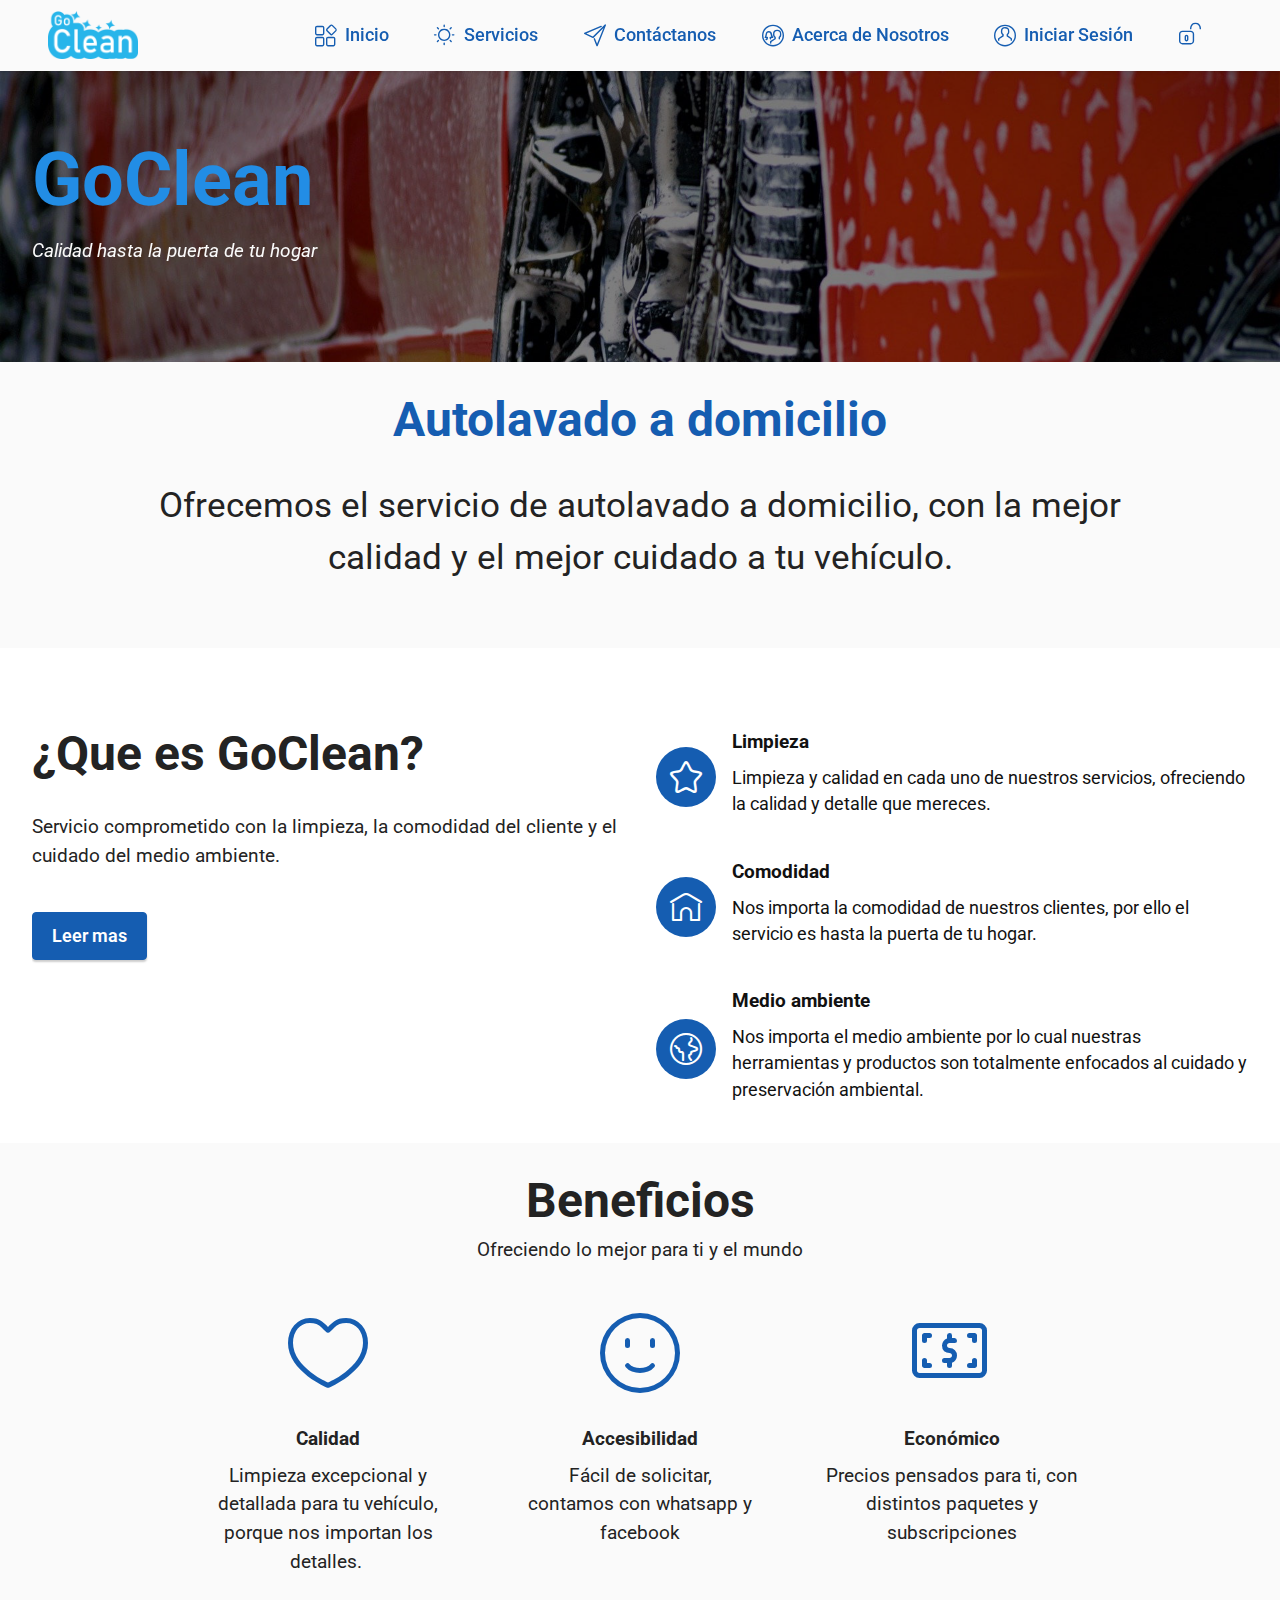
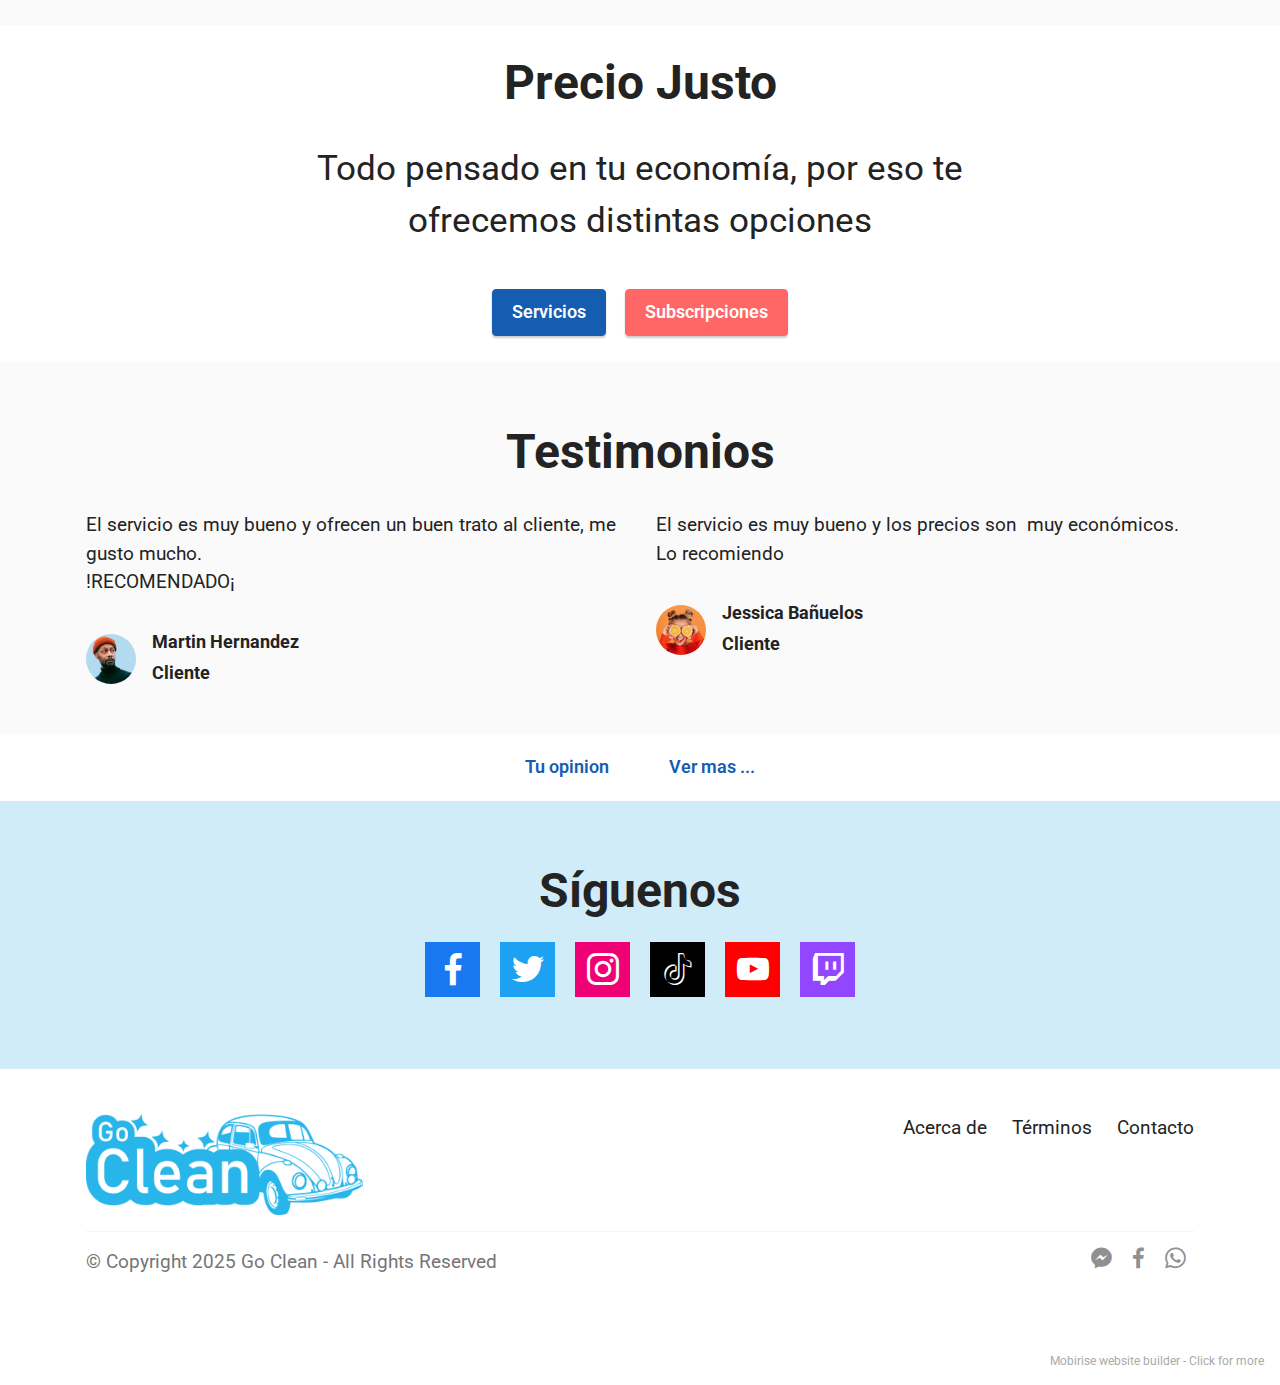
<file: docs/index.html>
<!DOCTYPE html>
<html  >
<head>
  <!-- Site made with Mobirise Website Builder v5.4.1, https://mobirise.com -->
  <meta charset="UTF-8">
  <meta http-equiv="X-UA-Compatible" content="IE=edge">
  <meta name="generator" content="Mobirise v5.4.1, mobirise.com">
  <meta name="viewport" content="width=device-width, initial-scale=1, minimum-scale=1">
  <link rel="shortcut icon" href="assets/images/bocho-128x80.png" type="image/x-icon">
  <meta name="description" content="">
  
  
  <title>GoClean</title>
  <link rel="stylesheet" href="assets/web/assets/mobirise-icons2/mobirise2.css">
  <link rel="stylesheet" href="assets/web/assets/mobirise-icons-bold/mobirise-icons-bold.css">
  <link rel="stylesheet" href="assets/bootstrap/css/bootstrap.min.css">
  <link rel="stylesheet" href="assets/bootstrap/css/bootstrap-grid.min.css">
  <link rel="stylesheet" href="assets/bootstrap/css/bootstrap-reboot.min.css">
  <link rel="stylesheet" href="assets/parallax/jarallax.css">
  <link rel="stylesheet" href="assets/dropdown/css/style.css">
  <link rel="stylesheet" href="assets/socicon/css/styles.css">
  <link rel="stylesheet" href="assets/theme/css/style.css">
  <link rel="preload" href="https://fonts.googleapis.com/css?family=Roboto:100,100i,300,300i,400,400i,500,500i,700,700i,900,900i&display=swap" as="style" onload="this.onload=null;this.rel='stylesheet'">
  <noscript><link rel="stylesheet" href="https://fonts.googleapis.com/css?family=Roboto:100,100i,300,300i,400,400i,500,500i,700,700i,900,900i&display=swap"></noscript>
  <link rel="preload" as="style" href="assets/mobirise/css/mbr-additional.css"><link rel="stylesheet" href="assets/mobirise/css/mbr-additional.css" type="text/css">
  
  
  
  
</head>
<body>
  
  <section data-bs-version="5.1" class="menu menu3 cid-sM88BDBOkU" once="menu" id="menu3-l">
    
    <nav class="navbar navbar-dropdown navbar-fixed-top navbar-expand-lg">
        <div class="container-fluid">
            <div class="navbar-brand">
                <span class="navbar-logo">
                    
                        <img src="assets/images/normal-96x51.png" alt="GoClean" style="height: 3rem;">
                    
                </span>
                
            </div>
            <button class="navbar-toggler" type="button" data-toggle="collapse" data-bs-toggle="collapse" data-target="#navbarSupportedContent" data-bs-target="#navbarSupportedContent" aria-controls="navbarNavAltMarkup" aria-expanded="false" aria-label="Toggle navigation">
                <div class="hamburger">
                    <span></span>
                    <span></span>
                    <span></span>
                    <span></span>
                </div>
            </button>
            <div class="collapse navbar-collapse" id="navbarSupportedContent">
                <ul class="navbar-nav nav-dropdown nav-right" data-app-modern-menu="true"><li class="nav-item"><a class="nav-link link text-primary display-4" href="index.html#top"><span class="mbrib-extension mbr-iconfont mbr-iconfont-btn"></span>Inicio</a></li><li class="nav-item"><a class="nav-link link text-primary display-4" href="page1.html#top"><span class="mbrib-sun mbr-iconfont mbr-iconfont-btn"></span>Servicios</a></li>
                    <li class="nav-item"><a class="nav-link link text-primary display-4" href="page2.html#top"><span class="mbrib-paper-plane mbr-iconfont mbr-iconfont-btn"></span>Contáctanos</a>
                    </li><li class="nav-item"><a class="nav-link link text-primary display-4" href="page3.html#top"><span class="mbrib-users mbr-iconfont mbr-iconfont-btn"></span>Acerca de Nosotros</a></li><li class="nav-item"><a class="nav-link link text-primary display-4" href="page4.html#top"><span class="mbrib-user mbr-iconfont mbr-iconfont-btn"></span>Iniciar Sesión</a></li><li class="nav-item"><a class="nav-link link text-primary display-4" href="page5.html#top"><span class="mbrib-unlock mbr-iconfont mbr-iconfont-btn"></span></a></li></ul>
                
                
            </div>
        </div>
    </nav>
</section>

<section data-bs-version="5.1" class="header4 cid-sM89NGr4vr mbr-parallax-background" id="header4-n">

    
    <div class="mbr-overlay"></div>
    <div class="container-fluid">
        <div class="row">
            <div class="content-wrap">
                <h1 class="mbr-section-title mbr-fonts-style mbr-white mb-3 display-1">
                    <strong>Go</strong><strong>Clean</strong></h1>
                
                <p class="mbr-fonts-style mbr-text mbr-white mb-3 display-7"><em>Calidad hasta la puerta de tu hogar</em></p>

                
            </div>
        </div>
    </div>
</section>

<section data-bs-version="5.1" class="content4 cid-sMinKwXBbp" id="content4-1s">
    
    
    <div class="container-fluid">
        <div class="row justify-content-center">
            <div class="title col-md-12 col-lg-10">
                <h3 class="mbr-section-title mbr-fonts-style align-center mb-4 display-2"><strong>Autolavado&nbsp;a domicilio</strong></h3>
                <h4 class="mbr-section-subtitle align-center mbr-fonts-style mb-4 display-5">Ofrecemos el servicio de autolavado a domicilio, con la mejor calidad y el mejor cuidado a tu vehículo.</h4>
                
            </div>
        </div>
    </div>
</section>

<section data-bs-version="5.1" class="features12 cid-sMiAmQEPe9" id="features13-1y">

    
    
    <div class="container-fluid">
        <div class="row justify-content-center">
            <div class="col-12 col-lg-6">
                <div class="card-wrapper">
                    <div class="card-box align-left">
                        <h4 class="card-title mbr-fonts-style mb-4 display-2">
                            <strong>¿Que es GoClean?</strong>
                        </h4>
                        <p class="mbr-text mbr-fonts-style mb-4 display-7">Servicio comprometido con la limpieza, la comodidad del cliente y el cuidado del medio ambiente.<br></p>
                        <div class="mbr-section-btn"><a class="btn btn-primary display-4" href="page3.html#top">Leer mas</a></div>
                    </div>
                </div>
            </div>
            <div class="col-12 col-lg-6">
                <div class="item mbr-flex">
                    <div class="icon-box">
                        <span class="mbr-iconfont mbrib-star"></span>
                    </div>
                    <div class="text-box">
                        <h4 class="icon-title mbr-black mbr-fonts-style display-7">
                            <strong>Limpieza</strong></h4>
                        <h5 class="icon-text mbr-black mbr-fonts-style display-4">Limpieza y calidad en cada uno de nuestros servicios, ofreciendo la calidad y detalle que mereces.<br></h5>
                    </div>
                </div>
                <div class="item mbr-flex">
                    <div class="icon-box">
                        <span class="mbr-iconfont mbrib-home"></span>
                    </div>
                    <div class="text-box">
                        <h4 class="icon-title mbr-black mbr-fonts-style display-7">
                            <strong>Comodidad</strong></h4>
                        <h5 class="icon-text mbr-black mbr-fonts-style display-4">Nos importa la comodidad de nuestros clientes, por ello el servicio es hasta la puerta de tu hogar.</h5>
                    </div>
                </div>
                <div class="item mbr-flex">
                    <div class="icon-box">
                        <span class="mbr-iconfont mbrib-globe"></span>
                    </div>
                    <div class="text-box">
                        <h4 class="icon-title mbr-black mbr-fonts-style display-7"><strong>Medio ambiente</strong></h4>
                        <h5 class="icon-text mbr-black mbr-fonts-style display-4">Nos importa el medio ambiente por lo cual nuestras herramientas y productos son totalmente enfocados al cuidado y preservación ambiental.&nbsp;</h5>
                    </div>
                </div>
            </div>
        </div>
    </div>
</section>

<section data-bs-version="5.1" class="features1 cid-sMim1Mdx2B" id="features1-1q">
    

    
    <div class="container-fluid">
        <div class="row">
            <div class="col-12 col-lg-9">
                <h3 class="mbr-section-title mbr-fonts-style align-center mb-0 display-2"><strong>Beneficios</strong></h3>
                <h5 class="mbr-section-subtitle mbr-fonts-style align-center mb-0 mt-2 display-7">Ofreciendo lo mejor para ti y el mundo</h5>
            </div>
        </div>
        <div class="row">
            <div class="card col-12 col-md-6 col-lg-3">
                <div class="card-wrapper">
                    <div class="card-box align-center">
                        <div class="iconfont-wrapper">
                            <span class="mbr-iconfont mbrib-hearth"></span>
                        </div>
                        <h5 class="card-title mbr-fonts-style display-7"><strong>Calidad</strong></h5>
                        <p class="card-text mbr-fonts-style display-7">Limpieza excepcional y detallada para tu vehículo, porque nos importan los detalles.&nbsp;</p>
                    </div>
                </div>
            </div>
            <div class="card col-12 col-md-6 col-lg-3">
                <div class="card-wrapper">
                    <div class="card-box align-center">
                        <div class="iconfont-wrapper">
                            <span class="mbr-iconfont mbrib-smile-face"></span>
                        </div>
                        <h5 class="card-title mbr-fonts-style display-7"><strong>Accesibilidad</strong><br></h5>
                        <p class="card-text mbr-fonts-style display-7">Fácil de solicitar, <br>contamos con whatsapp y facebook</p>
                    </div>
                </div>
            </div>
            <div class="card col-12 col-md-6 col-lg-3">
                <div class="card-wrapper">
                    <div class="card-box align-center">
                        <div class="iconfont-wrapper">
                            <span class="mbr-iconfont mbrib-cash"></span>
                        </div>
                        <h5 class="card-title mbr-fonts-style display-7"><strong>Económico</strong><br></h5>
                        <p class="card-text mbr-fonts-style display-7">Precios pensados para ti, con distintos paquetes y subscripciones</p>
                    </div>
                </div>
            </div>
            
        </div>
    </div>
</section>

<section data-bs-version="5.1" class="content4 cid-sNIgr9xqwy" id="content4-2t">
    
    
    <div class="container">
        <div class="row justify-content-center">
            <div class="title col-md-12 col-lg-8">
                <h3 class="mbr-section-title mbr-fonts-style align-center mb-4 display-2"><strong>Precio Justo</strong></h3>
                <h4 class="mbr-section-subtitle align-center mbr-fonts-style mb-4 display-5">Todo pensado en tu economía, por eso te ofrecemos distintas opciones</h4>
                <div class="mbr-section-btn align-center"><a class="btn btn-primary display-4" href="page1.html#content4-2p">Servicios</a>
                    <a class="btn btn-secondary display-4" href="page1.html#content4-2o">Subscripciones</a></div>
            </div>
        </div>
    </div>
</section>

<section data-bs-version="5.1" class="testimonials2 cid-sMis7d4Cp1" id="testimonials2-1t">
    
    
    <div class="container">
        <h3 class="mbr-section-title mbr-fonts-style align-center mb-4 display-2">
            <strong>Testimonios</strong></h3>
        <div class="row justify-content-center">
            <div class="card col-12 col-md-6">
                <p class="mbr-text mbr-fonts-style mb-4 display-7">El servicio es muy bueno y ofrecen un buen trato al cliente, me gusto mucho.<br>!RECOMENDADO¡</p>
                <div class="d-flex mb-md-0 mb-4">
                    <div class="image-wrapper">
                        <img src="assets/images/team1.jpg" alt="Mobirise">
                    </div>
                    <div class="text-wrapper">
                        <p class="name mbr-fonts-style mb-1 display-4"><strong>Martin Hernandez</strong></p>
                        <p class="position mbr-fonts-style display-4">
                            <strong>Cliente</strong></p>
                    </div>
                </div>
            </div>
            <div class="card col-12 col-md-6">
                <p class="mbr-text mbr-fonts-style mb-4 display-7">El servicio es muy bueno y los precios son&nbsp; muy económicos.<br>Lo recomiendo</p>
                <div class="d-flex mb-md-0 mb-4">
                    <div class="image-wrapper">
                        <img src="assets/images/team2.jpg" alt="Mobirise">
                    </div>
                    <div class="text-wrapper">
                        <p class="name mbr-fonts-style mb-1 display-4">
                            <strong>Jessica Bañuelos</strong></p>
                        <p class="position mbr-fonts-style display-4">
                            <strong>Cliente</strong></p>
                    </div>
                </div>
            </div>
        </div>
    </div>
</section>

<section data-bs-version="5.1" class="content11 cid-sMitWeZkx2" id="content11-1w">
    
    <div class="container-fluid">
        <div class="row justify-content-center">
            <div class="col-md-12 col-lg-4">
                <div class="mbr-section-btn align-center"><a class="btn btn-primary-outline display-4" href="">Tu opinion</a>
                    <a class="btn btn-primary-outline display-4" href="">Ver mas ...</a></div>
            </div>
        </div>
    </div>
</section>

<section data-bs-version="5.1" class="share3 cid-sNRg2V5SbH" id="share3-2v">
    
     
    
    

    <div class="container">
        <div class="media-container-row">
            <div class="col-12">
                <h3 class="mbr-section-title align-center mb-3 mbr-fonts-style display-2"><strong>Síguenos</strong></h3>
                <div class="social-list align-center">
                   
                    <a class="iconfont-wrapper bg-facebook m-2 " target="_blank" href="https://www.facebook.com/AutolavadoGoClean">
                            <span class="socicon-facebook socicon"></span>
                        </a>
                        <a class="iconfont-wrapper bg-twitter m-2" href="https://twitter.com/OsvaldoAbraha10" target="_blank">
                            <span class="socicon-twitter socicon"></span>
                        </a>
                        <a class="iconfont-wrapper bg-instagram m-2" href="https://www.instagram.com/osvaldo_29n/?hl=es" target="_blank">
                            <span class="socicon-instagram socicon"></span>
                        </a>
                        
                        
                        
                        
                        
                        <a class="iconfont-wrapper bg-tiktok m-2" href="https://www.tiktok.com/@overstingray?lang=es" target="_blank">
                            <span class="socicon-tiktok socicon"></span>
                        </a>
                        <a class="iconfont-wrapper bg-youtube m-2" href="https://www.youtube.com/channel/UCyO3H9w9QXUjl1ZYpX5EP-Q" target="_blank">
                            <span class="socicon-youtube socicon"></span>
                        </a>
                        <a class="iconfont-wrapper bg-twitch m-2" href="https://www.twitch.tv/overstingray1" target="_blank">
                            <span class="socicon-twitch socicon"></span>
                        </a>
                </div>
            </div>
        </div>
    </div>
</section>

<section data-bs-version="5.1" class="footer5 cid-sNIlsFFAsE" once="footers" id="footer5-2u">

    

    

    <div class="container">
        <div class="media-container-row">
            <div class="col-md-3 col-6">
                <div class="media-wrap">
                    <a href="index.html#top">
                        <img src="assets/images/goclean1-337x123.png" alt="logo">
                    </a>
                </div>
            </div>
            <div class="col-9 col-6">
                <p class="mbr-text align-right links mbr-fonts-style display-7">
                    <a href="page3.html#top" class="text-black text-primary">Acerca de</a>&nbsp; &nbsp; &nbsp;<a href="page3.html#top" class="text-black">Términos</a>&nbsp; &nbsp; &nbsp;<a href="page2.html#top" class="text-black text-primary">Contacto</a></p>
            </div>
        </div>
        <!-- <div class="media-container-row">
            <div class="col-md-12"> -->
        <div class="footer-lower">
            <div class="media-container-row">
                <div class="col-md-12">
                    <hr>
                </div>
            </div>
            <div class="media-container-row">
                <div class="col-md-6 copyright">
                    <p class="mbr-text mbr-fonts-style display-7">
                        © Copyright 2025 Go Clean - All Rights Reserved
                    </p>
                </div>
                <div class="col-md-6">
                    <div class="social-list align-right">
                        <div class="soc-item">
                            <a href="page2.html#top" target="_blank">
                                <span class="mbr-iconfont mbr-iconfont-social socicon-messenger socicon"></span>
                            </a>
                        </div>
                        <div class="soc-item">
                            <a href="https://www.facebook.com/AutolavadoGoClean" target="_blank">
                                <span class="mbr-iconfont mbr-iconfont-social socicon-facebook socicon"></span>
                            </a>
                        </div>
                        <div class="soc-item">
                            <a href="https://wa.me/3314384833">
                                <span class="mbr-iconfont mbr-iconfont-social socicon-whatsapp socicon"></span>
                            </a>
                        </div>
                        
                        
                        
                    </div>
                </div>
            </div>
            <!-- </div>
            </div> -->
        </div>

    </div>
</section><section style="background-color: #fff; font-family: -apple-system, BlinkMacSystemFont, 'Segoe UI', 'Roboto', 'Helvetica Neue', Arial, sans-serif; color:#aaa; font-size:12px; padding: 0; align-items: center; display: flex;"><a href="https://mobirise.site/a" style="flex: 1 1; height: 3rem; padding-left: 1rem;"></a><p style="flex: 0 0 auto; margin:0; padding-right:1rem;">Mobirise website builder - <a href="https://mobirise.site/o" style="color:#aaa;">Click for more</a></p></section><script src="assets/bootstrap/js/bootstrap.bundle.min.js"></script>  <script src="assets/parallax/jarallax.js"></script>  <script src="assets/smoothscroll/smooth-scroll.js"></script>  <script src="assets/ytplayer/index.js"></script>  <script src="assets/dropdown/js/navbar-dropdown.js"></script>  <script src="assets/theme/js/script.js"></script>  
  
  
</body>
</html>
</file>
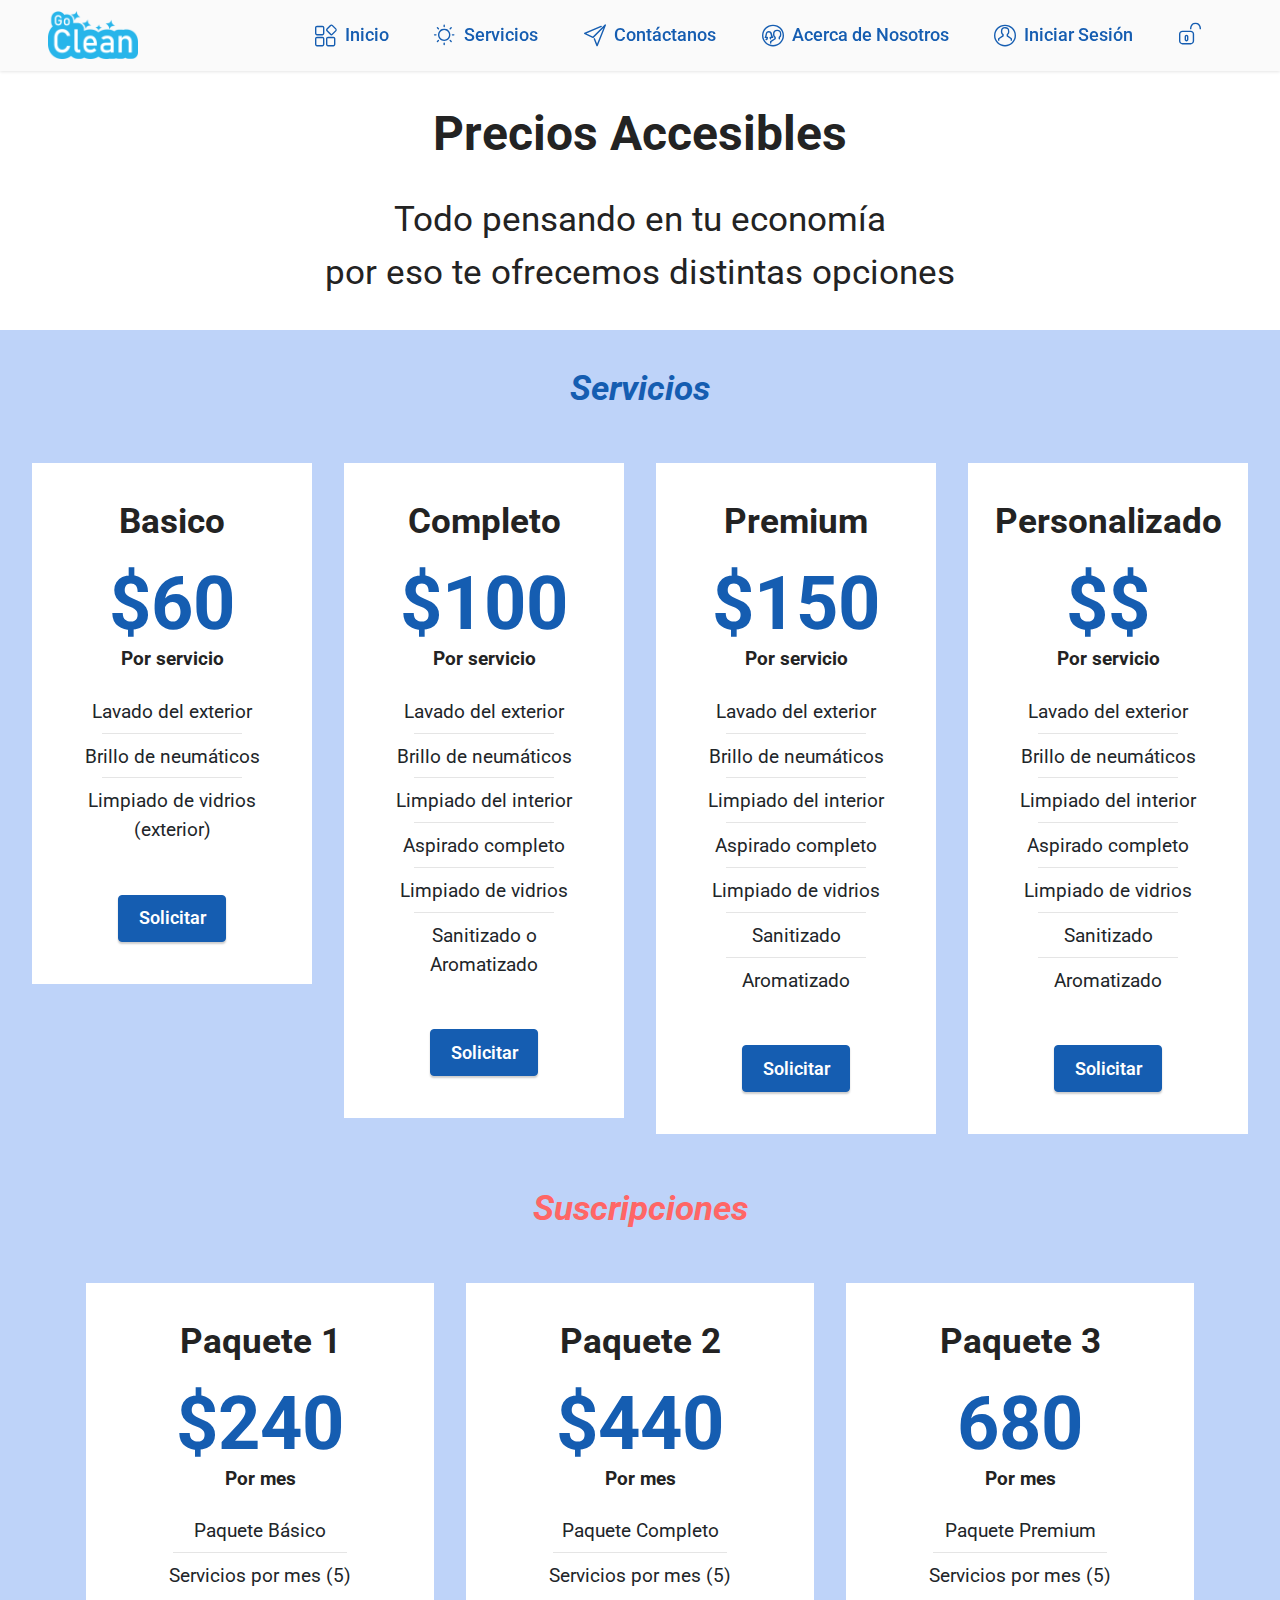
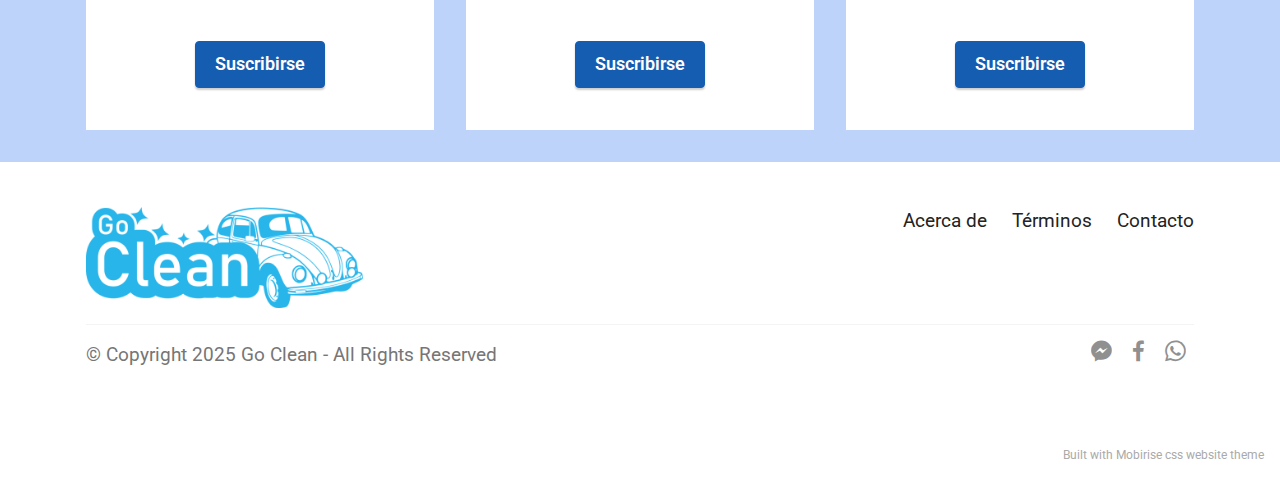
<file: docs/page1.html>
<!DOCTYPE html>
<html  >
<head>
  <!-- Site made with Mobirise Website Builder v5.4.1, https://mobirise.com -->
  <meta charset="UTF-8">
  <meta http-equiv="X-UA-Compatible" content="IE=edge">
  <meta name="generator" content="Mobirise v5.4.1, mobirise.com">
  <meta name="viewport" content="width=device-width, initial-scale=1, minimum-scale=1">
  <link rel="shortcut icon" href="assets/images/bocho-128x80.png" type="image/x-icon">
  <meta name="description" content="">
  
  
  <title>Servicios</title>
  <link rel="stylesheet" href="assets/web/assets/mobirise-icons-bold/mobirise-icons-bold.css">
  <link rel="stylesheet" href="assets/bootstrap/css/bootstrap.min.css">
  <link rel="stylesheet" href="assets/bootstrap/css/bootstrap-grid.min.css">
  <link rel="stylesheet" href="assets/bootstrap/css/bootstrap-reboot.min.css">
  <link rel="stylesheet" href="assets/dropdown/css/style.css">
  <link rel="stylesheet" href="assets/socicon/css/styles.css">
  <link rel="stylesheet" href="assets/theme/css/style.css">
  <link rel="preload" href="https://fonts.googleapis.com/css?family=Roboto:100,100i,300,300i,400,400i,500,500i,700,700i,900,900i&display=swap" as="style" onload="this.onload=null;this.rel='stylesheet'">
  <noscript><link rel="stylesheet" href="https://fonts.googleapis.com/css?family=Roboto:100,100i,300,300i,400,400i,500,500i,700,700i,900,900i&display=swap"></noscript>
  <link rel="preload" as="style" href="assets/mobirise/css/mbr-additional.css"><link rel="stylesheet" href="assets/mobirise/css/mbr-additional.css" type="text/css">
  
  
  
  
</head>
<body>
  
  <section data-bs-version="5.1" class="menu menu3 cid-sM88BDBOkU" once="menu" id="menu3-29">
    
    <nav class="navbar navbar-dropdown navbar-fixed-top navbar-expand-lg">
        <div class="container-fluid">
            <div class="navbar-brand">
                <span class="navbar-logo">
                    
                        <img src="assets/images/normal-96x51.png" alt="GoClean" style="height: 3rem;">
                    
                </span>
                
            </div>
            <button class="navbar-toggler" type="button" data-toggle="collapse" data-bs-toggle="collapse" data-target="#navbarSupportedContent" data-bs-target="#navbarSupportedContent" aria-controls="navbarNavAltMarkup" aria-expanded="false" aria-label="Toggle navigation">
                <div class="hamburger">
                    <span></span>
                    <span></span>
                    <span></span>
                    <span></span>
                </div>
            </button>
            <div class="collapse navbar-collapse" id="navbarSupportedContent">
                <ul class="navbar-nav nav-dropdown nav-right" data-app-modern-menu="true"><li class="nav-item"><a class="nav-link link text-primary display-4" href="index.html#top"><span class="mbrib-extension mbr-iconfont mbr-iconfont-btn"></span>Inicio</a></li><li class="nav-item"><a class="nav-link link text-primary display-4" href="page1.html#top"><span class="mbrib-sun mbr-iconfont mbr-iconfont-btn"></span>Servicios</a></li>
                    <li class="nav-item"><a class="nav-link link text-primary display-4" href="page2.html#top"><span class="mbrib-paper-plane mbr-iconfont mbr-iconfont-btn"></span>Contáctanos</a>
                    </li><li class="nav-item"><a class="nav-link link text-primary display-4" href="page3.html#top"><span class="mbrib-users mbr-iconfont mbr-iconfont-btn"></span>Acerca de Nosotros</a></li><li class="nav-item"><a class="nav-link link text-primary display-4" href="page4.html#top"><span class="mbrib-user mbr-iconfont mbr-iconfont-btn"></span>Iniciar Sesión</a></li><li class="nav-item"><a class="nav-link link text-primary display-4" href="page5.html#top"><span class="mbrib-unlock mbr-iconfont mbr-iconfont-btn"></span></a></li></ul>
                
                
            </div>
        </div>
    </nav>
</section>

<section data-bs-version="5.1" class="content4 cid-sMkov65T2P" id="content4-2j">
    
    
    <div class="container">
        <div class="row justify-content-center">
            <div class="title col-md-12 col-lg-8">
                <h3 class="mbr-section-title mbr-fonts-style align-center mb-4 display-2"><strong>Precios Accesibles</strong></h3>
                <h4 class="mbr-section-subtitle align-center mbr-fonts-style mb-4 display-5">Todo pensando en tu economía<br> por eso te ofrecemos distintas opciones</h4>
                
            </div>
        </div>
    </div>
</section>

<section data-bs-version="5.1" class="content4 cid-sMkt4NPP4y" id="content4-2p">
    
    
    <div class="container-fluid">
        <div class="row justify-content-center">
            <div class="title col-md-12 col-lg-6">
                
                <h4 class="mbr-section-subtitle align-center mbr-fonts-style mb-4 display-5"><font color="#155db1"><strong><em>Servicios</em></strong></font><br></h4>
                
            </div>
        </div>
    </div>
</section>

<section data-bs-version="5.1" class="pricing2 cid-sMkotuSo8F" id="pricing2-2h">
    

    
    <div class="container-fluid">
        <div class="row justify-content-center">
            <div class="col-12 col-md-6 align-center col-lg-3">
                <div class="plan">
                    <div class="plan-header">
                        <h6 class="plan-title mbr-fonts-style mb-3 display-5"><strong>Basico</strong></h6>
                        <div class="plan-price">
                            <p class="price mbr-fonts-style m-0 display-1"><strong>$60</strong></p>
                            <p class="price-term mbr-fonts-style mb-3 display-7"><strong>Por servicio</strong></p>
                        </div>
                    </div>
                    <div class="plan-body">
                        <div class="plan-list mb-4">
                            <ul class="list-group mbr-fonts-style list-group-flush display-7">
                                <li class="list-group-item">Lavado del exterior</li><li class="list-group-item">Brillo de neumáticos</li><li class="list-group-item">Limpiado de vidrios (exterior)</li>
                            </ul>
                        </div>
                        <div class="mbr-section-btn text-center"><a href="https://mobiri.se" class="btn btn-primary display-4">Solicitar</a></div>
                    </div>
                </div>
            </div>
            <div class="col-12 col-md-6 align-center col-lg-3">
                <div class="plan">
                    <div class="plan-header">
                        <h6 class="plan-title mbr-fonts-style mb-3 display-5">
                            <strong>Completo</strong></h6>
                        <div class="plan-price">
                            <p class="price mbr-fonts-style m-0 display-1"><strong>$100</strong></p>
                            <p class="price-term mbr-fonts-style mb-3 display-7"><strong>Por servicio</strong></p>
                        </div>
                    </div>
                    <div class="plan-body">
                        <div class="plan-list mb-4">
                            <ul class="list-group mbr-fonts-style list-group-flush display-7">
                                <li class="list-group-item">Lavado del exterior</li><li class="list-group-item">Brillo de neumáticos</li><li class="list-group-item">Limpiado del interior</li><li class="list-group-item">Aspirado completo</li><li class="list-group-item">Limpiado de vidrios</li><li class="list-group-item">Sanitizado o Aromatizado</li>
                            </ul>
                        </div>
                        <div class="mbr-section-btn text-center"><a href="https://mobiri.se" class="btn btn-primary display-4">Solicitar</a></div>
                    </div>
                </div>
            </div>
            <div class="col-12 col-md-6 align-center col-lg-3">
                <div class="plan">
                    <div class="plan-header">
                        <h6 class="plan-title mbr-fonts-style mb-3 display-5"><strong>Premium</strong></h6>
                        <div class="plan-price">
                            <p class="price mbr-fonts-style m-0 display-1"><strong>$150</strong></p>
                            <p class="price-term mbr-fonts-style mb-3 display-7"><strong>Por servicio</strong></p>
                        </div>
                    </div>
                    <div class="plan-body">
                        <div class="plan-list mb-4">
                            <ul class="list-group mbr-fonts-style list-group-flush display-7">
                                <li class="list-group-item">Lavado del exterior</li><li class="list-group-item">Brillo de neumáticos</li><li class="list-group-item">Limpiado del interior</li><li class="list-group-item">Aspirado completo</li><li class="list-group-item">Limpiado de vidrios</li><li class="list-group-item">Sanitizado</li><li class="list-group-item">Aromatizado</li>
                            </ul>
                        </div>
                        <div class="mbr-section-btn text-center"><a href="https://mobiri.se" class="btn btn-primary display-4">Solicitar</a></div>
                    </div>
                </div>
            </div>
            <div class="col-12 col-md-6 align-center col-lg-3">
                <div class="plan">
                    <div class="plan-header">
                        <h6 class="plan-title mbr-fonts-style mb-3 display-5">
                            <strong>Personalizado</strong></h6>
                        <div class="plan-price">
                            <p class="price mbr-fonts-style m-0 display-1"><strong>$$</strong></p>
                            <p class="price-term mbr-fonts-style mb-3 display-7"><strong>Por servicio</strong></p>
                        </div>
                    </div>
                    <div class="plan-body">
                        <div class="plan-list mb-4">
                            <ul class="list-group mbr-fonts-style list-group-flush display-7">
                                <li class="list-group-item">Lavado del exterior
</li><li class="list-group-item">Brillo de neumáticos
</li><li class="list-group-item">Limpiado del interior
</li><li class="list-group-item">Aspirado completo
</li><li class="list-group-item">Limpiado de vidrios
</li><li class="list-group-item">Sanitizado</li><li class="list-group-item">Aromatizado</li>
                            </ul>
                        </div>
                        <div class="mbr-section-btn text-center"><a href="https://mobiri.se" class="btn btn-primary display-4">Solicitar</a></div>
                    </div>
                </div>
            </div>
        </div>
    </div>
</section>

<section data-bs-version="5.1" class="content4 cid-sMksjvlyGh" id="content4-2o">
    
    
    <div class="container-fluid">
        <div class="row justify-content-center">
            <div class="title col-md-12 col-lg-6">
                
                <h4 class="mbr-section-subtitle align-center mbr-fonts-style mb-4 display-5"><font color="#ff6666"><strong><em>Suscripciones</em></strong></font><br></h4>
                
            </div>
        </div>
    </div>
</section>

<section data-bs-version="5.1" class="pricing2 cid-sMkotXorg9" id="pricing2-2i">
    

    
    <div class="container">
        <div class="row justify-content-center">
            <div class="col-12 col-md-6 align-center col-lg-4">
                <div class="plan">
                    <div class="plan-header">
                        <h6 class="plan-title mbr-fonts-style mb-3 display-5">
                            <strong>Paquete 1</strong></h6>
                        <div class="plan-price">
                            <p class="price mbr-fonts-style m-0 display-1"><strong>$240</strong></p>
                            <p class="price-term mbr-fonts-style mb-3 display-7"><strong>Por mes</strong></p>
                        </div>
                    </div>
                    <div class="plan-body">
                        <div class="plan-list mb-4">
                            <ul class="list-group mbr-fonts-style list-group-flush display-7">
                                <li class="list-group-item">Paquete Básico</li><li class="list-group-item">Servicios por mes (5)</li>
                            </ul>
                        </div>
                        <div class="mbr-section-btn text-center"><a href="https://mobiri.se" class="btn btn-primary display-4">Suscribirse</a></div>
                    </div>
                </div>
            </div>
            <div class="col-12 col-md-6 align-center col-lg-4">
                <div class="plan">
                    <div class="plan-header">
                        <h6 class="plan-title mbr-fonts-style mb-3 display-5">
                            <strong>Paquete 2</strong></h6>
                        <div class="plan-price">
                            <p class="price mbr-fonts-style m-0 display-1"><strong>$440</strong></p>
                            <p class="price-term mbr-fonts-style mb-3 display-7"><strong>Por mes</strong></p>
                        </div>
                    </div>
                    <div class="plan-body">
                        <div class="plan-list mb-4">
                            <ul class="list-group mbr-fonts-style list-group-flush display-7">
                                <li class="list-group-item">Paquete Completo</li><li class="list-group-item">Servicios por mes (5)</li>
                            </ul>
                        </div>
                        <div class="mbr-section-btn text-center"><a href="https://mobiri.se" class="btn btn-primary display-4">Suscribirse</a></div>
                    </div>
                </div>
            </div>
            <div class="col-12 col-md-6 align-center col-lg-4">
                <div class="plan">
                    <div class="plan-header">
                        <h6 class="plan-title mbr-fonts-style mb-3 display-5"><strong>Paquete 3</strong></h6>
                        <div class="plan-price">
                            <p class="price mbr-fonts-style m-0 display-1"><strong>680</strong></p>
                            <p class="price-term mbr-fonts-style mb-3 display-7"><strong>Por mes</strong></p>
                        </div>
                    </div>
                    <div class="plan-body">
                        <div class="plan-list mb-4">
                            <ul class="list-group mbr-fonts-style list-group-flush display-7">
                                <li class="list-group-item">Paquete Premium</li><li class="list-group-item">Servicios por mes (5)</li>
                            </ul>
                        </div>
                        <div class="mbr-section-btn text-center"><a href="https://mobiri.se" class="btn btn-primary display-4">Suscribirse</a></div>
                    </div>
                </div>
            </div>
            
        </div>
    </div>
</section>

<section data-bs-version="5.1" class="footer5 cid-sNIlsFFAsE" once="footers" id="footer5-2u">

    

    

    <div class="container">
        <div class="media-container-row">
            <div class="col-md-3 col-6">
                <div class="media-wrap">
                    <a href="index.html#top">
                        <img src="assets/images/goclean1-337x123.png" alt="logo">
                    </a>
                </div>
            </div>
            <div class="col-9 col-6">
                <p class="mbr-text align-right links mbr-fonts-style display-7">
                    <a href="page3.html#top" class="text-black text-primary">Acerca de</a>&nbsp; &nbsp; &nbsp;<a href="page3.html#top" class="text-black">Términos</a>&nbsp; &nbsp; &nbsp;<a href="page2.html#top" class="text-black text-primary">Contacto</a></p>
            </div>
        </div>
        <!-- <div class="media-container-row">
            <div class="col-md-12"> -->
        <div class="footer-lower">
            <div class="media-container-row">
                <div class="col-md-12">
                    <hr>
                </div>
            </div>
            <div class="media-container-row">
                <div class="col-md-6 copyright">
                    <p class="mbr-text mbr-fonts-style display-7">
                        © Copyright 2025 Go Clean - All Rights Reserved
                    </p>
                </div>
                <div class="col-md-6">
                    <div class="social-list align-right">
                        <div class="soc-item">
                            <a href="page2.html#top" target="_blank">
                                <span class="mbr-iconfont mbr-iconfont-social socicon-messenger socicon"></span>
                            </a>
                        </div>
                        <div class="soc-item">
                            <a href="https://www.facebook.com/AutolavadoGoClean" target="_blank">
                                <span class="mbr-iconfont mbr-iconfont-social socicon-facebook socicon"></span>
                            </a>
                        </div>
                        <div class="soc-item">
                            <a href="https://wa.me/3314384833">
                                <span class="mbr-iconfont mbr-iconfont-social socicon-whatsapp socicon"></span>
                            </a>
                        </div>
                        
                        
                        
                    </div>
                </div>
            </div>
            <!-- </div>
            </div> -->
        </div>

    </div>
</section><section style="background-color: #fff; font-family: -apple-system, BlinkMacSystemFont, 'Segoe UI', 'Roboto', 'Helvetica Neue', Arial, sans-serif; color:#aaa; font-size:12px; padding: 0; align-items: center; display: flex;"><a href="https://mobirise.site/y" style="flex: 1 1; height: 3rem; padding-left: 1rem;"></a><p style="flex: 0 0 auto; margin:0; padding-right:1rem;"><a href="https://mobirise.site/t" style="color:#aaa;">Built</a> with Mobirise css website theme</p></section><script src="assets/bootstrap/js/bootstrap.bundle.min.js"></script>  <script src="assets/smoothscroll/smooth-scroll.js"></script>  <script src="assets/ytplayer/index.js"></script>  <script src="assets/dropdown/js/navbar-dropdown.js"></script>  <script src="assets/theme/js/script.js"></script>  
  
  
</body>
</html>
</file>
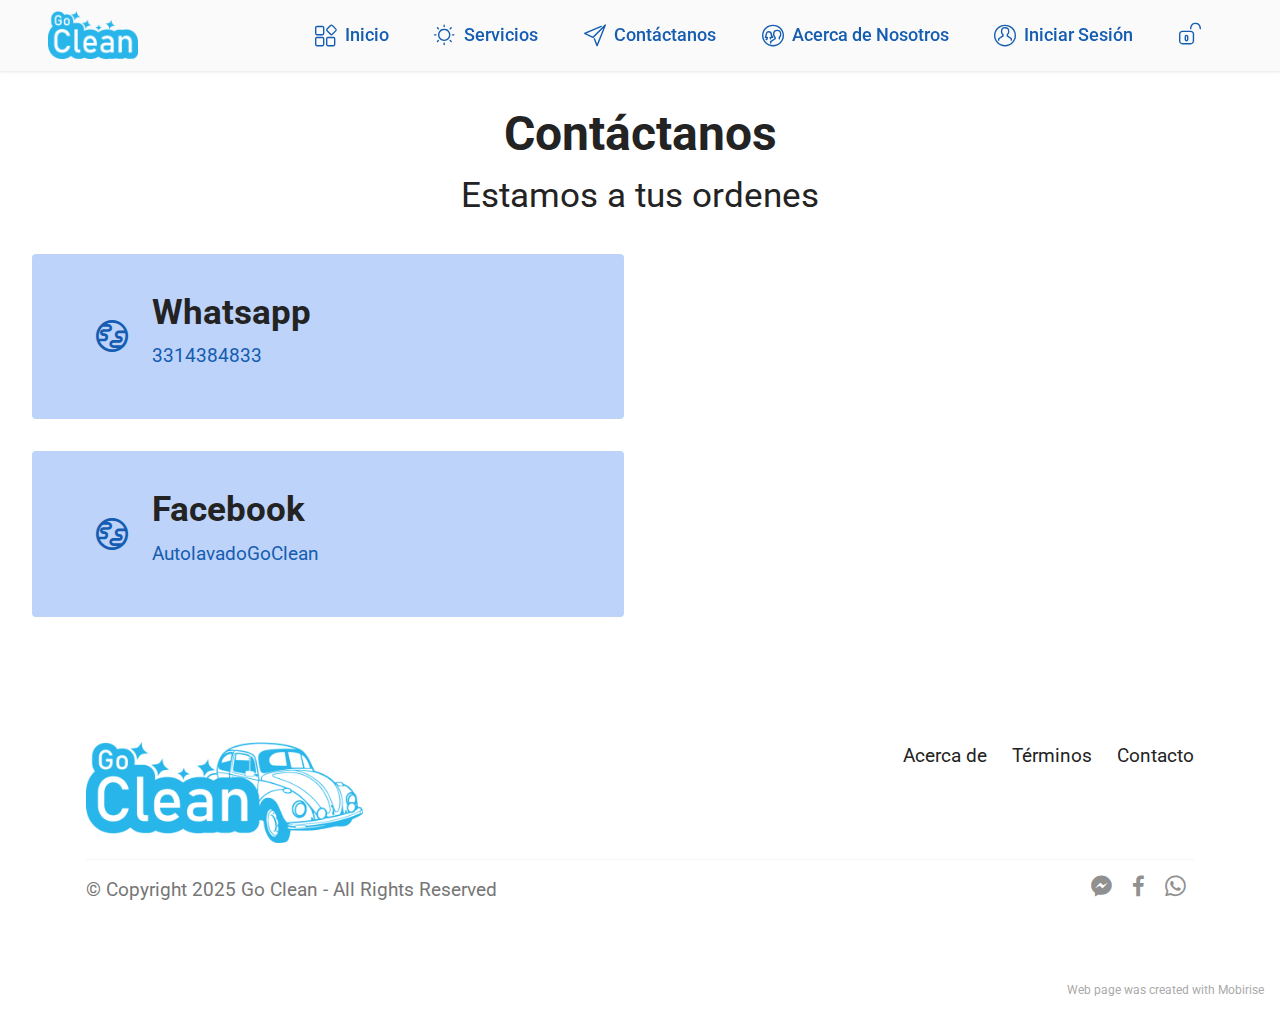
<file: docs/page2.html>
<!DOCTYPE html>
<html  >
<head>
  <!-- Site made with Mobirise Website Builder v5.4.1, https://mobirise.com -->
  <meta charset="UTF-8">
  <meta http-equiv="X-UA-Compatible" content="IE=edge">
  <meta name="generator" content="Mobirise v5.4.1, mobirise.com">
  <meta name="viewport" content="width=device-width, initial-scale=1, minimum-scale=1">
  <link rel="shortcut icon" href="assets/images/bocho-128x80.png" type="image/x-icon">
  <meta name="description" content="">
  
  
  <title>Contacto</title>
  <link rel="stylesheet" href="assets/web/assets/mobirise-icons-bold/mobirise-icons-bold.css">
  <link rel="stylesheet" href="assets/web/assets/mobirise-icons2/mobirise2.css">
  <link rel="stylesheet" href="assets/bootstrap/css/bootstrap.min.css">
  <link rel="stylesheet" href="assets/bootstrap/css/bootstrap-grid.min.css">
  <link rel="stylesheet" href="assets/bootstrap/css/bootstrap-reboot.min.css">
  <link rel="stylesheet" href="assets/dropdown/css/style.css">
  <link rel="stylesheet" href="assets/socicon/css/styles.css">
  <link rel="stylesheet" href="assets/theme/css/style.css">
  <link rel="preload" href="https://fonts.googleapis.com/css?family=Roboto:100,100i,300,300i,400,400i,500,500i,700,700i,900,900i&display=swap" as="style" onload="this.onload=null;this.rel='stylesheet'">
  <noscript><link rel="stylesheet" href="https://fonts.googleapis.com/css?family=Roboto:100,100i,300,300i,400,400i,500,500i,700,700i,900,900i&display=swap"></noscript>
  <link rel="preload" as="style" href="assets/mobirise/css/mbr-additional.css"><link rel="stylesheet" href="assets/mobirise/css/mbr-additional.css" type="text/css">
  
  
  
  
</head>
<body>
  
  <section data-bs-version="5.1" class="menu menu3 cid-sM88BDBOkU" once="menu" id="menu3-2b">
    
    <nav class="navbar navbar-dropdown navbar-fixed-top navbar-expand-lg">
        <div class="container-fluid">
            <div class="navbar-brand">
                <span class="navbar-logo">
                    
                        <img src="assets/images/normal-96x51.png" alt="GoClean" style="height: 3rem;">
                    
                </span>
                
            </div>
            <button class="navbar-toggler" type="button" data-toggle="collapse" data-bs-toggle="collapse" data-target="#navbarSupportedContent" data-bs-target="#navbarSupportedContent" aria-controls="navbarNavAltMarkup" aria-expanded="false" aria-label="Toggle navigation">
                <div class="hamburger">
                    <span></span>
                    <span></span>
                    <span></span>
                    <span></span>
                </div>
            </button>
            <div class="collapse navbar-collapse" id="navbarSupportedContent">
                <ul class="navbar-nav nav-dropdown nav-right" data-app-modern-menu="true"><li class="nav-item"><a class="nav-link link text-primary display-4" href="index.html#top"><span class="mbrib-extension mbr-iconfont mbr-iconfont-btn"></span>Inicio</a></li><li class="nav-item"><a class="nav-link link text-primary display-4" href="page1.html#top"><span class="mbrib-sun mbr-iconfont mbr-iconfont-btn"></span>Servicios</a></li>
                    <li class="nav-item"><a class="nav-link link text-primary display-4" href="page2.html#top"><span class="mbrib-paper-plane mbr-iconfont mbr-iconfont-btn"></span>Contáctanos</a>
                    </li><li class="nav-item"><a class="nav-link link text-primary display-4" href="page3.html#top"><span class="mbrib-users mbr-iconfont mbr-iconfont-btn"></span>Acerca de Nosotros</a></li><li class="nav-item"><a class="nav-link link text-primary display-4" href="page4.html#top"><span class="mbrib-user mbr-iconfont mbr-iconfont-btn"></span>Iniciar Sesión</a></li><li class="nav-item"><a class="nav-link link text-primary display-4" href="page5.html#top"><span class="mbrib-unlock mbr-iconfont mbr-iconfont-btn"></span></a></li></ul>
                
                
            </div>
        </div>
    </nav>
</section>

<section data-bs-version="5.1" class="contacts3 map1 cid-sMkpiAbjpj" id="contacts3-2m">

    
    
    <div class="container-fluid">
        <div class="mbr-section-head">
            <h3 class="mbr-section-title mbr-fonts-style align-center mb-0 display-2"><strong>Contáctanos</strong></h3>
            <h4 class="mbr-section-subtitle mbr-fonts-style align-center mb-0 mt-2 display-5">
                Estamos a tus ordenes</h4>
        </div>
        <div class="row justify-content-center mt-4">
            <div class="card col-12 col-md-6">
                <div class="card-wrapper">
                    <div class="image-wrapper">
                        <span class="mbr-iconfont mobi-mbri-globe mobi-mbri"></span>
                    </div>
                    <div class="text-wrapper">
                        <h6 class="card-title mbr-fonts-style mb-1 display-5">
                            <strong>Whatsapp</strong></h6>
                        <p class="mbr-text mbr-fonts-style display-7"><a href="https://wa.me/3314384833" class="text-primary">3314384833</a></p>
                    </div>
                </div>
                <div class="card-wrapper">
                    <div class="image-wrapper">
                        <span class="mbr-iconfont mobi-mbri-globe mobi-mbri"></span>
                    </div>
                    <div class="text-wrapper">
                        <h6 class="card-title mbr-fonts-style mb-1 display-5">
                            <strong>Facebook</strong></h6>
                        <p class="mbr-text mbr-fonts-style display-7"><a href="https://www.facebook.com/AutolavadoGoClean" class="text-primary" target="_blank">AutolavadoGoClean</a></p>
                    </div>
                </div>
            </div>
            <div class="map-wrapper col-12 col-md-6">
                <div class="google-map"></div>
            </div>
        </div>
    </div>
</section>

<section data-bs-version="5.1" class="footer5 cid-sNIlsFFAsE" once="footers" id="footer5-2u">

    

    

    <div class="container">
        <div class="media-container-row">
            <div class="col-md-3 col-6">
                <div class="media-wrap">
                    <a href="index.html#top">
                        <img src="assets/images/goclean1-337x123.png" alt="logo">
                    </a>
                </div>
            </div>
            <div class="col-9 col-6">
                <p class="mbr-text align-right links mbr-fonts-style display-7">
                    <a href="page3.html#top" class="text-black text-primary">Acerca de</a>&nbsp; &nbsp; &nbsp;<a href="page3.html#top" class="text-black">Términos</a>&nbsp; &nbsp; &nbsp;<a href="page2.html#top" class="text-black text-primary">Contacto</a></p>
            </div>
        </div>
        <!-- <div class="media-container-row">
            <div class="col-md-12"> -->
        <div class="footer-lower">
            <div class="media-container-row">
                <div class="col-md-12">
                    <hr>
                </div>
            </div>
            <div class="media-container-row">
                <div class="col-md-6 copyright">
                    <p class="mbr-text mbr-fonts-style display-7">
                        © Copyright 2025 Go Clean - All Rights Reserved
                    </p>
                </div>
                <div class="col-md-6">
                    <div class="social-list align-right">
                        <div class="soc-item">
                            <a href="page2.html#top" target="_blank">
                                <span class="mbr-iconfont mbr-iconfont-social socicon-messenger socicon"></span>
                            </a>
                        </div>
                        <div class="soc-item">
                            <a href="https://www.facebook.com/AutolavadoGoClean" target="_blank">
                                <span class="mbr-iconfont mbr-iconfont-social socicon-facebook socicon"></span>
                            </a>
                        </div>
                        <div class="soc-item">
                            <a href="https://wa.me/3314384833">
                                <span class="mbr-iconfont mbr-iconfont-social socicon-whatsapp socicon"></span>
                            </a>
                        </div>
                        
                        
                        
                    </div>
                </div>
            </div>
            <!-- </div>
            </div> -->
        </div>

    </div>
</section><section style="background-color: #fff; font-family: -apple-system, BlinkMacSystemFont, 'Segoe UI', 'Roboto', 'Helvetica Neue', Arial, sans-serif; color:#aaa; font-size:12px; padding: 0; align-items: center; display: flex;"><a href="https://mobirise.site/a" style="flex: 1 1; height: 3rem; padding-left: 1rem;"></a><p style="flex: 0 0 auto; margin:0; padding-right:1rem;">Web page <a href="https://mobirise.site/f" style="color:#aaa;">was created</a> with Mobirise</p></section><script src="assets/bootstrap/js/bootstrap.bundle.min.js"></script>  <script src="assets/smoothscroll/smooth-scroll.js"></script>  <script src="assets/ytplayer/index.js"></script>  <script src="assets/dropdown/js/navbar-dropdown.js"></script>  <script src="assets/theme/js/script.js"></script>  
  
  
</body>
</html>
</file>
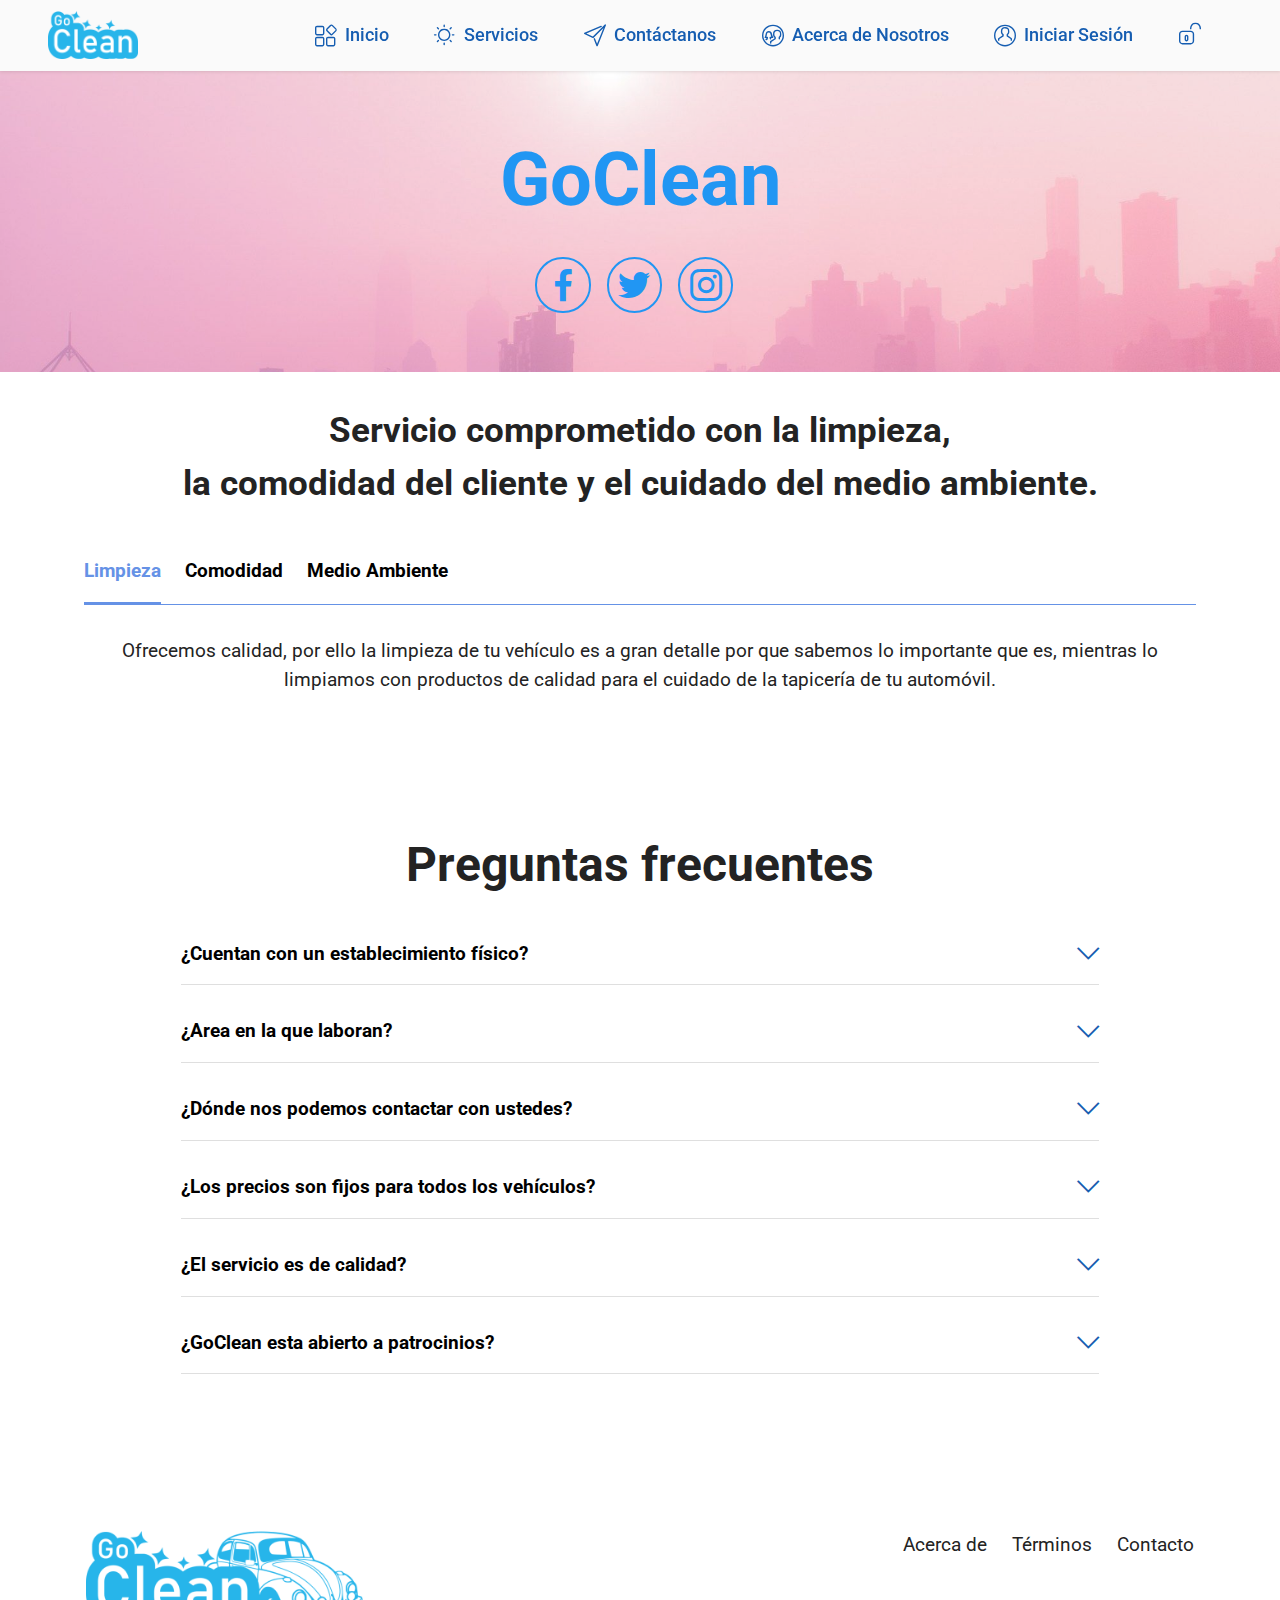
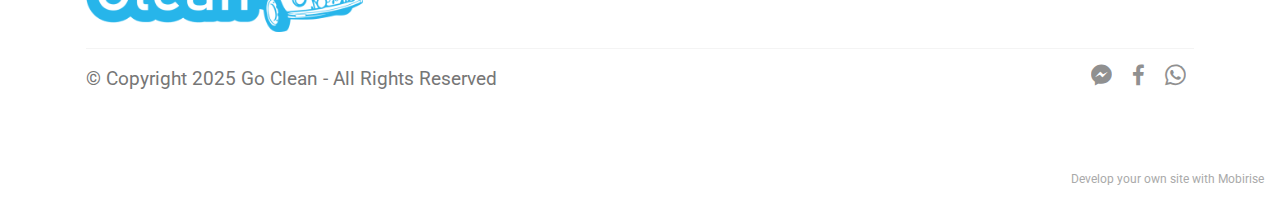
<file: docs/page3.html>
<!DOCTYPE html>
<html  >
<head>
  <!-- Site made with Mobirise Website Builder v5.4.1, https://mobirise.com -->
  <meta charset="UTF-8">
  <meta http-equiv="X-UA-Compatible" content="IE=edge">
  <meta name="generator" content="Mobirise v5.4.1, mobirise.com">
  <meta name="viewport" content="width=device-width, initial-scale=1, minimum-scale=1">
  <link rel="shortcut icon" href="assets/images/bocho-128x80.png" type="image/x-icon">
  <meta name="description" content="">
  
  
  <title>AcercaDe</title>
  <link rel="stylesheet" href="assets/web/assets/mobirise-icons2/mobirise2.css">
  <link rel="stylesheet" href="assets/web/assets/mobirise-icons-bold/mobirise-icons-bold.css">
  <link rel="stylesheet" href="assets/web/assets/mobirise-icons/mobirise-icons.css">
  <link rel="stylesheet" href="assets/bootstrap/css/bootstrap.min.css">
  <link rel="stylesheet" href="assets/bootstrap/css/bootstrap-grid.min.css">
  <link rel="stylesheet" href="assets/bootstrap/css/bootstrap-reboot.min.css">
  <link rel="stylesheet" href="assets/dropdown/css/style.css">
  <link rel="stylesheet" href="assets/socicon/css/styles.css">
  <link rel="stylesheet" href="assets/theme/css/style.css">
  <link rel="preload" href="https://fonts.googleapis.com/css?family=Roboto:100,100i,300,300i,400,400i,500,500i,700,700i,900,900i&display=swap" as="style" onload="this.onload=null;this.rel='stylesheet'">
  <noscript><link rel="stylesheet" href="https://fonts.googleapis.com/css?family=Roboto:100,100i,300,300i,400,400i,500,500i,700,700i,900,900i&display=swap"></noscript>
  <link rel="preload" as="style" href="assets/mobirise/css/mbr-additional.css"><link rel="stylesheet" href="assets/mobirise/css/mbr-additional.css" type="text/css">
  
  
  
  
</head>
<body>
  
  <section data-bs-version="5.1" class="menu menu3 cid-sM88BDBOkU" once="menu" id="menu3-2d">
    
    <nav class="navbar navbar-dropdown navbar-fixed-top navbar-expand-lg">
        <div class="container-fluid">
            <div class="navbar-brand">
                <span class="navbar-logo">
                    
                        <img src="assets/images/normal-96x51.png" alt="GoClean" style="height: 3rem;">
                    
                </span>
                
            </div>
            <button class="navbar-toggler" type="button" data-toggle="collapse" data-bs-toggle="collapse" data-target="#navbarSupportedContent" data-bs-target="#navbarSupportedContent" aria-controls="navbarNavAltMarkup" aria-expanded="false" aria-label="Toggle navigation">
                <div class="hamburger">
                    <span></span>
                    <span></span>
                    <span></span>
                    <span></span>
                </div>
            </button>
            <div class="collapse navbar-collapse" id="navbarSupportedContent">
                <ul class="navbar-nav nav-dropdown nav-right" data-app-modern-menu="true"><li class="nav-item"><a class="nav-link link text-primary display-4" href="index.html#top"><span class="mbrib-extension mbr-iconfont mbr-iconfont-btn"></span>Inicio</a></li><li class="nav-item"><a class="nav-link link text-primary display-4" href="page1.html#top"><span class="mbrib-sun mbr-iconfont mbr-iconfont-btn"></span>Servicios</a></li>
                    <li class="nav-item"><a class="nav-link link text-primary display-4" href="page2.html#top"><span class="mbrib-paper-plane mbr-iconfont mbr-iconfont-btn"></span>Contáctanos</a>
                    </li><li class="nav-item"><a class="nav-link link text-primary display-4" href="page3.html#top"><span class="mbrib-users mbr-iconfont mbr-iconfont-btn"></span>Acerca de Nosotros</a></li><li class="nav-item"><a class="nav-link link text-primary display-4" href="page4.html#top"><span class="mbrib-user mbr-iconfont mbr-iconfont-btn"></span>Iniciar Sesión</a></li><li class="nav-item"><a class="nav-link link text-primary display-4" href="page5.html#top"><span class="mbrib-unlock mbr-iconfont mbr-iconfont-btn"></span></a></li></ul>
                
                
            </div>
        </div>
    </nav>
</section>

<section data-bs-version="5.1" class="header13 cid-sNTvHfD4lk" id="header13-35">

    

    <div class="mbr-overlay" style="opacity: 0.2; background-color: rgb(255, 255, 255);"></div>

    <div class="align-center container">
        <div class="row justify-content-center">
            <div class="col-12 col-lg-4">
                <h1 class="mbr-section-title mbr-fonts-style mb-3 display-1"><strong>GoClean</strong></h1>
                
                
                
                <div class="social-row display-7 mt-5">
                    <div class="soc-item">
                        <a href="https://twitter.com/mobirise" target="_blank">
                            <span class="mbr-iconfont socicon socicon-facebook"></span>
                        </a>
                    </div>
                    <div class="soc-item">
                        <a href="https://twitter.com/mobirise" target="_blank">
                            <span class="mbr-iconfont socicon socicon-twitter"></span>
                        </a>
                    </div>
                    <div class="soc-item">
                        <a href="https://twitter.com/mobirise" target="_blank">
                            <span class="mbr-iconfont socicon socicon-instagram"></span>
                        </a>
                    </div>
                    
                    
                </div>
            </div>
        </div>
    </div>
</section>

<section data-bs-version="5.1" class="tabs content18 cid-sNTtKRLM2g" id="tabs1-34">

    

    
    <div class="container-fluid">
        <div class="row justify-content-center">
            <div class="col-12 col-md-11">
                <h3 class="mbr-section-title mb-0 mbr-fonts-style display-5"><strong>Servicio comprometido con la limpieza, </strong><br><strong>la comodidad del cliente y el cuidado del medio ambiente.</strong></h3>
                
            </div>
        </div>
        <div class="row justify-content-center mt-4">
            <div class="col-12 col-md-11">
                <ul class="nav nav-tabs mb-4" role="tablist">
                    <li class="nav-item first mbr-fonts-style"><a class="nav-link mbr-fonts-style show active display-7" role="tab" data-toggle="tab" data-bs-toggle="tab" href="#tabs1-34_tab0" aria-selected="true"><strong>Limpieza</strong></a></li>
                    <li class="nav-item"><a class="nav-link mbr-fonts-style active display-7" role="tab" data-toggle="tab" data-bs-toggle="tab" href="#tabs1-34_tab1" aria-selected="true"><strong>Comodidad</strong></a></li>
                    <li class="nav-item"><a class="nav-link mbr-fonts-style active display-7" role="tab" data-toggle="tab" data-bs-toggle="tab" href="#tabs1-34_tab2" aria-selected="true"><strong>Medio Ambiente</strong></a></li>
                    
                    
                    
                </ul>
                <div class="tab-content">
                    <div id="tab1" class="tab-pane in active" role="tabpanel">
                        <div class="row">
                            <div class="col-md-12">
                                <p class="mbr-text mbr-fonts-style display-7">Ofrecemos calidad, por ello la limpieza de tu vehículo es a gran detalle por que sabemos lo importante que es, mientras lo limpiamos con productos de calidad para el cuidado de la tapicería de tu automóvil.<br></p>
                            </div>
                        </div>
                    </div>
                    <div id="tab2" class="tab-pane" role="tabpanel">
                        <div class="row">
                            <div class="col-md-12">
                                <p class="mbr-text mbr-fonts-style display-7">Ofrecemos el servicio a domicilio, con el objetivo de ofrecerte esa comodidad y privilegios que tu mereces, <br>todo a la palma de tu mano.</p>
                            </div>
                        </div>
                    </div>
                    <div id="tab3" class="tab-pane" role="tabpanel">
                        <div class="row">
                            <div class="col-md-12">
                                <p class="mbr-text mbr-fonts-style display-7">Estamos comprometidos con el cuidado del medio ambiente y la preservación de este, por ello todas las maquinas que utilizamos están preparadas para un consumo energético menor así como un consumo de agua mínimo.<br><br>Todos los productos utilizados para la limpieza de tu vehículo son minuciosamente elegidos para corroborar que no afecten al ambiente.&nbsp;</p>
                            </div>
                        </div>
                    </div>
                    
                    
                    
                </div>
            </div>
        </div>
    </div>
</section>

<section data-bs-version="5.1" class="content17 cid-sNTxzJ4so9" id="content17-36">

    

    
    
    <div class="container">
        
            <div class="row justify-content-center">
                <div class="col-12 col-md-10">
                    <div class="section-head align-center mb-4">
                        <h3 class="mbr-section-title mb-0 mbr-fonts-style display-2">
                            <strong>Preguntas frecuentes</strong></h3>
                        
                    </div>
                    
                    <div id="bootstrap-toggle" class="toggle-panel accordionStyles tab-content">
                        <div class="card mb-3">
                            <div class="card-header" role="tab" id="headingOne">
                                <a role="button" class="collapsed panel-title text-black" data-toggle="collapse" data-bs-toggle="collapse" data-core="" href="#collapse1_16" aria-expanded="false" aria-controls="collapse1">
                                    <h6 class="panel-title-edit mbr-fonts-style mb-0 display-7"><strong>¿Cuentan con un establecimiento físico?</strong></h6>
                                    <span class="sign mbr-iconfont mbri-arrow-down"></span>
                                </a>
                            </div>
                            <div id="collapse1_16" class="panel-collapse noScroll collapse" role="tabpanel" aria-labelledby="headingOne">
                                <div class="panel-body">
                                    <p class="mbr-fonts-style panel-text display-7">El servicio de GoClean por el momento no cuenta con un establecimiento físico, únicamente el servicio a domicilio.</p>
                                </div>
                            </div>
                        </div>
                        <div class="card mb-3">
                            <div class="card-header" role="tab" id="headingTwo">
                                <a role="button" class="collapsed panel-title text-black" data-toggle="collapse" data-bs-toggle="collapse" data-core="" href="#collapse2_16" aria-expanded="false" aria-controls="collapse2">
                                    <h6 class="panel-title-edit mbr-fonts-style mb-0 display-7"><strong>¿Area en la que laboran?</strong></h6>
                                    <span class="sign mbr-iconfont mbri-arrow-down"></span>
                                </a>

                            </div>
                            <div id="collapse2_16" class="panel-collapse noScroll collapse" role="tabpanel" aria-labelledby="headingTwo">
                                <div class="panel-body">
                                    <p class="mbr-fonts-style panel-text display-7">El servicio que ofrecemos es aplicable dentro del municipio de Jerez de Gracia Salinas, si se requiere el servicio fuera del area mencionada, favor de contactarnos.</p>
                                </div>
                            </div>
                        </div>
                        <div class="card mb-3">
                            <div class="card-header" role="tab" id="headingThree">
                                <a role="button" class="collapsed panel-title text-black" data-toggle="collapse" data-bs-toggle="collapse" data-core="" href="#collapse3_16" aria-expanded="false" aria-controls="collapse3">
                                    <h6 class="panel-title-edit mbr-fonts-style mb-0 display-7"><strong>¿Dónde&nbsp;nos podemos contactar con ustedes?</strong></h6>
                                    <span class="sign mbr-iconfont mbri-arrow-down"></span>
                                </a>
                            </div>
                            <div id="collapse3_16" class="panel-collapse noScroll collapse" role="tabpanel" aria-labelledby="headingThree">
                                <div class="panel-body">
                                    <p class="mbr-fonts-style panel-text display-7">Para contactarnos es posible por medio de las redes sociales de Facebook en la que contamos con una pagina en&nbsp; &nbsp;la cual puedes enviar un mensaje, o si es de tu agrado también contamos con WhatsApp, o por llamada telefónica al mismo numero.&nbsp;<br>Toda la información esta en la sección de <a href="page2.html#top" class="text-primary">Contáctanos</a>.</p>
                                </div>
                            </div>
                        </div>
                        <div class="card mb-3">
                            <div class="card-header" role="tab" id="headingThree">
                                <a role="button" class="collapsed panel-title text-black" data-toggle="collapse" data-bs-toggle="collapse" data-core="" href="#collapse4_16" aria-expanded="false" aria-controls="collapse4">
                                    <h6 class="panel-title-edit mbr-fonts-style mb-0 display-7"><strong>¿Los precios son fijos para todos los vehículos?</strong>
                                </h6>
                                    <span class="sign mbr-iconfont mbri-arrow-down"></span>
                                </a>
                            </div>
                            <div id="collapse4_16" class="panel-collapse noScroll collapse" role="tabpanel" aria-labelledby="headingThree">
                                <div class="panel-body">
                                    <p class="mbr-fonts-style panel-text display-7">
                                       No, los precios pueden llegar a cambiar respecto a tres parámetros, lo sucio del vehículo, lo grande del vehículo, el consumo de productos en este, pero para la gran mayoría de vehículos es aplicable esos precios.</p>
                                </div>
                            </div>
                        </div>
                        <div class="card mb-3">
                            <div class="card-header" role="tab" id="headingThree">
                                <a role="button" class="collapsed panel-title text-black" data-toggle="collapse" data-bs-toggle="collapse" data-core="" href="#collapse5_16" aria-expanded="false" aria-controls="collapse5">
                                   <h6 class="panel-title-edit mbr-fonts-style mb-0 display-7"><strong>¿El servicio es de calidad?</strong></h6>
                                        <span class="mbr-iconfont mobi-mbri-arrow-down mobi-mbri"></span>
                                </a>
                            </div>
                            <div id="collapse5_16" class="panel-collapse noScroll collapse" role="tabpanel" aria-labelledby="headingThree">
                                <div class="panel-body">
                                    <p class="mbr-fonts-style panel-text display-7">
                                       El servicio es con la mayor calidad posible, ofreciendo lo mejor, si es de tu agrado puedes ver los tetimonios de otros clientes en la Sección de <a href="index.html#testimonials2-1t" class="text-primary">Testimonios</a></p>
                                </div>
                            </div>
                        </div>
                        <div class="card mb-3">
                            <div class="card-header" role="tab" id="headingThree">
                                <a role="button" class="collapsed panel-title text-black" data-toggle="collapse" data-bs-toggle="collapse" data-core="" href="#collapse6_16" aria-expanded="false" aria-controls="collapse6">
                                    <h6 class="panel-title-edit mbr-fonts-style mb-0 display-7"><strong>¿GoClean esta abierto a patrocinios?</strong></h6>
                                    <span class="mbr-iconfont mobi-mbri-arrow-down mobi-mbri"></span>
                                </a>
                            </div>
                            <div id="collapse6_16" class="panel-collapse noScroll collapse" role="tabpanel" aria-labelledby="headingThree">
                                <div class="panel-body">
                                    <p class="mbr-fonts-style panel-text display-7">
                                       GoClean esta dispuesto totalmente a recibir patrocinios de una o varias marcas.</p>
                                </div>
                            </div>
                        </div>
                    </div>
                </div>
            </div>
        </div>
</section>

<section data-bs-version="5.1" class="footer5 cid-sNIlsFFAsE" once="footers" id="footer5-2u">

    

    

    <div class="container">
        <div class="media-container-row">
            <div class="col-md-3 col-6">
                <div class="media-wrap">
                    <a href="index.html#top">
                        <img src="assets/images/goclean1-337x123.png" alt="logo">
                    </a>
                </div>
            </div>
            <div class="col-9 col-6">
                <p class="mbr-text align-right links mbr-fonts-style display-7">
                    <a href="page3.html#top" class="text-black text-primary">Acerca de</a>&nbsp; &nbsp; &nbsp;<a href="page3.html#top" class="text-black">Términos</a>&nbsp; &nbsp; &nbsp;<a href="page2.html#top" class="text-black text-primary">Contacto</a></p>
            </div>
        </div>
        <!-- <div class="media-container-row">
            <div class="col-md-12"> -->
        <div class="footer-lower">
            <div class="media-container-row">
                <div class="col-md-12">
                    <hr>
                </div>
            </div>
            <div class="media-container-row">
                <div class="col-md-6 copyright">
                    <p class="mbr-text mbr-fonts-style display-7">
                        © Copyright 2025 Go Clean - All Rights Reserved
                    </p>
                </div>
                <div class="col-md-6">
                    <div class="social-list align-right">
                        <div class="soc-item">
                            <a href="page2.html#top" target="_blank">
                                <span class="mbr-iconfont mbr-iconfont-social socicon-messenger socicon"></span>
                            </a>
                        </div>
                        <div class="soc-item">
                            <a href="https://www.facebook.com/AutolavadoGoClean" target="_blank">
                                <span class="mbr-iconfont mbr-iconfont-social socicon-facebook socicon"></span>
                            </a>
                        </div>
                        <div class="soc-item">
                            <a href="https://wa.me/3314384833">
                                <span class="mbr-iconfont mbr-iconfont-social socicon-whatsapp socicon"></span>
                            </a>
                        </div>
                        
                        
                        
                    </div>
                </div>
            </div>
            <!-- </div>
            </div> -->
        </div>

    </div>
</section><section style="background-color: #fff; font-family: -apple-system, BlinkMacSystemFont, 'Segoe UI', 'Roboto', 'Helvetica Neue', Arial, sans-serif; color:#aaa; font-size:12px; padding: 0; align-items: center; display: flex;"><a href="https://mobirise.site/i" style="flex: 1 1; height: 3rem; padding-left: 1rem;"></a><p style="flex: 0 0 auto; margin:0; padding-right:1rem;">Develop your own <a href="https://mobirise.site/y" style="color:#aaa;">site</a> with Mobirise</p></section><script src="assets/bootstrap/js/bootstrap.bundle.min.js"></script>  <script src="assets/smoothscroll/smooth-scroll.js"></script>  <script src="assets/ytplayer/index.js"></script>  <script src="assets/dropdown/js/navbar-dropdown.js"></script>  <script src="assets/mbr-tabs/mbr-tabs.js"></script>  <script src="assets/mbr-switch-arrow/mbr-switch-arrow.js"></script>  <script src="assets/theme/js/script.js"></script>  
  
  
</body>
</html>
</file>
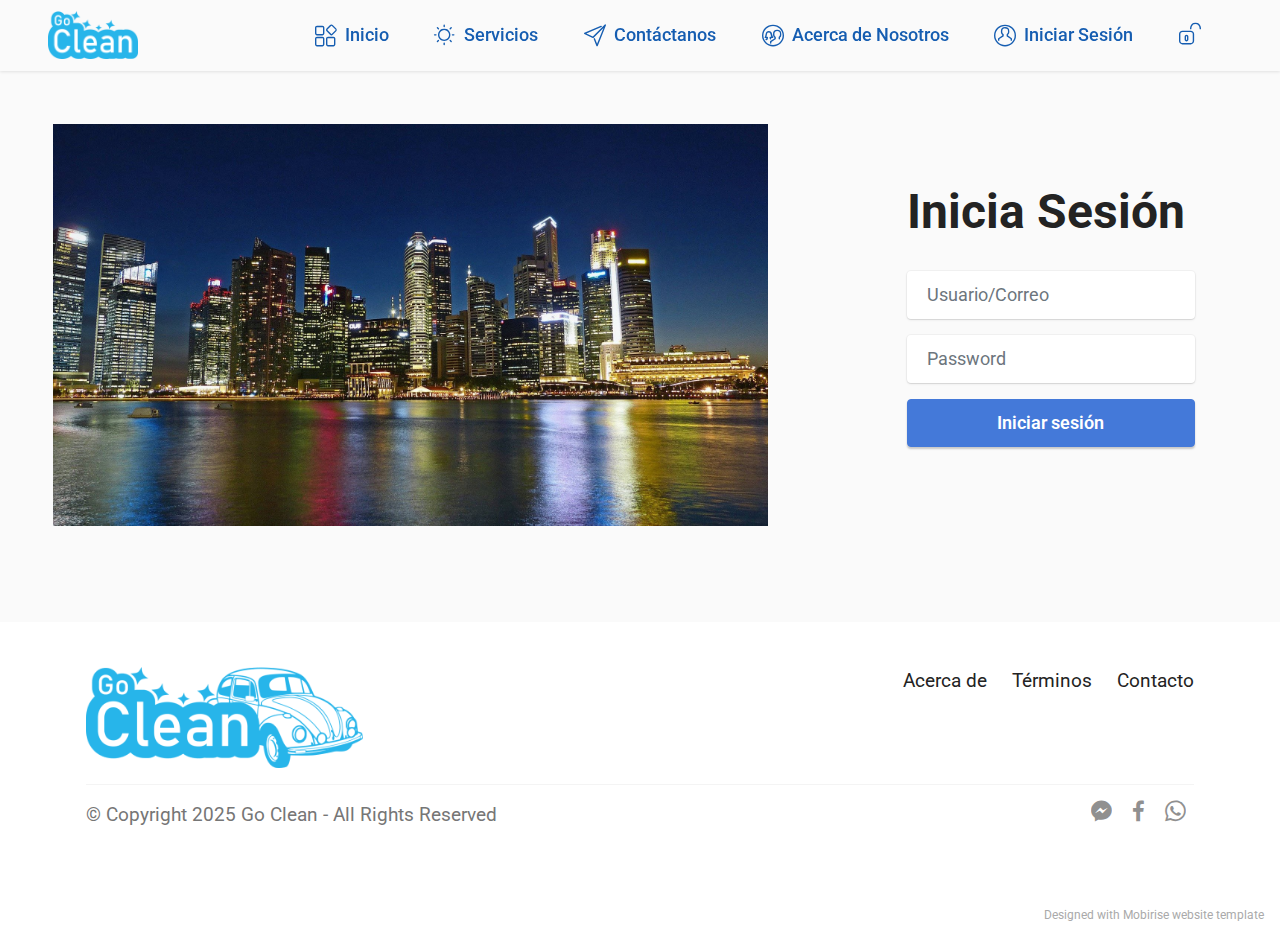
<file: docs/page4.html>
<!DOCTYPE html>
<html  >
<head>
  <!-- Site made with Mobirise Website Builder v5.4.1, https://mobirise.com -->
  <meta charset="UTF-8">
  <meta http-equiv="X-UA-Compatible" content="IE=edge">
  <meta name="generator" content="Mobirise v5.4.1, mobirise.com">
  <meta name="viewport" content="width=device-width, initial-scale=1, minimum-scale=1">
  <link rel="shortcut icon" href="assets/images/bocho-128x80.png" type="image/x-icon">
  <meta name="description" content="">
  
  
  <title>Sesion</title>
  <link rel="stylesheet" href="assets/web/assets/mobirise-icons-bold/mobirise-icons-bold.css">
  <link rel="stylesheet" href="assets/bootstrap/css/bootstrap.min.css">
  <link rel="stylesheet" href="assets/bootstrap/css/bootstrap-grid.min.css">
  <link rel="stylesheet" href="assets/bootstrap/css/bootstrap-reboot.min.css">
  <link rel="stylesheet" href="assets/dropdown/css/style.css">
  <link rel="stylesheet" href="assets/socicon/css/styles.css">
  <link rel="stylesheet" href="assets/theme/css/style.css">
  <link rel="preload" href="https://fonts.googleapis.com/css?family=Roboto:100,100i,300,300i,400,400i,500,500i,700,700i,900,900i&display=swap" as="style" onload="this.onload=null;this.rel='stylesheet'">
  <noscript><link rel="stylesheet" href="https://fonts.googleapis.com/css?family=Roboto:100,100i,300,300i,400,400i,500,500i,700,700i,900,900i&display=swap"></noscript>
  <link rel="preload" as="style" href="assets/mobirise/css/mbr-additional.css"><link rel="stylesheet" href="assets/mobirise/css/mbr-additional.css" type="text/css">
  
  
  
  
</head>
<body>
  
  <section data-bs-version="5.1" class="menu menu3 cid-sM88BDBOkU" once="menu" id="menu3-2f">
    
    <nav class="navbar navbar-dropdown navbar-fixed-top navbar-expand-lg">
        <div class="container-fluid">
            <div class="navbar-brand">
                <span class="navbar-logo">
                    
                        <img src="assets/images/normal-96x51.png" alt="GoClean" style="height: 3rem;">
                    
                </span>
                
            </div>
            <button class="navbar-toggler" type="button" data-toggle="collapse" data-bs-toggle="collapse" data-target="#navbarSupportedContent" data-bs-target="#navbarSupportedContent" aria-controls="navbarNavAltMarkup" aria-expanded="false" aria-label="Toggle navigation">
                <div class="hamburger">
                    <span></span>
                    <span></span>
                    <span></span>
                    <span></span>
                </div>
            </button>
            <div class="collapse navbar-collapse" id="navbarSupportedContent">
                <ul class="navbar-nav nav-dropdown nav-right" data-app-modern-menu="true"><li class="nav-item"><a class="nav-link link text-primary display-4" href="index.html#top"><span class="mbrib-extension mbr-iconfont mbr-iconfont-btn"></span>Inicio</a></li><li class="nav-item"><a class="nav-link link text-primary display-4" href="page1.html#top"><span class="mbrib-sun mbr-iconfont mbr-iconfont-btn"></span>Servicios</a></li>
                    <li class="nav-item"><a class="nav-link link text-primary display-4" href="page2.html#top"><span class="mbrib-paper-plane mbr-iconfont mbr-iconfont-btn"></span>Contáctanos</a>
                    </li><li class="nav-item"><a class="nav-link link text-primary display-4" href="page3.html#top"><span class="mbrib-users mbr-iconfont mbr-iconfont-btn"></span>Acerca de Nosotros</a></li><li class="nav-item"><a class="nav-link link text-primary display-4" href="page4.html#top"><span class="mbrib-user mbr-iconfont mbr-iconfont-btn"></span>Iniciar Sesión</a></li><li class="nav-item"><a class="nav-link link text-primary display-4" href="page5.html#top"><span class="mbrib-unlock mbr-iconfont mbr-iconfont-btn"></span></a></li></ul>
                
                
            </div>
        </div>
    </nav>
</section>

<section data-bs-version="5.1" class="form3 cid-sNTJKc2dHu" id="form3-37">

    

    

    <div class="container-fluid">
        <div class="row justify-content-center">
            <div class="col-lg-7 col-12">
                <div class="image-wrapper">
                    <img class="w-100" src="assets/images/city-1920x1079.jpeg" alt="ciudad">
                </div>
            </div>
            <div class="col-lg-3 offset-lg-1 mbr-form" data-form-type="formoid">
                <form action="https://mobirise.eu/" method="POST" class="mbr-form form-with-styler" data-form-title="Form Name"><input type="hidden" name="email" data-form-email="true" value="ERXRQt8rrmO4yI1zytXaDqzPlbT78nenC1ERVdfGQx13AcLMIwQRXA2M7O1g025R0v5fiqJtbjsqRGYLIqgdiehKK6t7DKfE1dnl3oxBz8q7e2umR4YvKTpD+9oOFOEC">
                    <div class="row">
                        <div hidden="hidden" data-form-alert="" class="alert alert-success col-12">!Inicio de sesión con éxito¡</div>
                        <div hidden="hidden" data-form-alert-danger="" class="alert alert-danger col-12">Oops...! some
                            problem!</div>
                    </div>
                    <div class="dragArea row">
                        <div class="col-lg-12 col-md-12 col-sm-12">
                            <h1 class="mbr-section-title mb-4 display-2">
                                <strong>Inicia&nbsp;Sesión</strong></h1>
                        </div>
                        <div class="col-lg-12 col-md-12 col-sm-12">
                            
                        </div>
                        <div data-for="name" class="col-lg-12 col-md col-sm-12 form-group mb-3">
                            <input type="text" name="name" placeholder="Usuario/Correo" data-form-field="name" class="form-control" value="" id="name-form3-37">
                        </div>
                        <div class="col-lg-12 col-md col-sm-12 form-group mb-3" data-for="email">
                            <input type="password" name="password" placeholder="Password" data-form-field="email" class="form-control" value="" id="email-form3-37">
                        </div>
                        <div class="col-md-auto col-12 mbr-section-btn"><button type="submit" class="btn btn-info display-4">Iniciar sesión</button></div>
                    </div>
                </form>
            </div>
            <div class="offset-lg-1"></div>
        </div>
    </div>
</section>

<section data-bs-version="5.1" class="footer5 cid-sNIlsFFAsE" once="footers" id="footer5-2u">

    

    

    <div class="container">
        <div class="media-container-row">
            <div class="col-md-3 col-6">
                <div class="media-wrap">
                    <a href="index.html#top">
                        <img src="assets/images/goclean1-337x123.png" alt="logo">
                    </a>
                </div>
            </div>
            <div class="col-9 col-6">
                <p class="mbr-text align-right links mbr-fonts-style display-7">
                    <a href="page3.html#top" class="text-black text-primary">Acerca de</a>&nbsp; &nbsp; &nbsp;<a href="page3.html#top" class="text-black">Términos</a>&nbsp; &nbsp; &nbsp;<a href="page2.html#top" class="text-black text-primary">Contacto</a></p>
            </div>
        </div>
        <!-- <div class="media-container-row">
            <div class="col-md-12"> -->
        <div class="footer-lower">
            <div class="media-container-row">
                <div class="col-md-12">
                    <hr>
                </div>
            </div>
            <div class="media-container-row">
                <div class="col-md-6 copyright">
                    <p class="mbr-text mbr-fonts-style display-7">
                        © Copyright 2025 Go Clean - All Rights Reserved
                    </p>
                </div>
                <div class="col-md-6">
                    <div class="social-list align-right">
                        <div class="soc-item">
                            <a href="page2.html#top" target="_blank">
                                <span class="mbr-iconfont mbr-iconfont-social socicon-messenger socicon"></span>
                            </a>
                        </div>
                        <div class="soc-item">
                            <a href="https://www.facebook.com/AutolavadoGoClean" target="_blank">
                                <span class="mbr-iconfont mbr-iconfont-social socicon-facebook socicon"></span>
                            </a>
                        </div>
                        <div class="soc-item">
                            <a href="https://wa.me/3314384833">
                                <span class="mbr-iconfont mbr-iconfont-social socicon-whatsapp socicon"></span>
                            </a>
                        </div>
                        
                        
                        
                    </div>
                </div>
            </div>
            <!-- </div>
            </div> -->
        </div>

    </div>
</section><section style="background-color: #fff; font-family: -apple-system, BlinkMacSystemFont, 'Segoe UI', 'Roboto', 'Helvetica Neue', Arial, sans-serif; color:#aaa; font-size:12px; padding: 0; align-items: center; display: flex;"><a href="https://mobirise.site/n" style="flex: 1 1; height: 3rem; padding-left: 1rem;"></a><p style="flex: 0 0 auto; margin:0; padding-right:1rem;">Designed with <a href="https://mobirise.site/b" style="color:#aaa;">Mobirise</a> website template</p></section><script src="assets/bootstrap/js/bootstrap.bundle.min.js"></script>  <script src="assets/smoothscroll/smooth-scroll.js"></script>  <script src="assets/ytplayer/index.js"></script>  <script src="assets/dropdown/js/navbar-dropdown.js"></script>  <script src="assets/theme/js/script.js"></script>  <script src="assets/formoid/formoid.min.js"></script>  
  
  
</body>
</html>
</file>
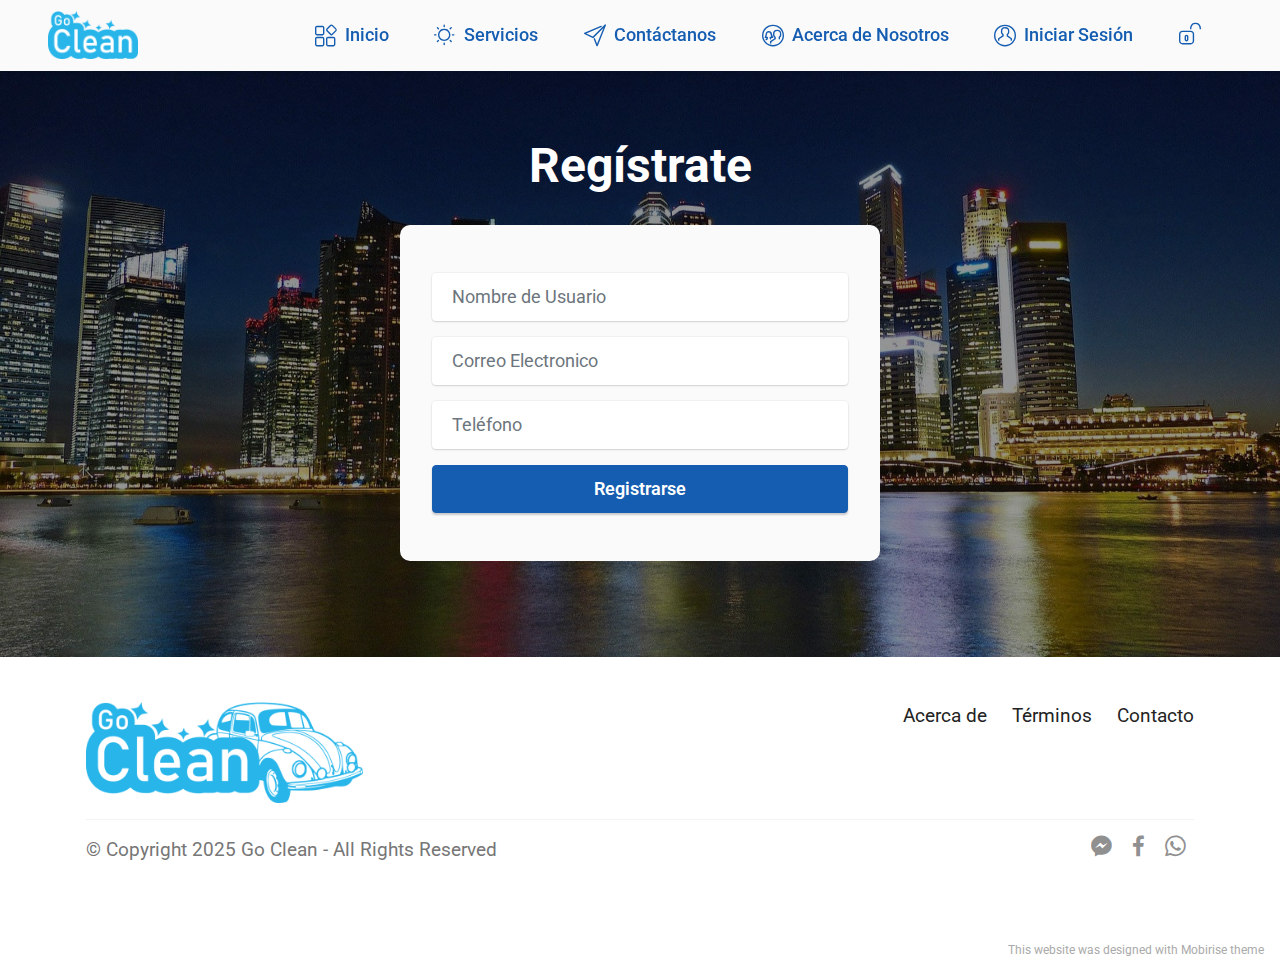
<file: docs/page5.html>
<!DOCTYPE html>
<html  >
<head>
  <!-- Site made with Mobirise Website Builder v5.4.1, https://mobirise.com -->
  <meta charset="UTF-8">
  <meta http-equiv="X-UA-Compatible" content="IE=edge">
  <meta name="generator" content="Mobirise v5.4.1, mobirise.com">
  <meta name="viewport" content="width=device-width, initial-scale=1, minimum-scale=1">
  <link rel="shortcut icon" href="assets/images/bocho-128x80.png" type="image/x-icon">
  <meta name="description" content="">
  
  
  <title>Registro</title>
  <link rel="stylesheet" href="assets/web/assets/mobirise-icons-bold/mobirise-icons-bold.css">
  <link rel="stylesheet" href="assets/bootstrap/css/bootstrap.min.css">
  <link rel="stylesheet" href="assets/bootstrap/css/bootstrap-grid.min.css">
  <link rel="stylesheet" href="assets/bootstrap/css/bootstrap-reboot.min.css">
  <link rel="stylesheet" href="assets/dropdown/css/style.css">
  <link rel="stylesheet" href="assets/socicon/css/styles.css">
  <link rel="stylesheet" href="assets/theme/css/style.css">
  <link rel="preload" href="https://fonts.googleapis.com/css?family=Roboto:100,100i,300,300i,400,400i,500,500i,700,700i,900,900i&display=swap" as="style" onload="this.onload=null;this.rel='stylesheet'">
  <noscript><link rel="stylesheet" href="https://fonts.googleapis.com/css?family=Roboto:100,100i,300,300i,400,400i,500,500i,700,700i,900,900i&display=swap"></noscript>
  <link rel="preload" as="style" href="assets/mobirise/css/mbr-additional.css"><link rel="stylesheet" href="assets/mobirise/css/mbr-additional.css" type="text/css">
  
  
  
  
</head>
<body>
  
  <section data-bs-version="5.1" class="menu menu3 cid-sNTLnzM3bJ" once="menu" id="menu3-38">
    
    <nav class="navbar navbar-dropdown navbar-fixed-top navbar-expand-lg">
        <div class="container-fluid">
            <div class="navbar-brand">
                <span class="navbar-logo">
                    
                        <img src="assets/images/normal-96x51.png" alt="GoClean" style="height: 3rem;">
                    
                </span>
                
            </div>
            <button class="navbar-toggler" type="button" data-toggle="collapse" data-bs-toggle="collapse" data-target="#navbarSupportedContent" data-bs-target="#navbarSupportedContent" aria-controls="navbarNavAltMarkup" aria-expanded="false" aria-label="Toggle navigation">
                <div class="hamburger">
                    <span></span>
                    <span></span>
                    <span></span>
                    <span></span>
                </div>
            </button>
            <div class="collapse navbar-collapse" id="navbarSupportedContent">
                <ul class="navbar-nav nav-dropdown nav-right" data-app-modern-menu="true"><li class="nav-item"><a class="nav-link link text-primary display-4" href="index.html#top"><span class="mbrib-extension mbr-iconfont mbr-iconfont-btn"></span>Inicio</a></li><li class="nav-item"><a class="nav-link link text-primary display-4" href="page1.html#top"><span class="mbrib-sun mbr-iconfont mbr-iconfont-btn"></span>Servicios</a></li>
                    <li class="nav-item"><a class="nav-link link text-primary display-4" href="page2.html#top"><span class="mbrib-paper-plane mbr-iconfont mbr-iconfont-btn"></span>Contáctanos</a>
                    </li><li class="nav-item"><a class="nav-link link text-primary display-4" href="page3.html#top"><span class="mbrib-users mbr-iconfont mbr-iconfont-btn"></span>Acerca de Nosotros</a></li><li class="nav-item"><a class="nav-link link text-primary display-4" href="page4.html#top"><span class="mbrib-user mbr-iconfont mbr-iconfont-btn"></span>Iniciar Sesión</a></li><li class="nav-item"><a class="nav-link link text-primary display-4" href="page5.html#top"><span class="mbrib-unlock mbr-iconfont mbr-iconfont-btn"></span></a></li></ul>
                
                
            </div>
        </div>
    </nav>
</section>

<section data-bs-version="5.1" class="form7 cid-sNTLwA3osb" id="form7-3b">
    
    <div class="mbr-overlay"></div>
    <div class="container-fluid">
        <div class="mbr-section-head">
            <h3 class="mbr-section-title mbr-fonts-style align-center mb-0 display-2"><strong>Regístrate</strong><br></h3>
            
        </div>
        <div class="row justify-content-center mt-4">
            <div class="col-lg-8 mx-auto mbr-form" data-form-type="formoid">
                <form action="https://mobirise.eu/" method="POST" class="mbr-form form-with-styler mx-auto" data-form-title="Form Name"><input type="hidden" name="email" data-form-email="true" value="cJffPWSKNapyi0qIyG4fnZi+GcTi4cpLfjH0ik0t22lVNq8+r8Vrlg+v+EgbOv1wqn1jN0eEBMLYl4WlrJxkxKUc9mp/WBgSZVDPwZhcLCpmQ0Qgqsk9GdqNJSNxHwCw">
                    
                    <div class="row">
                        <div hidden="hidden" data-form-alert="" class="alert alert-success col-12">!Registro con éxito¡</div>
                        <div hidden="hidden" data-form-alert-danger="" class="alert alert-danger col-12">Oops...! some
                            problem!</div>
                    </div>
                    <div class="dragArea row">
                        <div class="col-lg-12 col-md-12 col-sm-12 form-group mb-3" data-for="name">
                            <input type="text" name="name" placeholder="Nombre de Usuario" data-form-field="name" class="form-control" value="" id="name-form7-3b">
                        </div>
                        <div class="col-lg-12 col-md-12 col-sm-12 form-group mb-3" data-for="email">
                            <input type="email" name="email" placeholder="Correo Electronico" data-form-field="email" class="form-control" value="" id="email-form7-3b">
                        </div>
                        <div data-for="phone" class="col-lg-12 col-md-12 col-sm-12 form-group mb-3">
                            <input type="tel" name="phone" placeholder="Teléfono" data-form-field="phone" class="form-control" value="" id="phone-form7-3b">
                        </div>
                        <div class="col-auto mbr-section-btn align-center"><button type="submit" class="btn btn-primary display-4">Registrarse</button></div>
                    </div>
                </form>
            </div>
        </div>
    </div>
</section>

<section data-bs-version="5.1" class="footer5 cid-sNTLnB6mng" once="footers" id="footer5-3a">

    

    

    <div class="container">
        <div class="media-container-row">
            <div class="col-md-3 col-6">
                <div class="media-wrap">
                    <a href="index.html#top">
                        <img src="assets/images/goclean1-337x123.png" alt="logo">
                    </a>
                </div>
            </div>
            <div class="col-9 col-6">
                <p class="mbr-text align-right links mbr-fonts-style display-7">
                    <a href="page3.html#top" class="text-black text-primary">Acerca de</a>&nbsp; &nbsp; &nbsp;<a href="page3.html#top" class="text-black">Términos</a>&nbsp; &nbsp; &nbsp;<a href="page2.html#top" class="text-black text-primary">Contacto</a></p>
            </div>
        </div>
        <!-- <div class="media-container-row">
            <div class="col-md-12"> -->
        <div class="footer-lower">
            <div class="media-container-row">
                <div class="col-md-12">
                    <hr>
                </div>
            </div>
            <div class="media-container-row">
                <div class="col-md-6 copyright">
                    <p class="mbr-text mbr-fonts-style display-7">
                        © Copyright 2025 Go Clean - All Rights Reserved
                    </p>
                </div>
                <div class="col-md-6">
                    <div class="social-list align-right">
                        <div class="soc-item">
                            <a href="page2.html#top" target="_blank">
                                <span class="mbr-iconfont mbr-iconfont-social socicon-messenger socicon"></span>
                            </a>
                        </div>
                        <div class="soc-item">
                            <a href="https://www.facebook.com/AutolavadoGoClean" target="_blank">
                                <span class="mbr-iconfont mbr-iconfont-social socicon-facebook socicon"></span>
                            </a>
                        </div>
                        <div class="soc-item">
                            <a href="https://wa.me/3314384833">
                                <span class="mbr-iconfont mbr-iconfont-social socicon-whatsapp socicon"></span>
                            </a>
                        </div>
                        
                        
                        
                    </div>
                </div>
            </div>
            <!-- </div>
            </div> -->
        </div>

    </div>
</section><section style="background-color: #fff; font-family: -apple-system, BlinkMacSystemFont, 'Segoe UI', 'Roboto', 'Helvetica Neue', Arial, sans-serif; color:#aaa; font-size:12px; padding: 0; align-items: center; display: flex;"><a href="https://mobirise.site/q" style="flex: 1 1; height: 3rem; padding-left: 1rem;"></a><p style="flex: 0 0 auto; margin:0; padding-right:1rem;"><a href="https://mobirise.site/r" style="color:#aaa;">This website</a> was designed with Mobirise theme</p></section><script src="assets/bootstrap/js/bootstrap.bundle.min.js"></script>  <script src="assets/smoothscroll/smooth-scroll.js"></script>  <script src="assets/ytplayer/index.js"></script>  <script src="assets/dropdown/js/navbar-dropdown.js"></script>  <script src="assets/theme/js/script.js"></script>  <script src="assets/formoid/formoid.min.js"></script>  
  
  
</body>
</html>
</file>
<file: docs/assets/web/assets/mobirise-icons2/mobirise2.css>
@font-face {
  font-family: 'Moririse2';
  font-display: swap;
  src:  url('mobirise2.eot?f2bix4');
  src:  url('mobirise2.eot?f2bix4#iefix') format('embedded-opentype'),
    url('mobirise2.ttf?f2bix4') format('truetype'),
    url('mobirise2.woff?f2bix4') format('woff'),
    url('mobirise2.svg?f2bix4#mobirise2') format('svg');
  font-weight: normal;
  font-style: normal;
}

[class^="mobi-"], [class*=" mobi-"] {
  /* use !important to prevent issues with browser extensions that change fonts */
  font-family: 'Moririse2' !important;
  speak: none;
  font-style: normal;
  font-weight: normal;
  font-variant: normal;
  text-transform: none;
  line-height: 1;

  /* Better Font Rendering =========== */
  -webkit-font-smoothing: antialiased;
  -moz-osx-font-smoothing: grayscale;
}

.mobi-mbri-add-submenu:before {
  content: "\e900";
}
.mobi-mbri-alert:before {
  content: "\e901";
}
.mobi-mbri-align-center:before {
  content: "\e902";
}
.mobi-mbri-align-justify:before {
  content: "\e903";
}
.mobi-mbri-align-left:before {
  content: "\e904";
}
.mobi-mbri-align-right:before {
  content: "\e905";
}
.mobi-mbri-android:before {
  content: "\e906";
}
.mobi-mbri-apple:before {
  content: "\e907";
}
.mobi-mbri-arrow-down:before {
  content: "\e908";
}
.mobi-mbri-arrow-next:before {
  content: "\e909";
}
.mobi-mbri-arrow-prev:before {
  content: "\e90a";
}
.mobi-mbri-arrow-up:before {
  content: "\e90b";
}
.mobi-mbri-bold:before {
  content: "\e90c";
}
.mobi-mbri-bookmark:before {
  content: "\e90d";
}
.mobi-mbri-bootstrap:before {
  content: "\e90e";
}
.mobi-mbri-briefcase:before {
  content: "\e90f";
}
.mobi-mbri-browse:before {
  content: "\e910";
}
.mobi-mbri-bulleted-list:before {
  content: "\e911";
}
.mobi-mbri-calendar:before {
  content: "\e912";
}
.mobi-mbri-camera:before {
  content: "\e913";
}
.mobi-mbri-cart-add:before {
  content: "\e914";
}
.mobi-mbri-cart-full:before {
  content: "\e915";
}
.mobi-mbri-cash:before {
  content: "\e916";
}
.mobi-mbri-change-style:before {
  content: "\e917";
}
.mobi-mbri-chat:before {
  content: "\e918";
}
.mobi-mbri-clock:before {
  content: "\e919";
}
.mobi-mbri-close:before {
  content: "\e91a";
}
.mobi-mbri-cloud:before {
  content: "\e91b";
}
.mobi-mbri-code:before {
  content: "\e91c";
}
.mobi-mbri-contact-form:before {
  content: "\e91d";
}
.mobi-mbri-credit-card:before {
  content: "\e91e";
}
.mobi-mbri-cursor-click:before {
  content: "\e91f";
}
.mobi-mbri-cust-feedback:before {
  content: "\e920";
}
.mobi-mbri-database:before {
  content: "\e921";
}
.mobi-mbri-delivery:before {
  content: "\e922";
}
.mobi-mbri-desktop:before {
  content: "\e923";
}
.mobi-mbri-devices:before {
  content: "\e924";
}
.mobi-mbri-down:before {
  content: "\e925";
}
.mobi-mbri-download-2:before {
  content: "\e926";
}
.mobi-mbri-download:before {
  content: "\e927";
}
.mobi-mbri-drag-n-drop-2:before {
  content: "\e928";
}
.mobi-mbri-drag-n-drop:before {
  content: "\e929";
}
.mobi-mbri-edit-2:before {
  content: "\e92a";
}
.mobi-mbri-edit:before {
  content: "\e92b";
}
.mobi-mbri-error:before {
  content: "\e92c";
}
.mobi-mbri-extension:before {
  content: "\e92d";
}
.mobi-mbri-features:before {
  content: "\e92e";
}
.mobi-mbri-file:before {
  content: "\e92f";
}
.mobi-mbri-flag:before {
  content: "\e930";
}
.mobi-mbri-folder:before {
  content: "\e931";
}
.mobi-mbri-gift:before {
  content: "\e932";
}
.mobi-mbri-github:before {
  content: "\e933";
}
.mobi-mbri-globe-2:before {
  content: "\e934";
}
.mobi-mbri-globe:before {
  content: "\e935";
}
.mobi-mbri-growing-chart:before {
  content: "\e936";
}
.mobi-mbri-hearth:before {
  content: "\e937";
}
.mobi-mbri-help:before {
  content: "\e938";
}
.mobi-mbri-home:before {
  content: "\e939";
}
.mobi-mbri-hot-cup:before {
  content: "\e93a";
}
.mobi-mbri-idea:before {
  content: "\e93b";
}
.mobi-mbri-image-gallery:before {
  content: "\e93c";
}
.mobi-mbri-image-slider:before {
  content: "\e93d";
}
.mobi-mbri-info:before {
  content: "\e93e";
}
.mobi-mbri-italic:before {
  content: "\e93f";
}
.mobi-mbri-key:before {
  content: "\e940";
}
.mobi-mbri-laptop:before {
  content: "\e941";
}
.mobi-mbri-layers:before {
  content: "\e942";
}
.mobi-mbri-left-right:before {
  content: "\e943";
}
.mobi-mbri-left:before {
  content: "\e944";
}
.mobi-mbri-letter:before {
  content: "\e945";
}
.mobi-mbri-like:before {
  content: "\e946";
}
.mobi-mbri-link:before {
  content: "\e947";
}
.mobi-mbri-lock:before {
  content: "\e948";
}
.mobi-mbri-login:before {
  content: "\e949";
}
.mobi-mbri-logout:before {
  content: "\e94a";
}
.mobi-mbri-magic-stick:before {
  content: "\e94b";
}
.mobi-mbri-map-pin:before {
  content: "\e94c";
}
.mobi-mbri-menu:before {
  content: "\e94d";
}
.mobi-mbri-mobile-2:before {
  content: "\e94e";
}
.mobi-mbri-mobile-horizontal:before {
  content: "\e94f";
}
.mobi-mbri-mobile:before {
  content: "\e950";
}
.mobi-mbri-mobirise:before {
  content: "\e951";
}
.mobi-mbri-more-horizontal:before {
  content: "\e952";
}
.mobi-mbri-more-vertical:before {
  content: "\e953";
}
.mobi-mbri-music:before {
  content: "\e954";
}
.mobi-mbri-new-file:before {
  content: "\e955";
}
.mobi-mbri-numbered-list:before {
  content: "\e956";
}
.mobi-mbri-opened-folder:before {
  content: "\e957";
}
.mobi-mbri-pages:before {
  content: "\e958";
}
.mobi-mbri-paper-plane:before {
  content: "\e959";
}
.mobi-mbri-paperclip:before {
  content: "\e95a";
}
.mobi-mbri-phone:before {
  content: "\e95b";
}
.mobi-mbri-photo:before {
  content: "\e95c";
}
.mobi-mbri-photos:before {
  content: "\e95d";
}
.mobi-mbri-pin:before {
  content: "\e95e";
}
.mobi-mbri-play:before {
  content: "\e95f";
}
.mobi-mbri-plus:before {
  content: "\e960";
}
.mobi-mbri-preview:before {
  content: "\e961";
}
.mobi-mbri-print:before {
  content: "\e962";
}
.mobi-mbri-protect:before {
  content: "\e963";
}
.mobi-mbri-question:before {
  content: "\e964";
}
.mobi-mbri-quote-left:before {
  content: "\e965";
}
.mobi-mbri-quote-right:before {
  content: "\e966";
}
.mobi-mbri-redo:before {
  content: "\e967";
}
.mobi-mbri-refresh:before {
  content: "\e968";
}
.mobi-mbri-responsive-2:before {
  content: "\e969";
}
.mobi-mbri-responsive:before {
  content: "\e96a";
}
.mobi-mbri-right:before {
  content: "\e96b";
}
.mobi-mbri-rocket:before {
  content: "\e96c";
}
.mobi-mbri-sad-face:before {
  content: "\e96d";
}
.mobi-mbri-sale:before {
  content: "\e96e";
}
.mobi-mbri-save:before {
  content: "\e96f";
}
.mobi-mbri-search:before {
  content: "\e970";
}
.mobi-mbri-setting-2:before {
  content: "\e971";
}
.mobi-mbri-setting-3:before {
  content: "\e972";
}
.mobi-mbri-setting:before {
  content: "\e973";
}
.mobi-mbri-share:before {
  content: "\e974";
}
.mobi-mbri-shopping-bag:before {
  content: "\e975";
}
.mobi-mbri-shopping-basket:before {
  content: "\e976";
}
.mobi-mbri-shopping-cart:before {
  content: "\e977";
}
.mobi-mbri-sites:before {
  content: "\e978";
}
.mobi-mbri-smile-face:before {
  content: "\e979";
}
.mobi-mbri-speed:before {
  content: "\e97a";
}
.mobi-mbri-star:before {
  content: "\e97b";
}
.mobi-mbri-success:before {
  content: "\e97c";
}
.mobi-mbri-sun:before {
  content: "\e97d";
}
.mobi-mbri-sun2:before {
  content: "\e97e";
}
.mobi-mbri-tablet-vertical:before {
  content: "\e97f";
}
.mobi-mbri-tablet:before {
  content: "\e980";
}
.mobi-mbri-target:before {
  content: "\e981";
}
.mobi-mbri-timer:before {
  content: "\e982";
}
.mobi-mbri-to-ftp:before {
  content: "\e983";
}
.mobi-mbri-to-local-drive:before {
  content: "\e984";
}
.mobi-mbri-touch-swipe:before {
  content: "\e985";
}
.mobi-mbri-touch:before {
  content: "\e986";
}
.mobi-mbri-trash:before {
  content: "\e987";
}
.mobi-mbri-underline:before {
  content: "\e988";
}
.mobi-mbri-undo:before {
  content: "\e989";
}
.mobi-mbri-unlink:before {
  content: "\e98a";
}
.mobi-mbri-unlock:before {
  content: "\e98b";
}
.mobi-mbri-up-down:before {
  content: "\e98c";
}
.mobi-mbri-up:before {
  content: "\e98d";
}
.mobi-mbri-update:before {
  content: "\e98e";
}
.mobi-mbri-upload-2:before {
  content: "\e98f";
}
.mobi-mbri-upload:before {
  content: "\e990";
}
.mobi-mbri-user-2:before {
  content: "\e991";
}
.mobi-mbri-user:before {
  content: "\e992";
}
.mobi-mbri-users:before {
  content: "\e993";
}
.mobi-mbri-video-play:before {
  content: "\e994";
}
.mobi-mbri-video:before {
  content: "\e995";
}
.mobi-mbri-watch:before {
  content: "\e996";
}
.mobi-mbri-website-theme-2:before {
  content: "\e997";
}
.mobi-mbri-website-theme:before {
  content: "\e998";
}
.mobi-mbri-wifi:before {
  content: "\e999";
}
.mobi-mbri-windows:before {
  content: "\e99a";
}
.mobi-mbri-zoom-in:before {
  content: "\e99b";
}
.mobi-mbri-zoom-out:before {
  content: "\e99c";
}
</file>
<file: docs/assets/web/assets/mobirise-icons-bold/mobirise-icons-bold.css>
@font-face {
  font-family: 'mobirise-icons-bold';
  font-display: swap;
  src:  url('mobirise-icons-bold.eot?m1l4yr');
  src:  url('mobirise-icons-bold.eot?m1l4yr#iefix') format('embedded-opentype'),
    url('mobirise-icons-bold.ttf?m1l4yr') format('truetype'),
    url('mobirise-icons-bold.woff?m1l4yr') format('woff'),
    url('mobirise-icons-bold.svg?m1l4yr#mobirise-icons-bold') format('svg');
  font-weight: normal;
  font-style: normal;
}

[class^="mbrib-"], [class*="mbrib-"] {
  /* use !important to prevent issues with browser extensions that change fonts */
  font-family: 'mobirise-icons-bold' !important;
  speak: none;
  font-style: normal;
  font-weight: normal;
  font-variant: normal;
  text-transform: none;
  line-height: 1;

  /* Better Font Rendering =========== */
  -webkit-font-smoothing: antialiased;
  -moz-osx-font-smoothing: grayscale;
}

.mbrib-add-submenu:before {
  content: "\e900";
}
.mbrib-alert:before {
  content: "\e901";
}
.mbrib-align-center:before {
  content: "\e902";
}
.mbrib-align-justify:before {
  content: "\e903";
}
.mbrib-align-left:before {
  content: "\e904";
}
.mbrib-align-right:before {
  content: "\e905";
}
.mbrib-android:before {
  content: "\e906";
}
.mbrib-apple:before {
  content: "\e907";
}
.mbrib-arrow-down:before {
  content: "\e908";
}
.mbrib-arrow-next:before {
  content: "\e909";
}
.mbrib-arrow-prev:before {
  content: "\e90a";
}
.mbrib-arrow-up:before {
  content: "\e90b";
}
.mbrib-bold:before {
  content: "\e90c";
}
.mbrib-bookmark:before {
  content: "\e90d";
}
.mbrib-bootstrap:before {
  content: "\e90e";
}
.mbrib-briefcase:before {
  content: "\e90f";
}
.mbrib-browse:before {
  content: "\e910";
}
.mbrib-bulleted-list:before {
  content: "\e911";
}
.mbrib-calendar:before {
  content: "\e912";
}
.mbrib-camera:before {
  content: "\e913";
}
.mbrib-cart-add:before {
  content: "\e914";
}
.mbrib-cart-full:before {
  content: "\e915";
}
.mbrib-cash:before {
  content: "\e916";
}
.mbrib-change-style:before {
  content: "\e917";
}
.mbrib-chat:before {
  content: "\e918";
}
.mbrib-clock:before {
  content: "\e919";
}
.mbrib-close:before {
  content: "\e91a";
}
.mbrib-cloud:before {
  content: "\e91b";
}
.mbrib-code:before {
  content: "\e91c";
}
.mbrib-contact-form:before {
  content: "\e91d";
}
.mbrib-credit-card:before {
  content: "\e91e";
}
.mbrib-cursor-click:before {
  content: "\e91f";
}
.mbrib-cust-feedback:before {
  content: "\e920";
}
.mbrib-database:before {
  content: "\e921";
}
.mbrib-delivery:before {
  content: "\e922";
}
.mbrib-desktop:before {
  content: "\e923";
}
.mbrib-devices:before {
  content: "\e924";
}
.mbrib-down:before {
  content: "\e925";
}
.mbrib-download:before {
  content: "\e926";
}
.mbrib-drag-n-drop:before {
  content: "\e927";
}
.mbrib-drag-n-drop2:before {
  content: "\e928";
}
.mbrib-edit:before {
  content: "\e929";
}
.mbrib-edit2:before {
  content: "\e92a";
}
.mbrib-error:before {
  content: "\e92b";
}
.mbrib-extension:before {
  content: "\e92c";
}
.mbrib-features:before {
  content: "\e92d";
}
.mbrib-file:before {
  content: "\e92e";
}
.mbrib-flag:before {
  content: "\e92f";
}
.mbrib-folder:before {
  content: "\e930";
}
.mbrib-gift:before {
  content: "\e931";
}
.mbrib-github:before {
  content: "\e932";
}
.mbrib-globe-2:before {
  content: "\e933";
}
.mbrib-globe:before {
  content: "\e934";
}
.mbrib-growing-chart:before {
  content: "\e935";
}
.mbrib-hearth:before {
  content: "\e936";
}
.mbrib-help:before {
  content: "\e937";
}
.mbrib-home:before {
  content: "\e938";
}
.mbrib-hot-cup:before {
  content: "\e939";
}
.mbrib-idea:before {
  content: "\e93a";
}
.mbrib-image-gallery:before {
  content: "\e93b";
}
.mbrib-image-slider:before {
  content: "\e93c";
}
.mbrib-info:before {
  content: "\e93d";
}
.mbrib-italic:before {
  content: "\e93e";
}
.mbrib-key:before {
  content: "\e93f";
}
.mbrib-laptop:before {
  content: "\e940";
}
.mbrib-layers:before {
  content: "\e941";
}
.mbrib-left-right:before {
  content: "\e942";
}
.mbrib-left:before {
  content: "\e943";
}
.mbrib-letter:before {
  content: "\e944";
}
.mbrib-like:before {
  content: "\e945";
}
.mbrib-link:before {
  content: "\e946";
}
.mbrib-lock:before {
  content: "\e947";
}
.mbrib-login:before {
  content: "\e948";
}
.mbrib-logout:before {
  content: "\e949";
}
.mbrib-magic-stick:before {
  content: "\e94a";
}
.mbrib-map-pin:before {
  content: "\e94b";
}
.mbrib-menu:before {
  content: "\e94c";
}
.mbrib-mobile:before {
  content: "\e94d";
}
.mbrib-mobile2:before {
  content: "\e94e";
}
.mbrib-mobirise:before {
  content: "\e94f";
}
.mbrib-more-horizontal:before {
  content: "\e950";
}
.mbrib-more-vertical:before {
  content: "\e951";
}
.mbrib-music:before {
  content: "\e952";
}
.mbrib-new-file:before {
  content: "\e953";
}
.mbrib-numbered-list:before {
  content: "\e954";
}
.mbrib-opened-folder:before {
  content: "\e955";
}
.mbrib-pages:before {
  content: "\e956";
}
.mbrib-paper-plane:before {
  content: "\e957";
}
.mbrib-paperclip:before {
  content: "\e958";
}
.mbrib-photo:before {
  content: "\e959";
}
.mbrib-photos:before {
  content: "\e95a";
}
.mbrib-pin:before {
  content: "\e95b";
}
.mbrib-play:before {
  content: "\e95c";
}
.mbrib-plus:before {
  content: "\e95d";
}
.mbrib-preview:before {
  content: "\e95e";
}
.mbrib-print:before {
  content: "\e95f";
}
.mbrib-protect:before {
  content: "\e960";
}
.mbrib-question:before {
  content: "\e961";
}
.mbrib-quote-left:before {
  content: "\e962";
}
.mbrib-quote-right:before {
  content: "\e963";
}
.mbrib-redo:before {
  content: "\e964";
}
.mbrib-refresh:before {
  content: "\e965";
}
.mbrib-responsive:before {
  content: "\e966";
}
.mbrib-right:before {
  content: "\e967";
}
.mbrib-rocket:before {
  content: "\e968";
}
.mbrib-sad-face:before {
  content: "\e969";
}
.mbrib-sale:before {
  content: "\e96a";
}
.mbrib-save:before {
  content: "\e96b";
}
.mbrib-search:before {
  content: "\e96c";
}
.mbrib-setting:before {
  content: "\e96d";
}
.mbrib-setting2:before {
  content: "\e96e";
}
.mbrib-setting3:before {
  content: "\e96f";
}
.mbrib-share:before {
  content: "\e970";
}
.mbrib-shopping-bag:before {
  content: "\e971";
}
.mbrib-shopping-basket:before {
  content: "\e972";
}
.mbrib-shopping-cart:before {
  content: "\e973";
}
.mbrib-sites:before {
  content: "\e974";
}
.mbrib-smile-face:before {
  content: "\e975";
}
.mbrib-speed:before {
  content: "\e976";
}
.mbrib-star:before {
  content: "\e977";
}
.mbrib-success:before {
  content: "\e978";
}
.mbrib-sun:before {
  content: "\e979";
}
.mbrib-sun2:before {
  content: "\e97a";
}
.mbrib-tablet-vertical:before {
  content: "\e97b";
}
.mbrib-tablet:before {
  content: "\e97c";
}
.mbrib-target:before {
  content: "\e97d";
}
.mbrib-timer:before {
  content: "\e97e";
}
.mbrib-to-ftp:before {
  content: "\e97f";
}
.mbrib-to-local-drive:before {
  content: "\e980";
}
.mbrib-touch-swipe:before {
  content: "\e981";
}
.mbrib-touch:before {
  content: "\e982";
}
.mbrib-trash:before {
  content: "\e983";
}
.mbrib-underline:before {
  content: "\e984";
}
.mbrib-undo:before {
  content: "\e985";
}
.mbrib-unlink:before {
  content: "\e986";
}
.mbrib-unlock:before {
  content: "\e987";
}
.mbrib-up-down:before {
  content: "\e988";
}
.mbrib-up:before {
  content: "\e989";
}
.mbrib-update:before {
  content: "\e98a";
}
.mbrib-upload:before {
  content: "\e98b";
}
.mbrib-user:before {
  content: "\e98c";
}
.mbrib-user2:before {
  content: "\e98d";
}
.mbrib-users:before {
  content: "\e98e";
}
.mbrib-video-play:before {
  content: "\e98f";
}
.mbrib-video:before {
  content: "\e990";
}
.mbrib-watch:before {
  content: "\e991";
}
.mbrib-website-theme:before {
  content: "\e992";
}
.mbrib-wifi:before {
  content: "\e993";
}
.mbrib-windows:before {
  content: "\e994";
}
.mbrib-zoom-out:before {
  content: "\e995";
}
</file>
<file: docs/assets/parallax/jarallax.css>
.jarallax {
    position: relative;
    z-index: 0;
}
.jarallax > .jarallax-img {
    position: absolute;
    object-fit: cover;
    /* support for plugin https://github.com/bfred-it/object-fit-images */
    font-family: 'object-fit: cover;';
    top: 0;
    left: 0;
    width: 100%;
    height: 100%;
    z-index: -1;
}
</file>
<file: docs/assets/dropdown/css/style.css>
.navbar-dropdown {
  left: 0;
  padding: 0;
  position: absolute;
  right: 0;
  top: 0;
  transition: all 0.45s ease;
  z-index: 1030;
  background: #282828; }
  .navbar-dropdown .navbar-logo {
    margin-right: 0.8rem;
    transition: margin 0.3s ease-in-out;
    vertical-align: middle; }
    .navbar-dropdown .navbar-logo img {
      height: 3.125rem;
      transition: all 0.3s ease-in-out; }
    .navbar-dropdown .navbar-logo.mbr-iconfont {
      font-size: 3.125rem;
      line-height: 3.125rem; }
  .navbar-dropdown .navbar-caption {
    font-weight: 700;
    white-space: normal;
    vertical-align: -4px;
    line-height: 3.125rem !important; }
    .navbar-dropdown .navbar-caption, .navbar-dropdown .navbar-caption:hover {
      color: inherit;
      text-decoration: none; }
  .navbar-dropdown .mbr-iconfont + .navbar-caption {
    vertical-align: -1px; }
  .navbar-dropdown.navbar-fixed-top {
    position: fixed; }
  .navbar-dropdown .navbar-brand span {
    vertical-align: -4px; }
  .navbar-dropdown.bg-color.transparent {
    background: none; }
  .navbar-dropdown.navbar-short .navbar-brand {
    padding: 0.625rem 0; }
    .navbar-dropdown.navbar-short .navbar-brand span {
      vertical-align: -1px; }
  .navbar-dropdown.navbar-short .navbar-caption {
    line-height: 2.375rem !important;
    vertical-align: -2px; }
  .navbar-dropdown.navbar-short .navbar-logo {
    margin-right: 0.5rem; }
    .navbar-dropdown.navbar-short .navbar-logo img {
      height: 2.375rem; }
    .navbar-dropdown.navbar-short .navbar-logo.mbr-iconfont {
      font-size: 2.375rem;
      line-height: 2.375rem; }
  .navbar-dropdown.navbar-short .mbr-table-cell {
    height: 3.625rem; }
  .navbar-dropdown .navbar-close {
    left: 0.6875rem;
    position: fixed;
    top: 0.75rem;
    z-index: 1000; }
  .navbar-dropdown .hamburger-icon {
    content: "";
    display: inline-block;
    vertical-align: middle;
    width: 16px;
    -webkit-box-shadow: 0 -6px 0 1px #282828,0 0 0 1px #282828,0 6px 0 1px #282828;
    -moz-box-shadow: 0 -6px 0 1px #282828,0 0 0 1px #282828,0 6px 0 1px #282828;
    box-shadow: 0 -6px 0 1px #282828,0 0 0 1px #282828,0 6px 0 1px #282828; }

.dropdown-menu .dropdown-toggle[data-toggle="dropdown-submenu"]::after {
  border-bottom: 0.35em solid transparent;
  border-left: 0.35em solid;
  border-right: 0;
  border-top: 0.35em solid transparent;
  margin-left: 0.3rem; }

.dropdown-menu .dropdown-item:focus {
  outline: 0; }

.nav-dropdown {
  font-size: 0.75rem;
  font-weight: 500;
  height: auto !important; }
  .nav-dropdown .nav-btn {
    padding-left: 1rem; }
  .nav-dropdown .link {
    margin: .667em 1.667em;
    font-weight: 500;
    padding: 0;
    transition: color .2s ease-in-out; }
    .nav-dropdown .link.dropdown-toggle {
      margin-right: 2.583em; }
      .nav-dropdown .link.dropdown-toggle::after {
        margin-left: .25rem;
        border-top: 0.35em solid;
        border-right: 0.35em solid transparent;
        border-left: 0.35em solid transparent;
        border-bottom: 0; }
      .nav-dropdown .link.dropdown-toggle[aria-expanded="true"] {
        margin: 0;
        padding: 0.667em 3.263em  0.667em 1.667em; }
  .nav-dropdown .link::after,
  .nav-dropdown .dropdown-item::after {
    color: inherit; }
  .nav-dropdown .btn {
    font-size: 0.75rem;
    font-weight: 700;
    letter-spacing: 0;
    margin-bottom: 0;
    padding-left: 1.25rem;
    padding-right: 1.25rem; }
  .nav-dropdown .dropdown-menu {
    border-radius: 0;
    border: 0;
    left: 0;
    margin: 0;
    padding-bottom: 1.25rem;
    padding-top: 1.25rem;
    position: relative; }
  .nav-dropdown .dropdown-submenu {
    margin-left: 0.125rem;
    top: 0; }
  .nav-dropdown .dropdown-item {
    font-weight: 500;
    line-height: 2;
    padding: 0.3846em 4.615em 0.3846em 1.5385em;
    position: relative;
    transition: color .2s ease-in-out, background-color .2s ease-in-out; }
    .nav-dropdown .dropdown-item::after {
      margin-top: -0.3077em;
      position: absolute;
      right: 1.1538em;
      top: 50%; }
    .nav-dropdown .dropdown-item:focus, .nav-dropdown .dropdown-item:hover {
      background: none; }

@media (max-width: 767px) {
  .nav-dropdown.navbar-toggleable-sm {
    bottom: 0;
    display: none;
    left: 0;
    overflow-x: hidden;
    position: fixed;
    top: 0;
    transform: translateX(-100%);
    -ms-transform: translateX(-100%);
    -webkit-transform: translateX(-100%);
    width: 18.75rem;
    z-index: 999; } }
.nav-dropdown.navbar-toggleable-xl {
  bottom: 0;
  display: none;
  left: 0;
  overflow-x: hidden;
  position: fixed;
  top: 0;
  transform: translateX(-100%);
  -ms-transform: translateX(-100%);
  -webkit-transform: translateX(-100%);
  width: 18.75rem;
  z-index: 999; }

.nav-dropdown-sm {
  display: block !important;
  overflow-x: hidden;
  overflow: auto;
  padding-top: 3.875rem; }
  .nav-dropdown-sm::after {
    content: "";
    display: block;
    height: 3rem;
    width: 100%; }
  .nav-dropdown-sm.collapse.in ~ .navbar-close {
    display: block !important; }
  .nav-dropdown-sm.collapsing, .nav-dropdown-sm.collapse.in {
    transform: translateX(0);
    -ms-transform: translateX(0);
    -webkit-transform: translateX(0);
    transition: all 0.25s ease-out;
    -webkit-transition: all 0.25s ease-out;
    background: #282828; }
  .nav-dropdown-sm.collapsing[aria-expanded="false"] {
    transform: translateX(-100%);
    -ms-transform: translateX(-100%);
    -webkit-transform: translateX(-100%); }
  .nav-dropdown-sm .nav-item {
    display: block;
    margin-left: 0 !important;
    padding-left: 0; }
  .nav-dropdown-sm .link,
  .nav-dropdown-sm .dropdown-item {
    border-top: 1px dotted rgba(255, 255, 255, 0.1);
    font-size: 0.8125rem;
    line-height: 1.6;
    margin: 0 !important;
    padding: 0.875rem 2.4rem 0.875rem 1.5625rem !important;
    position: relative;
    white-space: normal; }
    .nav-dropdown-sm .link:focus, .nav-dropdown-sm .link:hover,
    .nav-dropdown-sm .dropdown-item:focus,
    .nav-dropdown-sm .dropdown-item:hover {
      background: rgba(0, 0, 0, 0.2) !important;
      color: #c0a375; }
  .nav-dropdown-sm .nav-btn {
    position: relative;
    padding: 1.5625rem 1.5625rem 0 1.5625rem; }
    .nav-dropdown-sm .nav-btn::before {
      border-top: 1px dotted rgba(255, 255, 255, 0.1);
      content: "";
      left: 0;
      position: absolute;
      top: 0;
      width: 100%; }
    .nav-dropdown-sm .nav-btn + .nav-btn {
      padding-top: 0.625rem; }
      .nav-dropdown-sm .nav-btn + .nav-btn::before {
        display: none; }
  .nav-dropdown-sm .btn {
    padding: 0.625rem 0; }
  .nav-dropdown-sm .dropdown-toggle[data-toggle="dropdown-submenu"]::after {
    margin-left: .25rem;
    border-top: 0.35em solid;
    border-right: 0.35em solid transparent;
    border-left: 0.35em solid transparent;
    border-bottom: 0; }
  .nav-dropdown-sm .dropdown-toggle[data-toggle="dropdown-submenu"][aria-expanded="true"]::after {
    border-top: 0;
    border-right: 0.35em solid transparent;
    border-left: 0.35em solid transparent;
    border-bottom: 0.35em solid; }
  .nav-dropdown-sm .dropdown-menu {
    margin: 0;
    padding: 0;
    position: relative;
    top: 0;
    left: 0;
    width: 100%;
    border: 0;
    float: none;
    border-radius: 0;
    background: none; }
  .nav-dropdown-sm .dropdown-submenu {
    left: 100%;
    margin-left: 0.125rem;
    margin-top: -1.25rem;
    top: 0; }

.navbar-toggleable-sm .nav-dropdown .dropdown-menu {
  position: absolute; }

.navbar-toggleable-sm .nav-dropdown .dropdown-submenu {
  left: 100%;
  margin-left: 0.125rem;
  margin-top: -1.25rem;
  top: 0; }

.navbar-toggleable-sm.opened .nav-dropdown .dropdown-menu {
  position: relative; }

.navbar-toggleable-sm.opened .nav-dropdown .dropdown-submenu {
  left: 0;
  margin-left: 00rem;
  margin-top: 0rem;
  top: 0; }

.is-builder .nav-dropdown.collapsing {
  transition: none !important; }
</file>
<file: docs/assets/socicon/css/styles.css>
@charset "UTF-8";

@font-face {
  font-family: 'Socicon';
  src:  url('../fonts/socicon.eot');
  src:  url('../fonts/socicon.eot?#iefix') format('embedded-opentype'),
    url('../fonts/socicon.woff2') format('woff2'),
    url('../fonts/socicon.ttf') format('truetype'),
    url('../fonts/socicon.woff') format('woff'),
    url('../fonts/socicon.svg#socicon') format('svg');
  font-weight: normal;
  font-style: normal;
  font-display: swap;
}

[data-icon]:before {
  font-family: "socicon" !important;
  content: attr(data-icon);
  font-style: normal !important;
  font-weight: normal !important;
  font-variant: normal !important;
  text-transform: none !important;
  speak: none;
  line-height: 1;
  -webkit-font-smoothing: antialiased;
  -moz-osx-font-smoothing: grayscale;
}

[class^="socicon-"], [class*=" socicon-"] {
  /* use !important to prevent issues with browser extensions that change fonts */
  font-family: 'Socicon' !important;
  speak: none;
  font-style: normal;
  font-weight: normal;
  font-variant: normal;
  text-transform: none;
  line-height: 1;

  /* Better Font Rendering =========== */
  -webkit-font-smoothing: antialiased;
  -moz-osx-font-smoothing: grayscale;
}

.socicon-eitaa:before {
  content: "\e97c";
}
.socicon-soroush:before {
  content: "\e97d";
}
.socicon-bale:before {
  content: "\e97e";
}
.socicon-zazzle:before {
  content: "\e97b";
}
.socicon-society6:before {
  content: "\e97a";
}
.socicon-redbubble:before {
  content: "\e979";
}
.socicon-avvo:before {
  content: "\e978";
}
.socicon-stitcher:before {
  content: "\e977";
}
.socicon-googlehangouts:before {
  content: "\e974";
}
.socicon-dlive:before {
  content: "\e975";
}
.socicon-vsco:before {
  content: "\e976";
}
.socicon-flipboard:before {
  content: "\e973";
}
.socicon-ubuntu:before {
  content: "\e958";
}
.socicon-artstation:before {
  content: "\e959";
}
.socicon-invision:before {
  content: "\e95a";
}
.socicon-torial:before {
  content: "\e95b";
}
.socicon-collectorz:before {
  content: "\e95c";
}
.socicon-seenthis:before {
  content: "\e95d";
}
.socicon-googleplaymusic:before {
  content: "\e95e";
}
.socicon-debian:before {
  content: "\e95f";
}
.socicon-filmfreeway:before {
  content: "\e960";
}
.socicon-gnome:before {
  content: "\e961";
}
.socicon-itchio:before {
  content: "\e962";
}
.socicon-jamendo:before {
  content: "\e963";
}
.socicon-mix:before {
  content: "\e964";
}
.socicon-sharepoint:before {
  content: "\e965";
}
.socicon-tinder:before {
  content: "\e966";
}
.socicon-windguru:before {
  content: "\e967";
}
.socicon-cdbaby:before {
  content: "\e968";
}
.socicon-elementaryos:before {
  content: "\e969";
}
.socicon-stage32:before {
  content: "\e96a";
}
.socicon-tiktok:before {
  content: "\e96b";
}
.socicon-gitter:before {
  content: "\e96c";
}
.socicon-letterboxd:before {
  content: "\e96d";
}
.socicon-threema:before {
  content: "\e96e";
}
.socicon-splice:before {
  content: "\e96f";
}
.socicon-metapop:before {
  content: "\e970";
}
.socicon-naver:before {
  content: "\e971";
}
.socicon-remote:before {
  content: "\e972";
}
.socicon-internet:before {
  content: "\e957";
}
.socicon-moddb:before {
  content: "\e94b";
}
.socicon-indiedb:before {
  content: "\e94c";
}
.socicon-traxsource:before {
  content: "\e94d";
}
.socicon-gamefor:before {
  content: "\e94e";
}
.socicon-pixiv:before {
  content: "\e94f";
}
.socicon-myanimelist:before {
  content: "\e950";
}
.socicon-blackberry:before {
  content: "\e951";
}
.socicon-wickr:before {
  content: "\e952";
}
.socicon-spip:before {
  content: "\e953";
}
.socicon-napster:before {
  content: "\e954";
}
.socicon-beatport:before {
  content: "\e955";
}
.socicon-hackerone:before {
  content: "\e956";
}
.socicon-hackernews:before {
  content: "\e946";
}
.socicon-smashwords:before {
  content: "\e947";
}
.socicon-kobo:before {
  content: "\e948";
}
.socicon-bookbub:before {
  content: "\e949";
}
.socicon-mailru:before {
  content: "\e94a";
}
.socicon-gitlab:before {
  content: "\e945";
}
.socicon-instructables:before {
  content: "\e944";
}
.socicon-portfolio:before {
  content: "\e943";
}
.socicon-codered:before {
  content: "\e940";
}
.socicon-origin:before {
  content: "\e941";
}
.socicon-nextdoor:before {
  content: "\e942";
}
.socicon-udemy:before {
  content: "\e93f";
}
.socicon-livemaster:before {
  content: "\e93e";
}
.socicon-crunchbase:before {
  content: "\e93b";
}
.socicon-homefy:before {
  content: "\e93c";
}
.socicon-calendly:before {
  content: "\e93d";
}
.socicon-realtor:before {
  content: "\e90f";
}
.socicon-tidal:before {
  content: "\e910";
}
.socicon-qobuz:before {
  content: "\e911";
}
.socicon-natgeo:before {
  content: "\e912";
}
.socicon-mastodon:before {
  content: "\e913";
}
.socicon-unsplash:before {
  content: "\e914";
}
.socicon-homeadvisor:before {
  content: "\e915";
}
.socicon-angieslist:before {
  content: "\e916";
}
.socicon-codepen:before {
  content: "\e917";
}
.socicon-slack:before {
  content: "\e918";
}
.socicon-openaigym:before {
  content: "\e919";
}
.socicon-logmein:before {
  content: "\e91a";
}
.socicon-fiverr:before {
  content: "\e91b";
}
.socicon-gotomeeting:before {
  content: "\e91c";
}
.socicon-aliexpress:before {
  content: "\e91d";
}
.socicon-guru:before {
  content: "\e91e";
}
.socicon-appstore:before {
  content: "\e91f";
}
.socicon-homes:before {
  content: "\e920";
}
.socicon-zoom:before {
  content: "\e921";
}
.socicon-alibaba:before {
  content: "\e922";
}
.socicon-craigslist:before {
  content: "\e923";
}
.socicon-wix:before {
  content: "\e924";
}
.socicon-redfin:before {
  content: "\e925";
}
.socicon-googlecalendar:before {
  content: "\e926";
}
.socicon-shopify:before {
  content: "\e927";
}
.socicon-freelancer:before {
  content: "\e928";
}
.socicon-seedrs:before {
  content: "\e929";
}
.socicon-bing:before {
  content: "\e92a";
}
.socicon-doodle:before {
  content: "\e92b";
}
.socicon-bonanza:before {
  content: "\e92c";
}
.socicon-squarespace:before {
  content: "\e92d";
}
.socicon-toptal:before {
  content: "\e92e";
}
.socicon-gust:before {
  content: "\e92f";
}
.socicon-ask:before {
  content: "\e930";
}
.socicon-trulia:before {
  content: "\e931";
}
.socicon-loomly:before {
  content: "\e932";
}
.socicon-ghost:before {
  content: "\e933";
}
.socicon-upwork:before {
  content: "\e934";
}
.socicon-fundable:before {
  content: "\e935";
}
.socicon-booking:before {
  content: "\e936";
}
.socicon-googlemaps:before {
  content: "\e937";
}
.socicon-zillow:before {
  content: "\e938";
}
.socicon-niconico:before {
  content: "\e939";
}
.socicon-toneden:before {
  content: "\e93a";
}
.socicon-augment:before {
  content: "\e908";
}
.socicon-bitbucket:before {
  content: "\e909";
}
.socicon-fyuse:before {
  content: "\e90a";
}
.socicon-yt-gaming:before {
  content: "\e90b";
}
.socicon-sketchfab:before {
  content: "\e90c";
}
.socicon-mobcrush:before {
  content: "\e90d";
}
.socicon-microsoft:before {
  content: "\e90e";
}
.socicon-pandora:before {
  content: "\e907";
}
.socicon-messenger:before {
  content: "\e906";
}
.socicon-gamewisp:before {
  content: "\e905";
}
.socicon-bloglovin:before {
  content: "\e904";
}
.socicon-tunein:before {
  content: "\e903";
}
.socicon-gamejolt:before {
  content: "\e901";
}
.socicon-trello:before {
  content: "\e902";
}
.socicon-spreadshirt:before {
  content: "\e900";
}
.socicon-500px:before {
  content: "\e000";
}
.socicon-8tracks:before {
  content: "\e001";
}
.socicon-airbnb:before {
  content: "\e002";
}
.socicon-alliance:before {
  content: "\e003";
}
.socicon-amazon:before {
  content: "\e004";
}
.socicon-amplement:before {
  content: "\e005";
}
.socicon-android:before {
  content: "\e006";
}
.socicon-angellist:before {
  content: "\e007";
}
.socicon-apple:before {
  content: "\e008";
}
.socicon-appnet:before {
  content: "\e009";
}
.socicon-baidu:before {
  content: "\e00a";
}
.socicon-bandcamp:before {
  content: "\e00b";
}
.socicon-battlenet:before {
  content: "\e00c";
}
.socicon-mixer:before {
  content: "\e00d";
}
.socicon-bebee:before {
  content: "\e00e";
}
.socicon-bebo:before {
  content: "\e00f";
}
.socicon-behance:before {
  content: "\e010";
}
.socicon-blizzard:before {
  content: "\e011";
}
.socicon-blogger:before {
  content: "\e012";
}
.socicon-buffer:before {
  content: "\e013";
}
.socicon-chrome:before {
  content: "\e014";
}
.socicon-coderwall:before {
  content: "\e015";
}
.socicon-curse:before {
  content: "\e016";
}
.socicon-dailymotion:before {
  content: "\e017";
}
.socicon-deezer:before {
  content: "\e018";
}
.socicon-delicious:before {
  content: "\e019";
}
.socicon-deviantart:before {
  content: "\e01a";
}
.socicon-diablo:before {
  content: "\e01b";
}
.socicon-digg:before {
  content: "\e01c";
}
.socicon-discord:before {
  content: "\e01d";
}
.socicon-disqus:before {
  content: "\e01e";
}
.socicon-douban:before {
  content: "\e01f";
}
.socicon-draugiem:before {
  content: "\e020";
}
.socicon-dribbble:before {
  content: "\e021";
}
.socicon-drupal:before {
  content: "\e022";
}
.socicon-ebay:before {
  content: "\e023";
}
.socicon-ello:before {
  content: "\e024";
}
.socicon-endomodo:before {
  content: "\e025";
}
.socicon-envato:before {
  content: "\e026";
}
.socicon-etsy:before {
  content: "\e027";
}
.socicon-facebook:before {
  content: "\e028";
}
.socicon-feedburner:before {
  content: "\e029";
}
.socicon-filmweb:before {
  content: "\e02a";
}
.socicon-firefox:before {
  content: "\e02b";
}
.socicon-flattr:before {
  content: "\e02c";
}
.socicon-flickr:before {
  content: "\e02d";
}
.socicon-formulr:before {
  content: "\e02e";
}
.socicon-forrst:before {
  content: "\e02f";
}
.socicon-foursquare:before {
  content: "\e030";
}
.socicon-friendfeed:before {
  content: "\e031";
}
.socicon-github:before {
  content: "\e032";
}
.socicon-goodreads:before {
  content: "\e033";
}
.socicon-google:before {
  content: "\e034";
}
.socicon-googlescholar:before {
  content: "\e035";
}
.socicon-googlegroups:before {
  content: "\e036";
}
.socicon-googlephotos:before {
  content: "\e037";
}
.socicon-googleplus:before {
  content: "\e038";
}
.socicon-grooveshark:before {
  content: "\e039";
}
.socicon-hackerrank:before {
  content: "\e03a";
}
.socicon-hearthstone:before {
  content: "\e03b";
}
.socicon-hellocoton:before {
  content: "\e03c";
}
.socicon-heroes:before {
  content: "\e03d";
}
.socicon-smashcast:before {
  content: "\e03e";
}
.socicon-horde:before {
  content: "\e03f";
}
.socicon-houzz:before {
  content: "\e040";
}
.socicon-icq:before {
  content: "\e041";
}
.socicon-identica:before {
  content: "\e042";
}
.socicon-imdb:before {
  content: "\e043";
}
.socicon-instagram:before {
  content: "\e044";
}
.socicon-issuu:before {
  content: "\e045";
}
.socicon-istock:before {
  content: "\e046";
}
.socicon-itunes:before {
  content: "\e047";
}
.socicon-keybase:before {
  content: "\e048";
}
.socicon-lanyrd:before {
  content: "\e049";
}
.socicon-lastfm:before {
  content: "\e04a";
}
.socicon-line:before {
  content: "\e04b";
}
.socicon-linkedin:before {
  content: "\e04c";
}
.socicon-livejournal:before {
  content: "\e04d";
}
.socicon-lyft:before {
  content: "\e04e";
}
.socicon-macos:before {
  content: "\e04f";
}
.socicon-mail:before {
  content: "\e050";
}
.socicon-medium:before {
  content: "\e051";
}
.socicon-meetup:before {
  content: "\e052";
}
.socicon-mixcloud:before {
  content: "\e053";
}
.socicon-modelmayhem:before {
  content: "\e054";
}
.socicon-mumble:before {
  content: "\e055";
}
.socicon-myspace:before {
  content: "\e056";
}
.socicon-newsvine:before {
  content: "\e057";
}
.socicon-nintendo:before {
  content: "\e058";
}
.socicon-npm:before {
  content: "\e059";
}
.socicon-odnoklassniki:before {
  content: "\e05a";
}
.socicon-openid:before {
  content: "\e05b";
}
.socicon-opera:before {
  content: "\e05c";
}
.socicon-outlook:before {
  content: "\e05d";
}
.socicon-overwatch:before {
  content: "\e05e";
}
.socicon-patreon:before {
  content: "\e05f";
}
.socicon-paypal:before {
  content: "\e060";
}
.socicon-periscope:before {
  content: "\e061";
}
.socicon-persona:before {
  content: "\e062";
}
.socicon-pinterest:before {
  content: "\e063";
}
.socicon-play:before {
  content: "\e064";
}
.socicon-player:before {
  content: "\e065";
}
.socicon-playstation:before {
  content: "\e066";
}
.socicon-pocket:before {
  content: "\e067";
}
.socicon-qq:before {
  content: "\e068";
}
.socicon-quora:before {
  content: "\e069";
}
.socicon-raidcall:before {
  content: "\e06a";
}
.socicon-ravelry:before {
  content: "\e06b";
}
.socicon-reddit:before {
  content: "\e06c";
}
.socicon-renren:before {
  content: "\e06d";
}
.socicon-researchgate:before {
  content: "\e06e";
}
.socicon-residentadvisor:before {
  content: "\e06f";
}
.socicon-reverbnation:before {
  content: "\e070";
}
.socicon-rss:before {
  content: "\e071";
}
.socicon-sharethis:before {
  content: "\e072";
}
.socicon-skype:before {
  content: "\e073";
}
.socicon-slideshare:before {
  content: "\e074";
}
.socicon-smugmug:before {
  content: "\e075";
}
.socicon-snapchat:before {
  content: "\e076";
}
.socicon-songkick:before {
  content: "\e077";
}
.socicon-soundcloud:before {
  content: "\e078";
}
.socicon-spotify:before {
  content: "\e079";
}
.socicon-stackexchange:before {
  content: "\e07a";
}
.socicon-stackoverflow:before {
  content: "\e07b";
}
.socicon-starcraft:before {
  content: "\e07c";
}
.socicon-stayfriends:before {
  content: "\e07d";
}
.socicon-steam:before {
  content: "\e07e";
}
.socicon-storehouse:before {
  content: "\e07f";
}
.socicon-strava:before {
  content: "\e080";
}
.socicon-streamjar:before {
  content: "\e081";
}
.socicon-stumbleupon:before {
  content: "\e082";
}
.socicon-swarm:before {
  content: "\e083";
}
.socicon-teamspeak:before {
  content: "\e084";
}
.socicon-teamviewer:before {
  content: "\e085";
}
.socicon-technorati:before {
  content: "\e086";
}
.socicon-telegram:before {
  content: "\e087";
}
.socicon-tripadvisor:before {
  content: "\e088";
}
.socicon-tripit:before {
  content: "\e089";
}
.socicon-triplej:before {
  content: "\e08a";
}
.socicon-tumblr:before {
  content: "\e08b";
}
.socicon-twitch:before {
  content: "\e08c";
}
.socicon-twitter:before {
  content: "\e08d";
}
.socicon-uber:before {
  content: "\e08e";
}
.socicon-ventrilo:before {
  content: "\e08f";
}
.socicon-viadeo:before {
  content: "\e090";
}
.socicon-viber:before {
  content: "\e091";
}
.socicon-viewbug:before {
  content: "\e092";
}
.socicon-vimeo:before {
  content: "\e093";
}
.socicon-vine:before {
  content: "\e094";
}
.socicon-vkontakte:before {
  content: "\e095";
}
.socicon-warcraft:before {
  content: "\e096";
}
.socicon-wechat:before {
  content: "\e097";
}
.socicon-weibo:before {
  content: "\e098";
}
.socicon-whatsapp:before {
  content: "\e099";
}
.socicon-wikipedia:before {
  content: "\e09a";
}
.socicon-windows:before {
  content: "\e09b";
}
.socicon-wordpress:before {
  content: "\e09c";
}
.socicon-wykop:before {
  content: "\e09d";
}
.socicon-xbox:before {
  content: "\e09e";
}
.socicon-xing:before {
  content: "\e09f";
}
.socicon-yahoo:before {
  content: "\e0a0";
}
.socicon-yammer:before {
  content: "\e0a1";
}
.socicon-yandex:before {
  content: "\e0a2";
}
.socicon-yelp:before {
  content: "\e0a3";
}
.socicon-younow:before {
  content: "\e0a4";
}
.socicon-youtube:before {
  content: "\e0a5";
}
.socicon-zapier:before {
  content: "\e0a6";
}
.socicon-zerply:before {
  content: "\e0a7";
}
.socicon-zomato:before {
  content: "\e0a8";
}
.socicon-zynga:before {
  content: "\e0a9";
}
</file>
<file: docs/assets/theme/css/style.css>
@charset "UTF-8";
section {
  background-color: #ffffff;
}

body {
  font-style: normal;
  line-height: 1.5;
  font-weight: 400;
  color: #232323;
  position: relative;
}

button {
  background-color: transparent;
  border-color: transparent;
}

section,
.container,
.container-fluid {
  position: relative;
  word-wrap: break-word;
}

a.mbr-iconfont:hover {
  text-decoration: none;
}

.article .lead p,
.article .lead ul,
.article .lead ol,
.article .lead pre,
.article .lead blockquote {
  margin-bottom: 0;
}

a {
  font-style: normal;
  font-weight: 400;
  cursor: pointer;
}
a, a:hover {
  text-decoration: none;
}

.mbr-section-title {
  font-style: normal;
  line-height: 1.3;
}

.mbr-section-subtitle {
  line-height: 1.3;
}

.mbr-text {
  font-style: normal;
  line-height: 1.7;
}

h1,
h2,
h3,
h4,
h5,
h6,
.display-1,
.display-2,
.display-4,
.display-5,
.display-7,
span,
p,
a {
  line-height: 1;
  word-break: break-word;
  word-wrap: break-word;
  font-weight: 400;
}

b,
strong {
  font-weight: bold;
}

input:-webkit-autofill, input:-webkit-autofill:hover, input:-webkit-autofill:focus, input:-webkit-autofill:active {
  transition-delay: 9999s;
  -webkit-transition-property: background-color, color;
  transition-property: background-color, color;
}

textarea[type=hidden] {
  display: none;
}

section {
  background-position: 50% 50%;
  background-repeat: no-repeat;
  background-size: cover;
}
section .mbr-background-video,
section .mbr-background-video-preview {
  position: absolute;
  bottom: 0;
  left: 0;
  right: 0;
  top: 0;
}

.hidden {
  visibility: hidden;
}

.mbr-z-index20 {
  z-index: 20;
}

/*! Base colors */
.mbr-white {
  color: #ffffff;
}

.mbr-black {
  color: #111111;
}

.mbr-bg-white {
  background-color: #ffffff;
}

.mbr-bg-black {
  background-color: #000000;
}

/*! Text-aligns */
.align-left {
  text-align: left;
}

.align-center {
  text-align: center;
}

.align-right {
  text-align: right;
}

/*! Font-weight  */
.mbr-light {
  font-weight: 300;
}

.mbr-regular {
  font-weight: 400;
}

.mbr-semibold {
  font-weight: 500;
}

.mbr-bold {
  font-weight: 700;
}

/*! Media  */
.media-content {
  flex-basis: 100%;
}

.media-container-row {
  display: flex;
  flex-direction: row;
  flex-wrap: wrap;
  justify-content: center;
  align-content: center;
  align-items: start;
}
.media-container-row .media-size-item {
  width: 400px;
}

.media-container-column {
  display: flex;
  flex-direction: column;
  flex-wrap: wrap;
  justify-content: center;
  align-content: center;
  align-items: stretch;
}
.media-container-column > * {
  width: 100%;
}

@media (min-width: 992px) {
  .media-container-row {
    flex-wrap: nowrap;
  }
}
figure {
  margin-bottom: 0;
  overflow: hidden;
}

figure[mbr-media-size] {
  transition: width 0.1s;
}

img,
iframe {
  display: block;
  width: 100%;
}

.card {
  background-color: transparent;
  border: none;
}

.card-box {
  width: 100%;
}

.card-img {
  text-align: center;
  flex-shrink: 0;
  -webkit-flex-shrink: 0;
}

.media {
  max-width: 100%;
  margin: 0 auto;
}

.mbr-figure {
  align-self: center;
}

.media-container > div {
  max-width: 100%;
}

.mbr-figure img,
.card-img img {
  width: 100%;
}

@media (max-width: 991px) {
  .media-size-item {
    width: auto !important;
  }

  .media {
    width: auto;
  }

  .mbr-figure {
    width: 100% !important;
  }
}
/*! Buttons */
.mbr-section-btn {
  margin-left: -0.6rem;
  margin-right: -0.6rem;
  font-size: 0;
}

.btn {
  font-weight: 600;
  border-width: 1px;
  font-style: normal;
  margin: 0.6rem 0.6rem;
  white-space: normal;
  transition: all 0.2s ease-in-out;
  display: inline-flex;
  align-items: center;
  justify-content: center;
  word-break: break-word;
}

.btn-sm {
  font-weight: 600;
  letter-spacing: 0px;
  transition: all 0.3s ease-in-out;
}

.btn-md {
  font-weight: 600;
  letter-spacing: 0px;
  transition: all 0.3s ease-in-out;
}

.btn-lg {
  font-weight: 600;
  letter-spacing: 0px;
  transition: all 0.3s ease-in-out;
}

.btn-form {
  margin: 0;
}
.btn-form:hover {
  cursor: pointer;
}

nav .mbr-section-btn {
  margin-left: 0rem;
  margin-right: 0rem;
}

/*! Btn icon margin */
.btn .mbr-iconfont,
.btn.btn-sm .mbr-iconfont {
  order: 1;
  cursor: pointer;
  margin-left: 0.5rem;
  vertical-align: sub;
}

.btn.btn-md .mbr-iconfont,
.btn.btn-md .mbr-iconfont {
  margin-left: 0.8rem;
}

.mbr-regular {
  font-weight: 400;
}

.mbr-semibold {
  font-weight: 500;
}

.mbr-bold {
  font-weight: 700;
}

[type=submit] {
  -webkit-appearance: none;
}

/*! Full-screen */
.mbr-fullscreen .mbr-overlay {
  min-height: 100vh;
}

.mbr-fullscreen {
  display: flex;
  display: -moz-flex;
  display: -ms-flex;
  display: -o-flex;
  align-items: center;
  min-height: 100vh;
  padding-top: 3rem;
  padding-bottom: 3rem;
}

/*! Map */
.map {
  height: 25rem;
  position: relative;
}
.map iframe {
  width: 100%;
  height: 100%;
}

/*! Scroll to top arrow */
.mbr-arrow-up {
  bottom: 25px;
  right: 90px;
  position: fixed;
  text-align: right;
  z-index: 5000;
  color: #ffffff;
  font-size: 22px;
}

.mbr-arrow-up a {
  background: rgba(0, 0, 0, 0.2);
  border-radius: 50%;
  color: #fff;
  display: inline-block;
  height: 60px;
  width: 60px;
  border: 2px solid #fff;
  outline-style: none !important;
  position: relative;
  text-decoration: none;
  transition: all 0.3s ease-in-out;
  cursor: pointer;
  text-align: center;
}
.mbr-arrow-up a:hover {
  background-color: rgba(0, 0, 0, 0.4);
}
.mbr-arrow-up a i {
  line-height: 60px;
}

.mbr-arrow-up-icon {
  display: block;
  color: #fff;
}

.mbr-arrow-up-icon::before {
  content: "›";
  display: inline-block;
  font-family: serif;
  font-size: 22px;
  line-height: 1;
  font-style: normal;
  position: relative;
  top: 6px;
  left: -4px;
  transform: rotate(-90deg);
}

/*! Arrow Down */
.mbr-arrow {
  position: absolute;
  bottom: 45px;
  left: 50%;
  width: 60px;
  height: 60px;
  cursor: pointer;
  background-color: rgba(80, 80, 80, 0.5);
  border-radius: 50%;
  transform: translateX(-50%);
}
@media (max-width: 767px) {
  .mbr-arrow {
    display: none;
  }
}
.mbr-arrow > a {
  display: inline-block;
  text-decoration: none;
  outline-style: none;
  -webkit-animation: arrowdown 1.7s ease-in-out infinite;
          animation: arrowdown 1.7s ease-in-out infinite;
  color: #ffffff;
}
.mbr-arrow > a > i {
  position: absolute;
  top: -2px;
  left: 15px;
  font-size: 2rem;
}

#scrollToTop a i::before {
  content: "";
  position: absolute;
  display: block;
  border-bottom: 2.5px solid #fff;
  border-left: 2.5px solid #fff;
  width: 27.8%;
  height: 27.8%;
  left: 50%;
  top: 51%;
  transform: translateY(-30%) translateX(-50%) rotate(135deg);
}

@keyframes arrowdown {
  0% {
    transform: translateY(0px);
  }
  50% {
    transform: translateY(-5px);
  }
  100% {
    transform: translateY(0px);
  }
}
@-webkit-keyframes arrowdown {
  0% {
    transform: translateY(0px);
  }
  50% {
    transform: translateY(-5px);
  }
  100% {
    transform: translateY(0px);
  }
}
@media (max-width: 500px) {
  .mbr-arrow-up {
    left: 0;
    right: 0;
    text-align: center;
  }
}
/*Gradients animation*/
@keyframes gradient-animation {
  from {
    background-position: 0% 100%;
    -webkit-animation-timing-function: ease-in-out;
            animation-timing-function: ease-in-out;
  }
  to {
    background-position: 100% 0%;
    -webkit-animation-timing-function: ease-in-out;
            animation-timing-function: ease-in-out;
  }
}
@-webkit-keyframes gradient-animation {
  from {
    background-position: 0% 100%;
    -webkit-animation-timing-function: ease-in-out;
            animation-timing-function: ease-in-out;
  }
  to {
    background-position: 100% 0%;
    -webkit-animation-timing-function: ease-in-out;
            animation-timing-function: ease-in-out;
  }
}
.bg-gradient {
  background-size: 200% 200%;
  animation: gradient-animation 5s infinite alternate;
  -webkit-animation: gradient-animation 5s infinite alternate;
}

.menu .navbar-brand {
  display: -webkit-flex;
}
.menu .navbar-brand span {
  display: flex;
  display: -webkit-flex;
}
.menu .navbar-brand .navbar-caption-wrap {
  display: -webkit-flex;
}
.menu .navbar-brand .navbar-logo img {
  display: -webkit-flex;
  width: auto;
}
@media (min-width: 768px) and (max-width: 991px) {
  .menu .navbar-toggleable-sm .navbar-nav {
    display: -ms-flexbox;
  }
}
@media (max-width: 991px) {
  .menu .navbar-collapse {
    max-height: 93.5vh;
  }
  .menu .navbar-collapse.show {
    overflow: auto;
  }
}
@media (min-width: 992px) {
  .menu .navbar-nav.nav-dropdown {
    display: -webkit-flex;
  }
  .menu .navbar-toggleable-sm .navbar-collapse {
    display: -webkit-flex !important;
  }
  .menu .collapsed .navbar-collapse {
    max-height: 93.5vh;
  }
  .menu .collapsed .navbar-collapse.show {
    overflow: auto;
  }
}
@media (max-width: 767px) {
  .menu .navbar-collapse {
    max-height: 80vh;
  }
}

.nav-link .mbr-iconfont {
  margin-right: 0.5rem;
}

.navbar {
  display: -webkit-flex;
  -webkit-flex-wrap: wrap;
  -webkit-align-items: center;
  -webkit-justify-content: space-between;
}

.navbar-collapse {
  -webkit-flex-basis: 100%;
  -webkit-flex-grow: 1;
  -webkit-align-items: center;
}

.nav-dropdown .link {
  padding: 0.667em 1.667em !important;
  margin: 0 !important;
}

.nav {
  display: -webkit-flex;
  -webkit-flex-wrap: wrap;
}

.row {
  display: -webkit-flex;
  -webkit-flex-wrap: wrap;
}

.justify-content-center {
  -webkit-justify-content: center;
}

.form-inline {
  display: -webkit-flex;
}

.card-wrapper {
  -webkit-flex: 1;
}

.carousel-control {
  z-index: 10;
  display: -webkit-flex;
}

.carousel-controls {
  display: -webkit-flex;
}

.media {
  display: -webkit-flex;
}

.form-group:focus {
  outline: none;
}

.jq-selectbox__select {
  padding: 7px 0;
  position: relative;
}

.jq-selectbox__dropdown {
  overflow: hidden;
  border-radius: 10px;
  position: absolute;
  top: 100%;
  left: 0 !important;
  width: 100% !important;
}

.jq-selectbox__trigger-arrow {
  right: 0;
  transform: translateY(-50%);
}

.jq-selectbox li {
  padding: 1.07em 0.5em;
}

input[type=range] {
  padding-left: 0 !important;
  padding-right: 0 !important;
}

.modal-dialog,
.modal-content {
  height: 100%;
}

.modal-dialog .carousel-inner {
  height: calc(100vh - 1.75rem);
}
@media (max-width: 575px) {
  .modal-dialog .carousel-inner {
    height: calc(100vh - 1rem);
  }
}

.carousel-item {
  text-align: center;
}

.carousel-item img {
  margin: auto;
}

.navbar-toggler {
  align-self: flex-start;
  padding: 0.25rem 0.75rem;
  font-size: 1.25rem;
  line-height: 1;
  background: transparent;
  border: 1px solid transparent;
  border-radius: 0.25rem;
}

.navbar-toggler:focus,
.navbar-toggler:hover {
  text-decoration: none;
  box-shadow: none;
}

.navbar-toggler-icon {
  display: inline-block;
  width: 1.5em;
  height: 1.5em;
  vertical-align: middle;
  content: "";
  background: no-repeat center center;
  background-size: 100% 100%;
}

.navbar-toggler-left {
  position: absolute;
  left: 1rem;
}

.navbar-toggler-right {
  position: absolute;
  right: 1rem;
}

.card-img {
  width: auto;
}

.menu .navbar.collapsed:not(.beta-menu) {
  flex-direction: column;
}

.carousel-item.active,
.carousel-item-next,
.carousel-item-prev {
  display: flex;
}

.note-air-layout .dropup .dropdown-menu,
.note-air-layout .navbar-fixed-bottom .dropdown .dropdown-menu {
  bottom: initial !important;
}

html,
body {
  height: auto;
  min-height: 100vh;
}

.dropup .dropdown-toggle::after {
  display: none;
}

.form-asterisk {
  font-family: initial;
  position: absolute;
  top: -2px;
  font-weight: normal;
}

.form-control-label {
  position: relative;
  cursor: pointer;
  margin-bottom: 0.357em;
  padding: 0;
}

.alert {
  color: #ffffff;
  border-radius: 0;
  border: 0;
  font-size: 1.1rem;
  line-height: 1.5;
  margin-bottom: 1.875rem;
  padding: 1.25rem;
  position: relative;
  text-align: center;
}
.alert.alert-form::after {
  background-color: inherit;
  bottom: -7px;
  content: "";
  display: block;
  height: 14px;
  left: 50%;
  margin-left: -7px;
  position: absolute;
  transform: rotate(45deg);
  width: 14px;
}

.form-control {
  background-color: #ffffff;
  background-clip: border-box;
  color: #232323;
  line-height: 1rem !important;
  height: auto;
  padding: 0.6rem 1.2rem;
  transition: border-color 0.25s ease 0s;
  border: 1px solid transparent !important;
  border-radius: 4px;
  box-shadow: rgba(0, 0, 0, 0.07) 0px 1px 1px 0px, rgba(0, 0, 0, 0.07) 0px 1px 3px 0px, rgba(0, 0, 0, 0.03) 0px 0px 0px 1px;
}
.form-active .form-control:invalid {
  border-color: red;
}

form .row {
  margin-left: -0.6rem;
  margin-right: -0.6rem;
}
form .row [class*=col] {
  padding-left: 0.6rem;
  padding-right: 0.6rem;
}

form .mbr-section-btn {
  margin: 0;
  padding-left: 0.6rem;
  padding-right: 0.6rem;
}

form .btn {
  display: flex;
  padding: 0.6rem 1.2rem;
  margin: 0;
}

form .form-check-input {
  margin-top: 0.5;
}

textarea.form-control {
  line-height: 1.5rem !important;
}

.form-group {
  margin-bottom: 1.2rem;
}

.form-control,
form .btn {
  min-height: 48px;
}

.gdpr-block label span.textGDPR input[name=gdpr] {
  top: 7px;
}

.form-control:focus {
  box-shadow: none;
}

:focus {
  outline: none;
}

.mbr-overlay {
  background-color: #000;
  bottom: 0;
  left: 0;
  opacity: 0.5;
  position: absolute;
  right: 0;
  top: 0;
  z-index: 0;
  pointer-events: none;
}

blockquote {
  font-style: italic;
  padding: 3rem;
  font-size: 1.09rem;
  position: relative;
  border-left: 3px solid;
}

ul,
ol,
pre,
blockquote {
  margin-bottom: 2.3125rem;
}

.mt-4 {
  margin-top: 2rem !important;
}

.mb-4 {
  margin-bottom: 2rem !important;
}

@media (min-width: 992px) {
  .container {
    padding-left: 16px;
    padding-right: 16px;
  }

  .row {
    margin-left: -16px;
    margin-right: -16px;
  }
  .row > [class*=col] {
    padding-left: 16px;
    padding-right: 16px;
  }
}
@media (min-width: 768px) {
  .container-fluid {
    padding-left: 32px;
    padding-right: 32px;
  }
}
@media (min-width: 768px) and (max-width: 991px) {
  .mbr-container {
    padding-left: 32px;
    padding-right: 32px;
  }
}
@media (max-width: 767px) {
  .mbr-container {
    padding-left: 16px;
    padding-right: 16px;
  }
}
.card-wrapper,
.item-wrapper {
  overflow: hidden;
}

.app-video-wrapper > img {
  opacity: 1;
}

.item {
  position: relative;
}

.dropdown-menu .dropdown-menu {
  left: 100%;
}

.dropdown-item + .dropdown-menu {
  display: none;
}

.dropdown-item:hover + .dropdown-menu,
.dropdown-menu:hover {
  display: block;
}.engine {
	position: absolute;
	text-indent: -2400px;
	text-align: center;
	padding: 0;
	top: 0;
	left: -2400px;
}
</file>
<file: docs/assets/mobirise/css/mbr-additional.css>
body {
  font-family: Jost;
}
.display-1 {
  font-family: 'Roboto', sans-serif;
  font-size: 4.6rem;
  line-height: 1.1;
}
.display-1 > .mbr-iconfont {
  font-size: 5.75rem;
}
.display-2 {
  font-family: 'Roboto', sans-serif;
  font-size: 3rem;
  line-height: 1.1;
}
.display-2 > .mbr-iconfont {
  font-size: 3.75rem;
}
.display-4 {
  font-family: 'Roboto', sans-serif;
  font-size: 1.1rem;
  line-height: 1.5;
}
.display-4 > .mbr-iconfont {
  font-size: 1.375rem;
}
.display-5 {
  font-family: 'Roboto', sans-serif;
  font-size: 2.2rem;
  line-height: 1.5;
}
.display-5 > .mbr-iconfont {
  font-size: 2.75rem;
}
.display-7 {
  font-family: 'Roboto', sans-serif;
  font-size: 1.2rem;
  line-height: 1.5;
}
.display-7 > .mbr-iconfont {
  font-size: 1.5rem;
}
/* ---- Fluid typography for mobile devices ---- */
/* 1.4 - font scale ratio ( bootstrap == 1.42857 ) */
/* 100vw - current viewport width */
/* (48 - 20)  48 == 48rem == 768px, 20 == 20rem == 320px(minimal supported viewport) */
/* 0.65 - min scale variable, may vary */
@media (max-width: 992px) {
  .display-1 {
    font-size: 3.68rem;
  }
}
@media (max-width: 768px) {
  .display-1 {
    font-size: 3.22rem;
    font-size: calc( 2.26rem + (4.6 - 2.26) * ((100vw - 20rem) / (48 - 20)));
    line-height: calc( 1.1 * (2.26rem + (4.6 - 2.26) * ((100vw - 20rem) / (48 - 20))));
  }
  .display-2 {
    font-size: 2.4rem;
    font-size: calc( 1.7rem + (3 - 1.7) * ((100vw - 20rem) / (48 - 20)));
    line-height: calc( 1.3 * (1.7rem + (3 - 1.7) * ((100vw - 20rem) / (48 - 20))));
  }
  .display-4 {
    font-size: 0.88rem;
    font-size: calc( 1.0350000000000001rem + (1.1 - 1.0350000000000001) * ((100vw - 20rem) / (48 - 20)));
    line-height: calc( 1.4 * (1.0350000000000001rem + (1.1 - 1.0350000000000001) * ((100vw - 20rem) / (48 - 20))));
  }
  .display-5 {
    font-size: 1.76rem;
    font-size: calc( 1.42rem + (2.2 - 1.42) * ((100vw - 20rem) / (48 - 20)));
    line-height: calc( 1.4 * (1.42rem + (2.2 - 1.42) * ((100vw - 20rem) / (48 - 20))));
  }
  .display-7 {
    font-size: 0.96rem;
    font-size: calc( 1.07rem + (1.2 - 1.07) * ((100vw - 20rem) / (48 - 20)));
    line-height: calc( 1.4 * (1.07rem + (1.2 - 1.07) * ((100vw - 20rem) / (48 - 20))));
  }
}
/* Buttons */
.btn {
  padding: 0.6rem 1.2rem;
  border-radius: 4px;
}
.btn-sm {
  padding: 0.6rem 1.2rem;
  border-radius: 4px;
}
.btn-md {
  padding: 0.6rem 1.2rem;
  border-radius: 4px;
}
.btn-lg {
  padding: 1rem 2.6rem;
  border-radius: 4px;
}
.bg-primary {
  background-color: #155db1 !important;
}
.bg-success {
  background-color: #40b0bf !important;
}
.bg-info {
  background-color: #4479d9 !important;
}
.bg-warning {
  background-color: #ffe161 !important;
}
.bg-danger {
  background-color: #ff9966 !important;
}
.btn-primary,
.btn-primary:active {
  background-color: #155db1 !important;
  border-color: #155db1 !important;
  color: #ffffff !important;
  box-shadow: 0 2px 2px 0 rgba(0, 0, 0, 0.2);
}
.btn-primary:hover,
.btn-primary:focus,
.btn-primary.focus,
.btn-primary.active {
  color: #ffffff !important;
  background-color: #0c3463 !important;
  border-color: #0c3463 !important;
  box-shadow: 0 2px 5px 0 rgba(0, 0, 0, 0.2);
}
.btn-primary.disabled,
.btn-primary:disabled {
  color: #ffffff !important;
  background-color: #0c3463 !important;
  border-color: #0c3463 !important;
}
.btn-secondary,
.btn-secondary:active {
  background-color: #ff6666 !important;
  border-color: #ff6666 !important;
  color: #ffffff !important;
  box-shadow: 0 2px 2px 0 rgba(0, 0, 0, 0.2);
}
.btn-secondary:hover,
.btn-secondary:focus,
.btn-secondary.focus,
.btn-secondary.active {
  color: #ffffff !important;
  background-color: #ff0f0f !important;
  border-color: #ff0f0f !important;
  box-shadow: 0 2px 5px 0 rgba(0, 0, 0, 0.2);
}
.btn-secondary.disabled,
.btn-secondary:disabled {
  color: #ffffff !important;
  background-color: #ff0f0f !important;
  border-color: #ff0f0f !important;
}
.btn-info,
.btn-info:active {
  background-color: #4479d9 !important;
  border-color: #4479d9 !important;
  color: #ffffff !important;
  box-shadow: 0 2px 2px 0 rgba(0, 0, 0, 0.2);
}
.btn-info:hover,
.btn-info:focus,
.btn-info.focus,
.btn-info.active {
  color: #ffffff !important;
  background-color: #2150a5 !important;
  border-color: #2150a5 !important;
  box-shadow: 0 2px 5px 0 rgba(0, 0, 0, 0.2);
}
.btn-info.disabled,
.btn-info:disabled {
  color: #ffffff !important;
  background-color: #2150a5 !important;
  border-color: #2150a5 !important;
}
.btn-success,
.btn-success:active {
  background-color: #40b0bf !important;
  border-color: #40b0bf !important;
  color: #ffffff !important;
  box-shadow: 0 2px 2px 0 rgba(0, 0, 0, 0.2);
}
.btn-success:hover,
.btn-success:focus,
.btn-success.focus,
.btn-success.active {
  color: #ffffff !important;
  background-color: #2a747e !important;
  border-color: #2a747e !important;
  box-shadow: 0 2px 5px 0 rgba(0, 0, 0, 0.2);
}
.btn-success.disabled,
.btn-success:disabled {
  color: #ffffff !important;
  background-color: #2a747e !important;
  border-color: #2a747e !important;
}
.btn-warning,
.btn-warning:active {
  background-color: #ffe161 !important;
  border-color: #ffe161 !important;
  color: #614f00 !important;
  box-shadow: 0 2px 2px 0 rgba(0, 0, 0, 0.2);
}
.btn-warning:hover,
.btn-warning:focus,
.btn-warning.focus,
.btn-warning.active {
  color: #0a0800 !important;
  background-color: #ffd10a !important;
  border-color: #ffd10a !important;
  box-shadow: 0 2px 5px 0 rgba(0, 0, 0, 0.2);
}
.btn-warning.disabled,
.btn-warning:disabled {
  color: #614f00 !important;
  background-color: #ffd10a !important;
  border-color: #ffd10a !important;
}
.btn-danger,
.btn-danger:active {
  background-color: #ff9966 !important;
  border-color: #ff9966 !important;
  color: #ffffff !important;
  box-shadow: 0 2px 2px 0 rgba(0, 0, 0, 0.2);
}
.btn-danger:hover,
.btn-danger:focus,
.btn-danger.focus,
.btn-danger.active {
  color: #ffffff !important;
  background-color: #ff5f0f !important;
  border-color: #ff5f0f !important;
  box-shadow: 0 2px 5px 0 rgba(0, 0, 0, 0.2);
}
.btn-danger.disabled,
.btn-danger:disabled {
  color: #ffffff !important;
  background-color: #ff5f0f !important;
  border-color: #ff5f0f !important;
}
.btn-white,
.btn-white:active {
  background-color: #fafafa !important;
  border-color: #fafafa !important;
  color: #7a7a7a !important;
  box-shadow: 0 2px 2px 0 rgba(0, 0, 0, 0.2);
}
.btn-white:hover,
.btn-white:focus,
.btn-white.focus,
.btn-white.active {
  color: #4f4f4f !important;
  background-color: #cfcfcf !important;
  border-color: #cfcfcf !important;
  box-shadow: 0 2px 5px 0 rgba(0, 0, 0, 0.2);
}
.btn-white.disabled,
.btn-white:disabled {
  color: #7a7a7a !important;
  background-color: #cfcfcf !important;
  border-color: #cfcfcf !important;
}
.btn-black,
.btn-black:active {
  background-color: #232323 !important;
  border-color: #232323 !important;
  color: #ffffff !important;
  box-shadow: 0 2px 2px 0 rgba(0, 0, 0, 0.2);
}
.btn-black:hover,
.btn-black:focus,
.btn-black.focus,
.btn-black.active {
  color: #ffffff !important;
  background-color: #000000 !important;
  border-color: #000000 !important;
  box-shadow: 0 2px 5px 0 rgba(0, 0, 0, 0.2);
}
.btn-black.disabled,
.btn-black:disabled {
  color: #ffffff !important;
  background-color: #000000 !important;
  border-color: #000000 !important;
}
.btn-primary-outline,
.btn-primary-outline:active {
  background-color: transparent !important;
  border-color: transparent;
  color: #155db1;
}
.btn-primary-outline:hover,
.btn-primary-outline:focus,
.btn-primary-outline.focus,
.btn-primary-outline.active {
  color: #0c3463 !important;
  background-color: transparent!important;
  border-color: transparent!important;
  box-shadow: none!important;
}
.btn-primary-outline.disabled,
.btn-primary-outline:disabled {
  color: #ffffff !important;
  background-color: #155db1 !important;
  border-color: #155db1 !important;
}
.btn-secondary-outline,
.btn-secondary-outline:active {
  background-color: transparent !important;
  border-color: transparent;
  color: #ff6666;
}
.btn-secondary-outline:hover,
.btn-secondary-outline:focus,
.btn-secondary-outline.focus,
.btn-secondary-outline.active {
  color: #ff0f0f !important;
  background-color: transparent!important;
  border-color: transparent!important;
  box-shadow: none!important;
}
.btn-secondary-outline.disabled,
.btn-secondary-outline:disabled {
  color: #ffffff !important;
  background-color: #ff6666 !important;
  border-color: #ff6666 !important;
}
.btn-info-outline,
.btn-info-outline:active {
  background-color: transparent !important;
  border-color: transparent;
  color: #4479d9;
}
.btn-info-outline:hover,
.btn-info-outline:focus,
.btn-info-outline.focus,
.btn-info-outline.active {
  color: #2150a5 !important;
  background-color: transparent!important;
  border-color: transparent!important;
  box-shadow: none!important;
}
.btn-info-outline.disabled,
.btn-info-outline:disabled {
  color: #ffffff !important;
  background-color: #4479d9 !important;
  border-color: #4479d9 !important;
}
.btn-success-outline,
.btn-success-outline:active {
  background-color: transparent !important;
  border-color: transparent;
  color: #40b0bf;
}
.btn-success-outline:hover,
.btn-success-outline:focus,
.btn-success-outline.focus,
.btn-success-outline.active {
  color: #2a747e !important;
  background-color: transparent!important;
  border-color: transparent!important;
  box-shadow: none!important;
}
.btn-success-outline.disabled,
.btn-success-outline:disabled {
  color: #ffffff !important;
  background-color: #40b0bf !important;
  border-color: #40b0bf !important;
}
.btn-warning-outline,
.btn-warning-outline:active {
  background-color: transparent !important;
  border-color: transparent;
  color: #ffe161;
}
.btn-warning-outline:hover,
.btn-warning-outline:focus,
.btn-warning-outline.focus,
.btn-warning-outline.active {
  color: #ffd10a !important;
  background-color: transparent!important;
  border-color: transparent!important;
  box-shadow: none!important;
}
.btn-warning-outline.disabled,
.btn-warning-outline:disabled {
  color: #614f00 !important;
  background-color: #ffe161 !important;
  border-color: #ffe161 !important;
}
.btn-danger-outline,
.btn-danger-outline:active {
  background-color: transparent !important;
  border-color: transparent;
  color: #ff9966;
}
.btn-danger-outline:hover,
.btn-danger-outline:focus,
.btn-danger-outline.focus,
.btn-danger-outline.active {
  color: #ff5f0f !important;
  background-color: transparent!important;
  border-color: transparent!important;
  box-shadow: none!important;
}
.btn-danger-outline.disabled,
.btn-danger-outline:disabled {
  color: #ffffff !important;
  background-color: #ff9966 !important;
  border-color: #ff9966 !important;
}
.btn-black-outline,
.btn-black-outline:active {
  background-color: transparent !important;
  border-color: transparent;
  color: #232323;
}
.btn-black-outline:hover,
.btn-black-outline:focus,
.btn-black-outline.focus,
.btn-black-outline.active {
  color: #000000 !important;
  background-color: transparent!important;
  border-color: transparent!important;
  box-shadow: none!important;
}
.btn-black-outline.disabled,
.btn-black-outline:disabled {
  color: #ffffff !important;
  background-color: #232323 !important;
  border-color: #232323 !important;
}
.btn-white-outline,
.btn-white-outline:active {
  background-color: transparent !important;
  border-color: transparent;
  color: #fafafa;
}
.btn-white-outline:hover,
.btn-white-outline:focus,
.btn-white-outline.focus,
.btn-white-outline.active {
  color: #cfcfcf !important;
  background-color: transparent!important;
  border-color: transparent!important;
  box-shadow: none!important;
}
.btn-white-outline.disabled,
.btn-white-outline:disabled {
  color: #7a7a7a !important;
  background-color: #fafafa !important;
  border-color: #fafafa !important;
}
.text-primary {
  color: #155db1 !important;
}
.text-secondary {
  color: #ff6666 !important;
}
.text-success {
  color: #40b0bf !important;
}
.text-info {
  color: #4479d9 !important;
}
.text-warning {
  color: #ffe161 !important;
}
.text-danger {
  color: #ff9966 !important;
}
.text-white {
  color: #fafafa !important;
}
.text-black {
  color: #232323 !important;
}
a.text-primary:hover,
a.text-primary:focus,
a.text-primary.active {
  color: #0a2d56 !important;
}
a.text-secondary:hover,
a.text-secondary:focus,
a.text-secondary.active {
  color: #ff0000 !important;
}
a.text-success:hover,
a.text-success:focus,
a.text-success.active {
  color: #266a73 !important;
}
a.text-info:hover,
a.text-info:focus,
a.text-info.active {
  color: #1f4a98 !important;
}
a.text-warning:hover,
a.text-warning:focus,
a.text-warning.active {
  color: #facb00 !important;
}
a.text-danger:hover,
a.text-danger:focus,
a.text-danger.active {
  color: #ff5500 !important;
}
a.text-white:hover,
a.text-white:focus,
a.text-white.active {
  color: #c7c7c7 !important;
}
a.text-black:hover,
a.text-black:focus,
a.text-black.active {
  color: #000000 !important;
}
a[class*="text-"]:not(.nav-link):not(.dropdown-item):not([role]):not(.navbar-caption) {
  position: relative;
  background-image: transparent;
  background-size: 10000px 2px;
  background-repeat: no-repeat;
  background-position: 0px 1.2em;
  background-position: -10000px 1.2em;
}
a[class*="text-"]:not(.nav-link):not(.dropdown-item):not([role]):not(.navbar-caption):hover {
  transition: background-position 2s ease-in-out;
  background-image: linear-gradient(currentColor 50%, currentColor 50%);
  background-position: 0px 1.2em;
}
.nav-tabs .nav-link.active {
  color: #155db1;
}
.nav-tabs .nav-link:not(.active) {
  color: #232323;
}
.alert-success {
  background-color: #70c770;
}
.alert-info {
  background-color: #4479d9;
}
.alert-warning {
  background-color: #ffe161;
}
.alert-danger {
  background-color: #ff9966;
}
.mbr-gallery-filter li.active .btn {
  background-color: #155db1;
  border-color: #155db1;
  color: #ffffff;
}
.mbr-gallery-filter li.active .btn:focus {
  box-shadow: none;
}
a,
a:hover {
  color: #155db1;
}
.mbr-plan-header.bg-primary .mbr-plan-subtitle,
.mbr-plan-header.bg-primary .mbr-plan-price-desc {
  color: #5a9deb;
}
.mbr-plan-header.bg-success .mbr-plan-subtitle,
.mbr-plan-header.bg-success .mbr-plan-price-desc {
  color: #a0d8df;
}
.mbr-plan-header.bg-info .mbr-plan-subtitle,
.mbr-plan-header.bg-info .mbr-plan-price-desc {
  color: #eef2fb;
}
.mbr-plan-header.bg-warning .mbr-plan-subtitle,
.mbr-plan-header.bg-warning .mbr-plan-price-desc {
  color: #ffffff;
}
.mbr-plan-header.bg-danger .mbr-plan-subtitle,
.mbr-plan-header.bg-danger .mbr-plan-price-desc {
  color: #ffffff;
}
/* Scroll to top button*/
.scrollToTop_wraper {
  display: none;
}
.form-control {
  font-family: 'Roboto', sans-serif;
  font-size: 1.1rem;
  line-height: 1.5;
  font-weight: 400;
}
.form-control > .mbr-iconfont {
  font-size: 1.375rem;
}
.form-control:hover,
.form-control:focus {
  box-shadow: rgba(0, 0, 0, 0.07) 0px 1px 1px 0px, rgba(0, 0, 0, 0.07) 0px 1px 3px 0px, rgba(0, 0, 0, 0.03) 0px 0px 0px 1px;
  border-color: #155db1 !important;
}
.form-control:-webkit-input-placeholder {
  font-family: 'Roboto', sans-serif;
  font-size: 1.1rem;
  line-height: 1.5;
  font-weight: 400;
}
.form-control:-webkit-input-placeholder > .mbr-iconfont {
  font-size: 1.375rem;
}
blockquote {
  border-color: #155db1;
}
/* Forms */
.jq-selectbox li:hover,
.jq-selectbox li.selected {
  background-color: #155db1;
  color: #ffffff;
}
.jq-number__spin {
  transition: 0.25s ease;
}
.jq-number__spin:hover {
  border-color: #155db1;
}
.jq-selectbox .jq-selectbox__trigger-arrow,
.jq-number__spin.minus:after,
.jq-number__spin.plus:after {
  transition: 0.4s;
  border-top-color: #353535;
  border-bottom-color: #353535;
}
.jq-selectbox:hover .jq-selectbox__trigger-arrow,
.jq-number__spin.minus:hover:after,
.jq-number__spin.plus:hover:after {
  border-top-color: #155db1;
  border-bottom-color: #155db1;
}
.xdsoft_datetimepicker .xdsoft_calendar td.xdsoft_default,
.xdsoft_datetimepicker .xdsoft_calendar td.xdsoft_current,
.xdsoft_datetimepicker .xdsoft_timepicker .xdsoft_time_box > div > div.xdsoft_current {
  color: #ffffff !important;
  background-color: #155db1 !important;
  box-shadow: none !important;
}
.xdsoft_datetimepicker .xdsoft_calendar td:hover,
.xdsoft_datetimepicker .xdsoft_timepicker .xdsoft_time_box > div > div:hover {
  color: #000000 !important;
  background: #ff6666 !important;
  box-shadow: none !important;
}
.lazy-bg {
  background-image: none !important;
}
.lazy-placeholder:not(section),
.lazy-none {
  display: block;
  position: relative;
  padding-bottom: 56.25%;
  width: 100%;
  height: auto;
}
iframe.lazy-placeholder,
.lazy-placeholder:after {
  content: '';
  position: absolute;
  width: 200px;
  height: 200px;
  background: transparent no-repeat center;
  background-size: contain;
  top: 50%;
  left: 50%;
  transform: translateX(-50%) translateY(-50%);
  background-image: url("data:image/svg+xml;charset=UTF-8,%3csvg width='32' height='32' viewBox='0 0 64 64' xmlns='http://www.w3.org/2000/svg' stroke='%23155db1' %3e%3cg fill='none' fill-rule='evenodd'%3e%3cg transform='translate(16 16)' stroke-width='2'%3e%3ccircle stroke-opacity='.5' cx='16' cy='16' r='16'/%3e%3cpath d='M32 16c0-9.94-8.06-16-16-16'%3e%3canimateTransform attributeName='transform' type='rotate' from='0 16 16' to='360 16 16' dur='1s' repeatCount='indefinite'/%3e%3c/path%3e%3c/g%3e%3c/g%3e%3c/svg%3e");
}
section.lazy-placeholder:after {
  opacity: 0.5;
}
body {
  overflow-x: hidden;
}
a {
  transition: color 0.6s;
}
.cid-sM88BDBOkU {
  z-index: 1000;
  width: 100%;
  position: relative;
  min-height: 60px;
}
.cid-sM88BDBOkU nav.navbar {
  position: fixed;
}
.cid-sM88BDBOkU .dropdown-item:before {
  font-family: Moririse2 !important;
  content: "\e966";
  display: inline-block;
  width: 0;
  position: absolute;
  left: 1rem;
  top: 0.5rem;
  margin-right: 0.5rem;
  line-height: 1;
  font-size: inherit;
  vertical-align: middle;
  text-align: center;
  overflow: hidden;
  transform: scale(0, 1);
  transition: all 0.25s ease-in-out;
}
.cid-sM88BDBOkU .dropdown-menu {
  padding: 0;
  border-radius: 4px;
  box-shadow: 0 1px 3px 0 rgba(0, 0, 0, 0.1);
}
.cid-sM88BDBOkU .dropdown-item {
  border-bottom: 1px solid #e6e6e6;
}
.cid-sM88BDBOkU .dropdown-item:hover,
.cid-sM88BDBOkU .dropdown-item:focus {
  background: #155db1 !important;
  color: white !important;
}
.cid-sM88BDBOkU .dropdown-item:first-child {
  border-top-left-radius: 4px;
  border-top-right-radius: 4px;
}
.cid-sM88BDBOkU .dropdown-item:last-child {
  border-bottom: none;
  border-bottom-left-radius: 4px;
  border-bottom-right-radius: 4px;
}
.cid-sM88BDBOkU .nav-dropdown .link {
  padding: 0 0.3em !important;
  margin: 0.667em 1em !important;
}
.cid-sM88BDBOkU .nav-dropdown .link.dropdown-toggle::after {
  margin-left: 0.5rem;
  margin-top: 0.2rem;
}
.cid-sM88BDBOkU .nav-link {
  position: relative;
}
.cid-sM88BDBOkU .container {
  display: flex;
  margin: auto;
}
.cid-sM88BDBOkU .iconfont-wrapper {
  color: #002973 !important;
  font-size: 1.5rem;
  padding-right: 0.5rem;
}
.cid-sM88BDBOkU .dropdown-menu,
.cid-sM88BDBOkU .navbar.opened {
  background: #fafafa !important;
}
.cid-sM88BDBOkU .nav-item:focus,
.cid-sM88BDBOkU .nav-link:focus {
  outline: none;
}
.cid-sM88BDBOkU .dropdown .dropdown-menu .dropdown-item {
  width: auto;
  transition: all 0.25s ease-in-out;
}
.cid-sM88BDBOkU .dropdown .dropdown-menu .dropdown-item::after {
  right: 0.5rem;
}
.cid-sM88BDBOkU .dropdown .dropdown-menu .dropdown-item .mbr-iconfont {
  margin-right: 0.5rem;
  vertical-align: sub;
}
.cid-sM88BDBOkU .dropdown .dropdown-menu .dropdown-item .mbr-iconfont:before {
  display: inline-block;
  transform: scale(1, 1);
  transition: all 0.25s ease-in-out;
}
.cid-sM88BDBOkU .collapsed .dropdown-menu .dropdown-item:before {
  display: none;
}
.cid-sM88BDBOkU .collapsed .dropdown .dropdown-menu .dropdown-item {
  padding: 0.235em 1.5em 0.235em 1.5em !important;
  transition: none;
  margin: 0 !important;
}
.cid-sM88BDBOkU .navbar {
  min-height: 70px;
  transition: all 0.3s;
  border-bottom: 1px solid transparent;
  box-shadow: 0 1px 3px 0 rgba(0, 0, 0, 0.1);
  background: #fafafa;
}
.cid-sM88BDBOkU .navbar.opened {
  transition: all 0.3s;
}
.cid-sM88BDBOkU .navbar .dropdown-item {
  padding: 0.5rem 1.8rem;
}
.cid-sM88BDBOkU .navbar .navbar-logo img {
  width: auto;
}
.cid-sM88BDBOkU .navbar .navbar-collapse {
  justify-content: flex-end;
  z-index: 1;
}
.cid-sM88BDBOkU .navbar.collapsed {
  justify-content: center;
}
.cid-sM88BDBOkU .navbar.collapsed .nav-item .nav-link::before {
  display: none;
}
.cid-sM88BDBOkU .navbar.collapsed.opened .dropdown-menu {
  top: 0;
}
@media (min-width: 992px) {
  .cid-sM88BDBOkU .navbar.collapsed.opened:not(.navbar-short) .navbar-collapse {
    max-height: calc(98.5vh - 3rem);
  }
}
.cid-sM88BDBOkU .navbar.collapsed .dropdown-menu .dropdown-submenu {
  left: 0 !important;
}
.cid-sM88BDBOkU .navbar.collapsed .dropdown-menu .dropdown-item:after {
  right: auto;
}
.cid-sM88BDBOkU .navbar.collapsed .dropdown-menu .dropdown-toggle[data-toggle="dropdown-submenu"]:after {
  margin-left: 0.5rem;
  margin-top: 0.2rem;
  border-top: 0.35em solid;
  border-right: 0.35em solid transparent;
  border-left: 0.35em solid transparent;
  border-bottom: 0;
  top: 41%;
}
.cid-sM88BDBOkU .navbar.collapsed ul.navbar-nav li {
  margin: auto;
}
.cid-sM88BDBOkU .navbar.collapsed .dropdown-menu .dropdown-item {
  padding: 0.25rem 1.5rem;
  text-align: center;
}
.cid-sM88BDBOkU .navbar.collapsed .icons-menu {
  padding-left: 0;
  padding-right: 0;
  padding-top: 0.5rem;
  padding-bottom: 0.5rem;
}
@media (max-width: 991px) {
  .cid-sM88BDBOkU .navbar .nav-item .nav-link::before {
    display: none;
  }
  .cid-sM88BDBOkU .navbar.opened .dropdown-menu {
    top: 0;
  }
  .cid-sM88BDBOkU .navbar .dropdown-menu .dropdown-submenu {
    left: 0 !important;
  }
  .cid-sM88BDBOkU .navbar .dropdown-menu .dropdown-item:after {
    right: auto;
  }
  .cid-sM88BDBOkU .navbar .dropdown-menu .dropdown-toggle[data-toggle="dropdown-submenu"]:after {
    margin-left: 0.5rem;
    margin-top: 0.2rem;
    border-top: 0.35em solid;
    border-right: 0.35em solid transparent;
    border-left: 0.35em solid transparent;
    border-bottom: 0;
    top: 40%;
  }
  .cid-sM88BDBOkU .navbar .navbar-logo img {
    height: 3rem !important;
  }
  .cid-sM88BDBOkU .navbar ul.navbar-nav li {
    margin: auto;
  }
  .cid-sM88BDBOkU .navbar .dropdown-menu .dropdown-item {
    padding: 0.25rem 1.5rem !important;
    text-align: center;
  }
  .cid-sM88BDBOkU .navbar .navbar-brand {
    flex-shrink: initial;
    flex-basis: auto;
    word-break: break-word;
    padding-right: 2rem;
  }
  .cid-sM88BDBOkU .navbar .navbar-toggler {
    flex-basis: auto;
  }
  .cid-sM88BDBOkU .navbar .icons-menu {
    padding-left: 0;
    padding-top: 0.5rem;
    padding-bottom: 0.5rem;
  }
}
.cid-sM88BDBOkU .navbar.navbar-short {
  min-height: 60px;
}
.cid-sM88BDBOkU .navbar.navbar-short .navbar-logo img {
  height: 2.5rem !important;
}
.cid-sM88BDBOkU .navbar.navbar-short .navbar-brand {
  min-height: 60px;
  padding: 0;
}
.cid-sM88BDBOkU .navbar-brand {
  min-height: 70px;
  flex-shrink: 0;
  align-items: center;
  margin-right: 0;
  padding: 10px 0;
  transition: all 0.3s;
  word-break: break-word;
  z-index: 1;
}
.cid-sM88BDBOkU .navbar-brand .navbar-caption {
  line-height: inherit !important;
}
.cid-sM88BDBOkU .navbar-brand .navbar-logo a {
  outline: none;
}
.cid-sM88BDBOkU .dropdown-item.active,
.cid-sM88BDBOkU .dropdown-item:active {
  background-color: transparent;
}
.cid-sM88BDBOkU .navbar-expand-lg .navbar-nav .nav-link {
  padding: 0;
}
.cid-sM88BDBOkU .nav-dropdown .link.dropdown-toggle {
  margin-right: 1.667em;
}
.cid-sM88BDBOkU .nav-dropdown .link.dropdown-toggle[aria-expanded="true"] {
  margin-right: 0;
  padding: 0.667em 1.667em;
}
.cid-sM88BDBOkU .navbar.navbar-expand-lg .dropdown .dropdown-menu {
  background: #fafafa;
}
.cid-sM88BDBOkU .navbar.navbar-expand-lg .dropdown .dropdown-menu .dropdown-submenu {
  margin: 0;
  left: 100%;
}
.cid-sM88BDBOkU .navbar .dropdown.open > .dropdown-menu {
  display: block;
}
.cid-sM88BDBOkU ul.navbar-nav {
  flex-wrap: wrap;
}
.cid-sM88BDBOkU .navbar-buttons {
  text-align: center;
  min-width: 170px;
}
.cid-sM88BDBOkU button.navbar-toggler {
  outline: none;
  width: 31px;
  height: 20px;
  cursor: pointer;
  transition: all 0.2s;
  position: relative;
  align-self: center;
}
.cid-sM88BDBOkU button.navbar-toggler .hamburger span {
  position: absolute;
  right: 0;
  width: 30px;
  height: 2px;
  border-right: 5px;
  background-color: #228de5;
}
.cid-sM88BDBOkU button.navbar-toggler .hamburger span:nth-child(1) {
  top: 0;
  transition: all 0.2s;
}
.cid-sM88BDBOkU button.navbar-toggler .hamburger span:nth-child(2) {
  top: 8px;
  transition: all 0.15s;
}
.cid-sM88BDBOkU button.navbar-toggler .hamburger span:nth-child(3) {
  top: 8px;
  transition: all 0.15s;
}
.cid-sM88BDBOkU button.navbar-toggler .hamburger span:nth-child(4) {
  top: 16px;
  transition: all 0.2s;
}
.cid-sM88BDBOkU nav.opened .hamburger span:nth-child(1) {
  top: 8px;
  width: 0;
  opacity: 0;
  right: 50%;
  transition: all 0.2s;
}
.cid-sM88BDBOkU nav.opened .hamburger span:nth-child(2) {
  transform: rotate(45deg);
  transition: all 0.25s;
}
.cid-sM88BDBOkU nav.opened .hamburger span:nth-child(3) {
  transform: rotate(-45deg);
  transition: all 0.25s;
}
.cid-sM88BDBOkU nav.opened .hamburger span:nth-child(4) {
  top: 8px;
  width: 0;
  opacity: 0;
  right: 50%;
  transition: all 0.2s;
}
.cid-sM88BDBOkU .navbar-dropdown {
  padding: 0 1rem;
  position: fixed;
}
.cid-sM88BDBOkU a.nav-link {
  display: flex;
  align-items: center;
  justify-content: center;
}
.cid-sM88BDBOkU .icons-menu {
  flex-wrap: nowrap;
  display: flex;
  justify-content: center;
  padding-left: 1rem;
  padding-right: 1rem;
  padding-top: 0.3rem;
  text-align: center;
}
@media screen and (-ms-high-contrast: active), (-ms-high-contrast: none) {
  .cid-sM88BDBOkU .navbar {
    height: 70px;
  }
  .cid-sM88BDBOkU .navbar.opened {
    height: auto;
  }
  .cid-sM88BDBOkU .nav-item .nav-link:hover::before {
    width: 175%;
    max-width: calc(100% + 2rem);
    left: -1rem;
  }
}
.cid-sM89NGr4vr {
  display: flex;
  padding-top: 0px;
  padding-bottom: 0px;
  background-image: url("../../../assets/images/mbr-1920x1276.jpg");
}
.cid-sM89NGr4vr .mbr-overlay {
  background-color: #000000;
  opacity: 0.5;
}
.cid-sM89NGr4vr .content-wrap {
  padding: 5rem 1rem;
}
@media (min-width: 768px) {
  .cid-sM89NGr4vr {
    align-items: flex-end;
  }
  .cid-sM89NGr4vr .row {
    justify-content: flex-start;
  }
  .cid-sM89NGr4vr .content-wrap {
    width: 70%;
  }
}
@media (max-width: 991px) and (min-width: 768px) {
  .cid-sM89NGr4vr .content-wrap {
    min-width: 50%;
  }
}
@media (max-width: 767px) {
  .cid-sM89NGr4vr {
    -webkit-align-items: center;
    align-items: center;
  }
  .cid-sM89NGr4vr .mbr-row {
    -webkit-justify-content: center;
    justify-content: center;
  }
  .cid-sM89NGr4vr .content-wrap {
    width: 100%;
  }
}
.cid-sM89NGr4vr .mbr-section-title {
  text-align: left;
  color: #228de5;
}
.cid-sM89NGr4vr .mbr-text,
.cid-sM89NGr4vr .mbr-section-btn {
  color: #fafafa;
}
.cid-sMinKwXBbp {
  padding-top: 2rem;
  padding-bottom: 2rem;
  background-color: #fafafa;
}
.cid-sMinKwXBbp .mbr-section-title {
  color: #155db1;
}
.cid-sMiAmQEPe9 {
  padding-top: 5rem;
  padding-bottom: 0rem;
  background-color: #ffffff;
}
.cid-sMiAmQEPe9 .item {
  display: flex;
  align-items: center;
  margin-bottom: 2rem;
}
.cid-sMiAmQEPe9 .icon-box {
  background: #155db1;
  width: 60px;
  min-width: 60px;
  height: 60px;
  border-radius: 50%;
  margin-right: 1rem;
  display: flex;
  justify-content: center;
  align-items: center;
}
.cid-sMiAmQEPe9 .mbr-iconfont {
  font-size: 2rem;
  color: #ffffff;
}
@media (max-width: 991px) {
  .cid-sMiAmQEPe9 .card {
    margin-bottom: 2rem;
  }
  .cid-sMiAmQEPe9 .card-wrapper {
    margin-bottom: 2rem;
  }
}
.cid-sMim1Mdx2B {
  padding-top: 2rem;
  padding-bottom: 3rem;
  background-color: #fafafa;
}
@media (min-width: 1500px) {
  .cid-sMim1Mdx2B .container {
    max-width: 1400px;
  }
}
.cid-sMim1Mdx2B .mbr-iconfont {
  display: block;
  font-size: 5rem;
  color: #155db1;
  margin-bottom: 2rem;
}
.cid-sMim1Mdx2B .card-wrapper {
  margin-top: 3rem;
}
.cid-sMim1Mdx2B .row {
  justify-content: center;
}
.cid-sNIgr9xqwy {
  padding-top: 2rem;
  padding-bottom: 1rem;
  background-color: #ffffff;
}
.cid-sMis7d4Cp1 {
  padding-top: 4rem;
  padding-bottom: 0rem;
  background-color: #fafafa;
}
.cid-sMis7d4Cp1 .image-wrapper {
  width: 50px;
  height: 50px;
  border-radius: 50%;
  margin-top: 5px;
  margin-right: 1rem;
  overflow: hidden;
}
.cid-sMis7d4Cp1 .image-wrapper img {
  height: 100%;
  width: 100%;
  object-fit: cover;
}
.cid-sMitWeZkx2 {
  padding-top: 0rem;
  padding-bottom: 0rem;
  background-color: #ffffff;
}
.cid-sNRg2V5SbH {
  padding-top: 4rem;
  padding-bottom: 4rem;
  background-color: #d0ecf9;
}
.cid-sNRg2V5SbH .bg-facebook {
  background: #1778f2;
  color: #ffffff;
}
.cid-sNRg2V5SbH .bg-facebook:hover {
  background: #0b60cb;
}
.cid-sNRg2V5SbH .bg-twitter {
  background: #1da1f2;
  color: #ffffff;
}
.cid-sNRg2V5SbH .bg-twitter:hover {
  background: #0c85d0;
}
.cid-sNRg2V5SbH .bg-instagram {
  background: #f00075;
  color: #ffffff;
}
.cid-sNRg2V5SbH .bg-instagram:hover {
  background: #bd005c;
}
.cid-sNRg2V5SbH .bg-tiktok {
  background: #000000;
  color: #ffffff;
}
.cid-sNRg2V5SbH .bg-tiktok:hover {
  background: #000000;
}
.cid-sNRg2V5SbH .bg-youtube {
  background: #ff0000;
  color: #ffffff;
}
.cid-sNRg2V5SbH .bg-youtube:hover {
  background: #cc0000;
}
.cid-sNRg2V5SbH .bg-twitch {
  background: #9146ff;
  color: #ffffff;
}
.cid-sNRg2V5SbH .bg-twitch:hover {
  background: #7313ff;
}
.cid-sNRg2V5SbH .iconfont-wrapper {
  display: inline-block;
  font-size: 32px;
  border-radius: 50%;
  width: 55px;
  height: 55px;
  line-height: 55px;
  text-align: center;
  transition: all 0.3s ease-in-out;
}
.cid-sNRg2V5SbH .iconfont-wrapper {
  border-radius: 0 !important;
}
.cid-sNRg2V5SbH [class^="socicon-"]:before,
.cid-sNRg2V5SbH [class*=" socicon-"]:before {
  line-height: 55px;
  padding: .6rem;
}
.cid-sNIlsFFAsE {
  padding-top: 45px;
  padding-bottom: 45px;
  background-color: #ffffff;
}
@media (max-width: 767px) {
  .cid-sNIlsFFAsE .media-wrap {
    margin-bottom: 1rem;
    text-align: center;
  }
}
.cid-sNIlsFFAsE .mbr-text {
  color: #767676;
}
.cid-sNIlsFFAsE .links {
  color: #000000;
}
@media (max-width: 767px) {
  .cid-sNIlsFFAsE .links {
    text-align: center !important;
  }
}
@media (max-width: 767px) {
  .cid-sNIlsFFAsE .footer-lower .copyright {
    margin-bottom: 1rem;
    text-align: center;
  }
}
.cid-sNIlsFFAsE .footer-lower hr {
  margin: 1rem 0;
  border-color: #000;
  opacity: 0.05;
}
.cid-sNIlsFFAsE .footer-lower .social-list {
  padding-left: 0;
  margin-bottom: 0;
  list-style: none;
  display: flex;
  -webkit-flex-wrap: wrap;
  flex-wrap: wrap;
  -webkit-justify-content: flex-end;
  justify-content: flex-end;
}
.cid-sNIlsFFAsE .footer-lower .social-list .mbr-iconfont-social {
  font-size: 1.3rem;
  color: #232323;
}
.cid-sNIlsFFAsE .footer-lower .social-list .soc-item {
  margin: 0 0.5rem;
}
.cid-sNIlsFFAsE .footer-lower .social-list a {
  margin: 0;
  opacity: 0.5;
  -webkit-transition: 0.2s linear;
  transition: 0.2s linear;
}
.cid-sNIlsFFAsE .footer-lower .social-list a:hover {
  opacity: 1;
}
@media (max-width: 767px) {
  .cid-sNIlsFFAsE .footer-lower .social-list {
    -webkit-justify-content: center;
    justify-content: center;
  }
}
.cid-sM88BDBOkU {
  z-index: 1000;
  width: 100%;
  position: relative;
  min-height: 60px;
}
.cid-sM88BDBOkU nav.navbar {
  position: fixed;
}
.cid-sM88BDBOkU .dropdown-item:before {
  font-family: Moririse2 !important;
  content: "\e966";
  display: inline-block;
  width: 0;
  position: absolute;
  left: 1rem;
  top: 0.5rem;
  margin-right: 0.5rem;
  line-height: 1;
  font-size: inherit;
  vertical-align: middle;
  text-align: center;
  overflow: hidden;
  transform: scale(0, 1);
  transition: all 0.25s ease-in-out;
}
.cid-sM88BDBOkU .dropdown-menu {
  padding: 0;
  border-radius: 4px;
  box-shadow: 0 1px 3px 0 rgba(0, 0, 0, 0.1);
}
.cid-sM88BDBOkU .dropdown-item {
  border-bottom: 1px solid #e6e6e6;
}
.cid-sM88BDBOkU .dropdown-item:hover,
.cid-sM88BDBOkU .dropdown-item:focus {
  background: #155db1 !important;
  color: white !important;
}
.cid-sM88BDBOkU .dropdown-item:first-child {
  border-top-left-radius: 4px;
  border-top-right-radius: 4px;
}
.cid-sM88BDBOkU .dropdown-item:last-child {
  border-bottom: none;
  border-bottom-left-radius: 4px;
  border-bottom-right-radius: 4px;
}
.cid-sM88BDBOkU .nav-dropdown .link {
  padding: 0 0.3em !important;
  margin: 0.667em 1em !important;
}
.cid-sM88BDBOkU .nav-dropdown .link.dropdown-toggle::after {
  margin-left: 0.5rem;
  margin-top: 0.2rem;
}
.cid-sM88BDBOkU .nav-link {
  position: relative;
}
.cid-sM88BDBOkU .container {
  display: flex;
  margin: auto;
}
.cid-sM88BDBOkU .iconfont-wrapper {
  color: #002973 !important;
  font-size: 1.5rem;
  padding-right: 0.5rem;
}
.cid-sM88BDBOkU .dropdown-menu,
.cid-sM88BDBOkU .navbar.opened {
  background: #fafafa !important;
}
.cid-sM88BDBOkU .nav-item:focus,
.cid-sM88BDBOkU .nav-link:focus {
  outline: none;
}
.cid-sM88BDBOkU .dropdown .dropdown-menu .dropdown-item {
  width: auto;
  transition: all 0.25s ease-in-out;
}
.cid-sM88BDBOkU .dropdown .dropdown-menu .dropdown-item::after {
  right: 0.5rem;
}
.cid-sM88BDBOkU .dropdown .dropdown-menu .dropdown-item .mbr-iconfont {
  margin-right: 0.5rem;
  vertical-align: sub;
}
.cid-sM88BDBOkU .dropdown .dropdown-menu .dropdown-item .mbr-iconfont:before {
  display: inline-block;
  transform: scale(1, 1);
  transition: all 0.25s ease-in-out;
}
.cid-sM88BDBOkU .collapsed .dropdown-menu .dropdown-item:before {
  display: none;
}
.cid-sM88BDBOkU .collapsed .dropdown .dropdown-menu .dropdown-item {
  padding: 0.235em 1.5em 0.235em 1.5em !important;
  transition: none;
  margin: 0 !important;
}
.cid-sM88BDBOkU .navbar {
  min-height: 70px;
  transition: all 0.3s;
  border-bottom: 1px solid transparent;
  box-shadow: 0 1px 3px 0 rgba(0, 0, 0, 0.1);
  background: #fafafa;
}
.cid-sM88BDBOkU .navbar.opened {
  transition: all 0.3s;
}
.cid-sM88BDBOkU .navbar .dropdown-item {
  padding: 0.5rem 1.8rem;
}
.cid-sM88BDBOkU .navbar .navbar-logo img {
  width: auto;
}
.cid-sM88BDBOkU .navbar .navbar-collapse {
  justify-content: flex-end;
  z-index: 1;
}
.cid-sM88BDBOkU .navbar.collapsed {
  justify-content: center;
}
.cid-sM88BDBOkU .navbar.collapsed .nav-item .nav-link::before {
  display: none;
}
.cid-sM88BDBOkU .navbar.collapsed.opened .dropdown-menu {
  top: 0;
}
@media (min-width: 992px) {
  .cid-sM88BDBOkU .navbar.collapsed.opened:not(.navbar-short) .navbar-collapse {
    max-height: calc(98.5vh - 3rem);
  }
}
.cid-sM88BDBOkU .navbar.collapsed .dropdown-menu .dropdown-submenu {
  left: 0 !important;
}
.cid-sM88BDBOkU .navbar.collapsed .dropdown-menu .dropdown-item:after {
  right: auto;
}
.cid-sM88BDBOkU .navbar.collapsed .dropdown-menu .dropdown-toggle[data-toggle="dropdown-submenu"]:after {
  margin-left: 0.5rem;
  margin-top: 0.2rem;
  border-top: 0.35em solid;
  border-right: 0.35em solid transparent;
  border-left: 0.35em solid transparent;
  border-bottom: 0;
  top: 41%;
}
.cid-sM88BDBOkU .navbar.collapsed ul.navbar-nav li {
  margin: auto;
}
.cid-sM88BDBOkU .navbar.collapsed .dropdown-menu .dropdown-item {
  padding: 0.25rem 1.5rem;
  text-align: center;
}
.cid-sM88BDBOkU .navbar.collapsed .icons-menu {
  padding-left: 0;
  padding-right: 0;
  padding-top: 0.5rem;
  padding-bottom: 0.5rem;
}
@media (max-width: 991px) {
  .cid-sM88BDBOkU .navbar .nav-item .nav-link::before {
    display: none;
  }
  .cid-sM88BDBOkU .navbar.opened .dropdown-menu {
    top: 0;
  }
  .cid-sM88BDBOkU .navbar .dropdown-menu .dropdown-submenu {
    left: 0 !important;
  }
  .cid-sM88BDBOkU .navbar .dropdown-menu .dropdown-item:after {
    right: auto;
  }
  .cid-sM88BDBOkU .navbar .dropdown-menu .dropdown-toggle[data-toggle="dropdown-submenu"]:after {
    margin-left: 0.5rem;
    margin-top: 0.2rem;
    border-top: 0.35em solid;
    border-right: 0.35em solid transparent;
    border-left: 0.35em solid transparent;
    border-bottom: 0;
    top: 40%;
  }
  .cid-sM88BDBOkU .navbar .navbar-logo img {
    height: 3rem !important;
  }
  .cid-sM88BDBOkU .navbar ul.navbar-nav li {
    margin: auto;
  }
  .cid-sM88BDBOkU .navbar .dropdown-menu .dropdown-item {
    padding: 0.25rem 1.5rem !important;
    text-align: center;
  }
  .cid-sM88BDBOkU .navbar .navbar-brand {
    flex-shrink: initial;
    flex-basis: auto;
    word-break: break-word;
    padding-right: 2rem;
  }
  .cid-sM88BDBOkU .navbar .navbar-toggler {
    flex-basis: auto;
  }
  .cid-sM88BDBOkU .navbar .icons-menu {
    padding-left: 0;
    padding-top: 0.5rem;
    padding-bottom: 0.5rem;
  }
}
.cid-sM88BDBOkU .navbar.navbar-short {
  min-height: 60px;
}
.cid-sM88BDBOkU .navbar.navbar-short .navbar-logo img {
  height: 2.5rem !important;
}
.cid-sM88BDBOkU .navbar.navbar-short .navbar-brand {
  min-height: 60px;
  padding: 0;
}
.cid-sM88BDBOkU .navbar-brand {
  min-height: 70px;
  flex-shrink: 0;
  align-items: center;
  margin-right: 0;
  padding: 10px 0;
  transition: all 0.3s;
  word-break: break-word;
  z-index: 1;
}
.cid-sM88BDBOkU .navbar-brand .navbar-caption {
  line-height: inherit !important;
}
.cid-sM88BDBOkU .navbar-brand .navbar-logo a {
  outline: none;
}
.cid-sM88BDBOkU .dropdown-item.active,
.cid-sM88BDBOkU .dropdown-item:active {
  background-color: transparent;
}
.cid-sM88BDBOkU .navbar-expand-lg .navbar-nav .nav-link {
  padding: 0;
}
.cid-sM88BDBOkU .nav-dropdown .link.dropdown-toggle {
  margin-right: 1.667em;
}
.cid-sM88BDBOkU .nav-dropdown .link.dropdown-toggle[aria-expanded="true"] {
  margin-right: 0;
  padding: 0.667em 1.667em;
}
.cid-sM88BDBOkU .navbar.navbar-expand-lg .dropdown .dropdown-menu {
  background: #fafafa;
}
.cid-sM88BDBOkU .navbar.navbar-expand-lg .dropdown .dropdown-menu .dropdown-submenu {
  margin: 0;
  left: 100%;
}
.cid-sM88BDBOkU .navbar .dropdown.open > .dropdown-menu {
  display: block;
}
.cid-sM88BDBOkU ul.navbar-nav {
  flex-wrap: wrap;
}
.cid-sM88BDBOkU .navbar-buttons {
  text-align: center;
  min-width: 170px;
}
.cid-sM88BDBOkU button.navbar-toggler {
  outline: none;
  width: 31px;
  height: 20px;
  cursor: pointer;
  transition: all 0.2s;
  position: relative;
  align-self: center;
}
.cid-sM88BDBOkU button.navbar-toggler .hamburger span {
  position: absolute;
  right: 0;
  width: 30px;
  height: 2px;
  border-right: 5px;
  background-color: #228de5;
}
.cid-sM88BDBOkU button.navbar-toggler .hamburger span:nth-child(1) {
  top: 0;
  transition: all 0.2s;
}
.cid-sM88BDBOkU button.navbar-toggler .hamburger span:nth-child(2) {
  top: 8px;
  transition: all 0.15s;
}
.cid-sM88BDBOkU button.navbar-toggler .hamburger span:nth-child(3) {
  top: 8px;
  transition: all 0.15s;
}
.cid-sM88BDBOkU button.navbar-toggler .hamburger span:nth-child(4) {
  top: 16px;
  transition: all 0.2s;
}
.cid-sM88BDBOkU nav.opened .hamburger span:nth-child(1) {
  top: 8px;
  width: 0;
  opacity: 0;
  right: 50%;
  transition: all 0.2s;
}
.cid-sM88BDBOkU nav.opened .hamburger span:nth-child(2) {
  transform: rotate(45deg);
  transition: all 0.25s;
}
.cid-sM88BDBOkU nav.opened .hamburger span:nth-child(3) {
  transform: rotate(-45deg);
  transition: all 0.25s;
}
.cid-sM88BDBOkU nav.opened .hamburger span:nth-child(4) {
  top: 8px;
  width: 0;
  opacity: 0;
  right: 50%;
  transition: all 0.2s;
}
.cid-sM88BDBOkU .navbar-dropdown {
  padding: 0 1rem;
  position: fixed;
}
.cid-sM88BDBOkU a.nav-link {
  display: flex;
  align-items: center;
  justify-content: center;
}
.cid-sM88BDBOkU .icons-menu {
  flex-wrap: nowrap;
  display: flex;
  justify-content: center;
  padding-left: 1rem;
  padding-right: 1rem;
  padding-top: 0.3rem;
  text-align: center;
}
@media screen and (-ms-high-contrast: active), (-ms-high-contrast: none) {
  .cid-sM88BDBOkU .navbar {
    height: 70px;
  }
  .cid-sM88BDBOkU .navbar.opened {
    height: auto;
  }
  .cid-sM88BDBOkU .nav-item .nav-link:hover::before {
    width: 175%;
    max-width: calc(100% + 2rem);
    left: -1rem;
  }
}
.cid-sMkov65T2P {
  padding-top: 3rem;
  padding-bottom: 0rem;
  background-color: #ffffff;
}
.cid-sMkt4NPP4y {
  padding-top: 2rem;
  padding-bottom: 0rem;
  background-color: #bed3f9;
}
.cid-sMkotuSo8F {
  padding-top: 1rem;
  padding-bottom: 1rem;
  background: #bed3f9;
}
.cid-sMkotuSo8F .list-group-item {
  background-color: transparent;
  padding: .5rem 3.25rem;
}
.cid-sMkotuSo8F .plan-body {
  padding-bottom: 2rem;
}
.cid-sMkotuSo8F .plan-header {
  padding-top: 2rem;
  padding-left: 1rem;
  padding-right: 1rem;
}
.cid-sMkotuSo8F .price {
  color: #155db1;
}
.cid-sMkotuSo8F .plan {
  word-break: break-word;
  background-color: #ffffff;
}
.cid-sMkotuSo8F .plan .list-group-item {
  position: relative;
  justify-content: center;
  border: 0;
}
.cid-sMkotuSo8F .plan .list-group-item::after {
  position: absolute;
  bottom: 1px;
  left: 25%;
  width: 50%;
  height: 1px;
  content: "";
  background-color: rgba(0, 0, 0, 0.1);
}
.cid-sMkotuSo8F .plan .list-group-item:last-child::after {
  display: none;
}
@media (max-width: 991px) {
  .cid-sMkotuSo8F .plan {
    margin-bottom: 2rem;
  }
}
.cid-sMkotuSo8F UL {
  text-align: center;
}
.cid-sMksjvlyGh {
  padding-top: 2rem;
  padding-bottom: 0rem;
  background-color: #bed3f9;
}
.cid-sMkotXorg9 {
  padding-top: 1rem;
  padding-bottom: 2rem;
  background: #bed3f9;
}
.cid-sMkotXorg9 .list-group-item {
  background-color: transparent;
  padding: .5rem 3.25rem;
}
.cid-sMkotXorg9 .plan-body {
  padding-bottom: 2rem;
}
.cid-sMkotXorg9 .plan-header {
  padding-top: 2rem;
  padding-left: 1rem;
  padding-right: 1rem;
}
.cid-sMkotXorg9 .price {
  color: #155db1;
}
.cid-sMkotXorg9 .plan {
  word-break: break-word;
  background-color: #ffffff;
}
.cid-sMkotXorg9 .plan .list-group-item {
  position: relative;
  justify-content: center;
  border: 0;
}
.cid-sMkotXorg9 .plan .list-group-item::after {
  position: absolute;
  bottom: 1px;
  left: 25%;
  width: 50%;
  height: 1px;
  content: "";
  background-color: rgba(0, 0, 0, 0.1);
}
.cid-sMkotXorg9 .plan .list-group-item:last-child::after {
  display: none;
}
@media (max-width: 991px) {
  .cid-sMkotXorg9 .plan {
    margin-bottom: 2rem;
  }
}
.cid-sNIlsFFAsE {
  padding-top: 45px;
  padding-bottom: 45px;
  background-color: #ffffff;
}
@media (max-width: 767px) {
  .cid-sNIlsFFAsE .media-wrap {
    margin-bottom: 1rem;
    text-align: center;
  }
}
.cid-sNIlsFFAsE .mbr-text {
  color: #767676;
}
.cid-sNIlsFFAsE .links {
  color: #000000;
}
@media (max-width: 767px) {
  .cid-sNIlsFFAsE .links {
    text-align: center !important;
  }
}
@media (max-width: 767px) {
  .cid-sNIlsFFAsE .footer-lower .copyright {
    margin-bottom: 1rem;
    text-align: center;
  }
}
.cid-sNIlsFFAsE .footer-lower hr {
  margin: 1rem 0;
  border-color: #000;
  opacity: 0.05;
}
.cid-sNIlsFFAsE .footer-lower .social-list {
  padding-left: 0;
  margin-bottom: 0;
  list-style: none;
  display: flex;
  -webkit-flex-wrap: wrap;
  flex-wrap: wrap;
  -webkit-justify-content: flex-end;
  justify-content: flex-end;
}
.cid-sNIlsFFAsE .footer-lower .social-list .mbr-iconfont-social {
  font-size: 1.3rem;
  color: #232323;
}
.cid-sNIlsFFAsE .footer-lower .social-list .soc-item {
  margin: 0 0.5rem;
}
.cid-sNIlsFFAsE .footer-lower .social-list a {
  margin: 0;
  opacity: 0.5;
  -webkit-transition: 0.2s linear;
  transition: 0.2s linear;
}
.cid-sNIlsFFAsE .footer-lower .social-list a:hover {
  opacity: 1;
}
@media (max-width: 767px) {
  .cid-sNIlsFFAsE .footer-lower .social-list {
    -webkit-justify-content: center;
    justify-content: center;
  }
}
.cid-sM88BDBOkU {
  z-index: 1000;
  width: 100%;
  position: relative;
  min-height: 60px;
}
.cid-sM88BDBOkU nav.navbar {
  position: fixed;
}
.cid-sM88BDBOkU .dropdown-item:before {
  font-family: Moririse2 !important;
  content: "\e966";
  display: inline-block;
  width: 0;
  position: absolute;
  left: 1rem;
  top: 0.5rem;
  margin-right: 0.5rem;
  line-height: 1;
  font-size: inherit;
  vertical-align: middle;
  text-align: center;
  overflow: hidden;
  transform: scale(0, 1);
  transition: all 0.25s ease-in-out;
}
.cid-sM88BDBOkU .dropdown-menu {
  padding: 0;
  border-radius: 4px;
  box-shadow: 0 1px 3px 0 rgba(0, 0, 0, 0.1);
}
.cid-sM88BDBOkU .dropdown-item {
  border-bottom: 1px solid #e6e6e6;
}
.cid-sM88BDBOkU .dropdown-item:hover,
.cid-sM88BDBOkU .dropdown-item:focus {
  background: #155db1 !important;
  color: white !important;
}
.cid-sM88BDBOkU .dropdown-item:first-child {
  border-top-left-radius: 4px;
  border-top-right-radius: 4px;
}
.cid-sM88BDBOkU .dropdown-item:last-child {
  border-bottom: none;
  border-bottom-left-radius: 4px;
  border-bottom-right-radius: 4px;
}
.cid-sM88BDBOkU .nav-dropdown .link {
  padding: 0 0.3em !important;
  margin: 0.667em 1em !important;
}
.cid-sM88BDBOkU .nav-dropdown .link.dropdown-toggle::after {
  margin-left: 0.5rem;
  margin-top: 0.2rem;
}
.cid-sM88BDBOkU .nav-link {
  position: relative;
}
.cid-sM88BDBOkU .container {
  display: flex;
  margin: auto;
}
.cid-sM88BDBOkU .iconfont-wrapper {
  color: #002973 !important;
  font-size: 1.5rem;
  padding-right: 0.5rem;
}
.cid-sM88BDBOkU .dropdown-menu,
.cid-sM88BDBOkU .navbar.opened {
  background: #fafafa !important;
}
.cid-sM88BDBOkU .nav-item:focus,
.cid-sM88BDBOkU .nav-link:focus {
  outline: none;
}
.cid-sM88BDBOkU .dropdown .dropdown-menu .dropdown-item {
  width: auto;
  transition: all 0.25s ease-in-out;
}
.cid-sM88BDBOkU .dropdown .dropdown-menu .dropdown-item::after {
  right: 0.5rem;
}
.cid-sM88BDBOkU .dropdown .dropdown-menu .dropdown-item .mbr-iconfont {
  margin-right: 0.5rem;
  vertical-align: sub;
}
.cid-sM88BDBOkU .dropdown .dropdown-menu .dropdown-item .mbr-iconfont:before {
  display: inline-block;
  transform: scale(1, 1);
  transition: all 0.25s ease-in-out;
}
.cid-sM88BDBOkU .collapsed .dropdown-menu .dropdown-item:before {
  display: none;
}
.cid-sM88BDBOkU .collapsed .dropdown .dropdown-menu .dropdown-item {
  padding: 0.235em 1.5em 0.235em 1.5em !important;
  transition: none;
  margin: 0 !important;
}
.cid-sM88BDBOkU .navbar {
  min-height: 70px;
  transition: all 0.3s;
  border-bottom: 1px solid transparent;
  box-shadow: 0 1px 3px 0 rgba(0, 0, 0, 0.1);
  background: #fafafa;
}
.cid-sM88BDBOkU .navbar.opened {
  transition: all 0.3s;
}
.cid-sM88BDBOkU .navbar .dropdown-item {
  padding: 0.5rem 1.8rem;
}
.cid-sM88BDBOkU .navbar .navbar-logo img {
  width: auto;
}
.cid-sM88BDBOkU .navbar .navbar-collapse {
  justify-content: flex-end;
  z-index: 1;
}
.cid-sM88BDBOkU .navbar.collapsed {
  justify-content: center;
}
.cid-sM88BDBOkU .navbar.collapsed .nav-item .nav-link::before {
  display: none;
}
.cid-sM88BDBOkU .navbar.collapsed.opened .dropdown-menu {
  top: 0;
}
@media (min-width: 992px) {
  .cid-sM88BDBOkU .navbar.collapsed.opened:not(.navbar-short) .navbar-collapse {
    max-height: calc(98.5vh - 3rem);
  }
}
.cid-sM88BDBOkU .navbar.collapsed .dropdown-menu .dropdown-submenu {
  left: 0 !important;
}
.cid-sM88BDBOkU .navbar.collapsed .dropdown-menu .dropdown-item:after {
  right: auto;
}
.cid-sM88BDBOkU .navbar.collapsed .dropdown-menu .dropdown-toggle[data-toggle="dropdown-submenu"]:after {
  margin-left: 0.5rem;
  margin-top: 0.2rem;
  border-top: 0.35em solid;
  border-right: 0.35em solid transparent;
  border-left: 0.35em solid transparent;
  border-bottom: 0;
  top: 41%;
}
.cid-sM88BDBOkU .navbar.collapsed ul.navbar-nav li {
  margin: auto;
}
.cid-sM88BDBOkU .navbar.collapsed .dropdown-menu .dropdown-item {
  padding: 0.25rem 1.5rem;
  text-align: center;
}
.cid-sM88BDBOkU .navbar.collapsed .icons-menu {
  padding-left: 0;
  padding-right: 0;
  padding-top: 0.5rem;
  padding-bottom: 0.5rem;
}
@media (max-width: 991px) {
  .cid-sM88BDBOkU .navbar .nav-item .nav-link::before {
    display: none;
  }
  .cid-sM88BDBOkU .navbar.opened .dropdown-menu {
    top: 0;
  }
  .cid-sM88BDBOkU .navbar .dropdown-menu .dropdown-submenu {
    left: 0 !important;
  }
  .cid-sM88BDBOkU .navbar .dropdown-menu .dropdown-item:after {
    right: auto;
  }
  .cid-sM88BDBOkU .navbar .dropdown-menu .dropdown-toggle[data-toggle="dropdown-submenu"]:after {
    margin-left: 0.5rem;
    margin-top: 0.2rem;
    border-top: 0.35em solid;
    border-right: 0.35em solid transparent;
    border-left: 0.35em solid transparent;
    border-bottom: 0;
    top: 40%;
  }
  .cid-sM88BDBOkU .navbar .navbar-logo img {
    height: 3rem !important;
  }
  .cid-sM88BDBOkU .navbar ul.navbar-nav li {
    margin: auto;
  }
  .cid-sM88BDBOkU .navbar .dropdown-menu .dropdown-item {
    padding: 0.25rem 1.5rem !important;
    text-align: center;
  }
  .cid-sM88BDBOkU .navbar .navbar-brand {
    flex-shrink: initial;
    flex-basis: auto;
    word-break: break-word;
    padding-right: 2rem;
  }
  .cid-sM88BDBOkU .navbar .navbar-toggler {
    flex-basis: auto;
  }
  .cid-sM88BDBOkU .navbar .icons-menu {
    padding-left: 0;
    padding-top: 0.5rem;
    padding-bottom: 0.5rem;
  }
}
.cid-sM88BDBOkU .navbar.navbar-short {
  min-height: 60px;
}
.cid-sM88BDBOkU .navbar.navbar-short .navbar-logo img {
  height: 2.5rem !important;
}
.cid-sM88BDBOkU .navbar.navbar-short .navbar-brand {
  min-height: 60px;
  padding: 0;
}
.cid-sM88BDBOkU .navbar-brand {
  min-height: 70px;
  flex-shrink: 0;
  align-items: center;
  margin-right: 0;
  padding: 10px 0;
  transition: all 0.3s;
  word-break: break-word;
  z-index: 1;
}
.cid-sM88BDBOkU .navbar-brand .navbar-caption {
  line-height: inherit !important;
}
.cid-sM88BDBOkU .navbar-brand .navbar-logo a {
  outline: none;
}
.cid-sM88BDBOkU .dropdown-item.active,
.cid-sM88BDBOkU .dropdown-item:active {
  background-color: transparent;
}
.cid-sM88BDBOkU .navbar-expand-lg .navbar-nav .nav-link {
  padding: 0;
}
.cid-sM88BDBOkU .nav-dropdown .link.dropdown-toggle {
  margin-right: 1.667em;
}
.cid-sM88BDBOkU .nav-dropdown .link.dropdown-toggle[aria-expanded="true"] {
  margin-right: 0;
  padding: 0.667em 1.667em;
}
.cid-sM88BDBOkU .navbar.navbar-expand-lg .dropdown .dropdown-menu {
  background: #fafafa;
}
.cid-sM88BDBOkU .navbar.navbar-expand-lg .dropdown .dropdown-menu .dropdown-submenu {
  margin: 0;
  left: 100%;
}
.cid-sM88BDBOkU .navbar .dropdown.open > .dropdown-menu {
  display: block;
}
.cid-sM88BDBOkU ul.navbar-nav {
  flex-wrap: wrap;
}
.cid-sM88BDBOkU .navbar-buttons {
  text-align: center;
  min-width: 170px;
}
.cid-sM88BDBOkU button.navbar-toggler {
  outline: none;
  width: 31px;
  height: 20px;
  cursor: pointer;
  transition: all 0.2s;
  position: relative;
  align-self: center;
}
.cid-sM88BDBOkU button.navbar-toggler .hamburger span {
  position: absolute;
  right: 0;
  width: 30px;
  height: 2px;
  border-right: 5px;
  background-color: #228de5;
}
.cid-sM88BDBOkU button.navbar-toggler .hamburger span:nth-child(1) {
  top: 0;
  transition: all 0.2s;
}
.cid-sM88BDBOkU button.navbar-toggler .hamburger span:nth-child(2) {
  top: 8px;
  transition: all 0.15s;
}
.cid-sM88BDBOkU button.navbar-toggler .hamburger span:nth-child(3) {
  top: 8px;
  transition: all 0.15s;
}
.cid-sM88BDBOkU button.navbar-toggler .hamburger span:nth-child(4) {
  top: 16px;
  transition: all 0.2s;
}
.cid-sM88BDBOkU nav.opened .hamburger span:nth-child(1) {
  top: 8px;
  width: 0;
  opacity: 0;
  right: 50%;
  transition: all 0.2s;
}
.cid-sM88BDBOkU nav.opened .hamburger span:nth-child(2) {
  transform: rotate(45deg);
  transition: all 0.25s;
}
.cid-sM88BDBOkU nav.opened .hamburger span:nth-child(3) {
  transform: rotate(-45deg);
  transition: all 0.25s;
}
.cid-sM88BDBOkU nav.opened .hamburger span:nth-child(4) {
  top: 8px;
  width: 0;
  opacity: 0;
  right: 50%;
  transition: all 0.2s;
}
.cid-sM88BDBOkU .navbar-dropdown {
  padding: 0 1rem;
  position: fixed;
}
.cid-sM88BDBOkU a.nav-link {
  display: flex;
  align-items: center;
  justify-content: center;
}
.cid-sM88BDBOkU .icons-menu {
  flex-wrap: nowrap;
  display: flex;
  justify-content: center;
  padding-left: 1rem;
  padding-right: 1rem;
  padding-top: 0.3rem;
  text-align: center;
}
@media screen and (-ms-high-contrast: active), (-ms-high-contrast: none) {
  .cid-sM88BDBOkU .navbar {
    height: 70px;
  }
  .cid-sM88BDBOkU .navbar.opened {
    height: auto;
  }
  .cid-sM88BDBOkU .nav-item .nav-link:hover::before {
    width: 175%;
    max-width: calc(100% + 2rem);
    left: -1rem;
  }
}
.cid-sMkpiAbjpj {
  padding-top: 3rem;
  padding-bottom: 5rem;
  background: #ffffff;
}
@media (max-width: 767px) {
  .cid-sMkpiAbjpj .row {
    flex-direction: column-reverse;
  }
  .cid-sMkpiAbjpj .row .map-wrapper {
    margin-bottom: 2rem;
  }
}
.cid-sMkpiAbjpj .google-map {
  height: 100%;
  position: relative;
}
.cid-sMkpiAbjpj .google-map iframe {
  height: 100%;
  width: 100%;
}
.cid-sMkpiAbjpj .google-map [data-state-details] {
  color: #6b6763;
  height: 1.5em;
  margin-top: -0.75em;
  padding-left: 1.25rem;
  padding-right: 1.25rem;
  position: absolute;
  text-align: center;
  top: 50%;
  width: 100%;
}
.cid-sMkpiAbjpj .google-map[data-state] {
  background: #e9e5dc;
}
.cid-sMkpiAbjpj .google-map[data-state="loading"] [data-state-details] {
  display: none;
}
.cid-sMkpiAbjpj .image-wrapper {
  display: flex;
  align-items: center;
}
.cid-sMkpiAbjpj .card-wrapper {
  display: flex;
  border-radius: 4px;
  background: #bed3f9;
}
.cid-sMkpiAbjpj .card-wrapper:not(:nth-last-child(1)) {
  margin-bottom: 2rem;
}
@media (max-width: 991px) {
  .cid-sMkpiAbjpj .card-wrapper {
    padding: 1rem 2rem;
  }
}
@media (min-width: 992px) {
  .cid-sMkpiAbjpj .card-wrapper {
    padding: 2rem 4rem;
  }
}
.cid-sMkpiAbjpj .mbr-iconfont {
  font-size: 2rem;
  padding-right: 1.5rem;
  color: #155db1;
}
.cid-sNIlsFFAsE {
  padding-top: 45px;
  padding-bottom: 45px;
  background-color: #ffffff;
}
@media (max-width: 767px) {
  .cid-sNIlsFFAsE .media-wrap {
    margin-bottom: 1rem;
    text-align: center;
  }
}
.cid-sNIlsFFAsE .mbr-text {
  color: #767676;
}
.cid-sNIlsFFAsE .links {
  color: #000000;
}
@media (max-width: 767px) {
  .cid-sNIlsFFAsE .links {
    text-align: center !important;
  }
}
@media (max-width: 767px) {
  .cid-sNIlsFFAsE .footer-lower .copyright {
    margin-bottom: 1rem;
    text-align: center;
  }
}
.cid-sNIlsFFAsE .footer-lower hr {
  margin: 1rem 0;
  border-color: #000;
  opacity: 0.05;
}
.cid-sNIlsFFAsE .footer-lower .social-list {
  padding-left: 0;
  margin-bottom: 0;
  list-style: none;
  display: flex;
  -webkit-flex-wrap: wrap;
  flex-wrap: wrap;
  -webkit-justify-content: flex-end;
  justify-content: flex-end;
}
.cid-sNIlsFFAsE .footer-lower .social-list .mbr-iconfont-social {
  font-size: 1.3rem;
  color: #232323;
}
.cid-sNIlsFFAsE .footer-lower .social-list .soc-item {
  margin: 0 0.5rem;
}
.cid-sNIlsFFAsE .footer-lower .social-list a {
  margin: 0;
  opacity: 0.5;
  -webkit-transition: 0.2s linear;
  transition: 0.2s linear;
}
.cid-sNIlsFFAsE .footer-lower .social-list a:hover {
  opacity: 1;
}
@media (max-width: 767px) {
  .cid-sNIlsFFAsE .footer-lower .social-list {
    -webkit-justify-content: center;
    justify-content: center;
  }
}
.cid-sM88BDBOkU {
  z-index: 1000;
  width: 100%;
  position: relative;
  min-height: 60px;
}
.cid-sM88BDBOkU nav.navbar {
  position: fixed;
}
.cid-sM88BDBOkU .dropdown-item:before {
  font-family: Moririse2 !important;
  content: "\e966";
  display: inline-block;
  width: 0;
  position: absolute;
  left: 1rem;
  top: 0.5rem;
  margin-right: 0.5rem;
  line-height: 1;
  font-size: inherit;
  vertical-align: middle;
  text-align: center;
  overflow: hidden;
  transform: scale(0, 1);
  transition: all 0.25s ease-in-out;
}
.cid-sM88BDBOkU .dropdown-menu {
  padding: 0;
  border-radius: 4px;
  box-shadow: 0 1px 3px 0 rgba(0, 0, 0, 0.1);
}
.cid-sM88BDBOkU .dropdown-item {
  border-bottom: 1px solid #e6e6e6;
}
.cid-sM88BDBOkU .dropdown-item:hover,
.cid-sM88BDBOkU .dropdown-item:focus {
  background: #155db1 !important;
  color: white !important;
}
.cid-sM88BDBOkU .dropdown-item:first-child {
  border-top-left-radius: 4px;
  border-top-right-radius: 4px;
}
.cid-sM88BDBOkU .dropdown-item:last-child {
  border-bottom: none;
  border-bottom-left-radius: 4px;
  border-bottom-right-radius: 4px;
}
.cid-sM88BDBOkU .nav-dropdown .link {
  padding: 0 0.3em !important;
  margin: 0.667em 1em !important;
}
.cid-sM88BDBOkU .nav-dropdown .link.dropdown-toggle::after {
  margin-left: 0.5rem;
  margin-top: 0.2rem;
}
.cid-sM88BDBOkU .nav-link {
  position: relative;
}
.cid-sM88BDBOkU .container {
  display: flex;
  margin: auto;
}
.cid-sM88BDBOkU .iconfont-wrapper {
  color: #002973 !important;
  font-size: 1.5rem;
  padding-right: 0.5rem;
}
.cid-sM88BDBOkU .dropdown-menu,
.cid-sM88BDBOkU .navbar.opened {
  background: #fafafa !important;
}
.cid-sM88BDBOkU .nav-item:focus,
.cid-sM88BDBOkU .nav-link:focus {
  outline: none;
}
.cid-sM88BDBOkU .dropdown .dropdown-menu .dropdown-item {
  width: auto;
  transition: all 0.25s ease-in-out;
}
.cid-sM88BDBOkU .dropdown .dropdown-menu .dropdown-item::after {
  right: 0.5rem;
}
.cid-sM88BDBOkU .dropdown .dropdown-menu .dropdown-item .mbr-iconfont {
  margin-right: 0.5rem;
  vertical-align: sub;
}
.cid-sM88BDBOkU .dropdown .dropdown-menu .dropdown-item .mbr-iconfont:before {
  display: inline-block;
  transform: scale(1, 1);
  transition: all 0.25s ease-in-out;
}
.cid-sM88BDBOkU .collapsed .dropdown-menu .dropdown-item:before {
  display: none;
}
.cid-sM88BDBOkU .collapsed .dropdown .dropdown-menu .dropdown-item {
  padding: 0.235em 1.5em 0.235em 1.5em !important;
  transition: none;
  margin: 0 !important;
}
.cid-sM88BDBOkU .navbar {
  min-height: 70px;
  transition: all 0.3s;
  border-bottom: 1px solid transparent;
  box-shadow: 0 1px 3px 0 rgba(0, 0, 0, 0.1);
  background: #fafafa;
}
.cid-sM88BDBOkU .navbar.opened {
  transition: all 0.3s;
}
.cid-sM88BDBOkU .navbar .dropdown-item {
  padding: 0.5rem 1.8rem;
}
.cid-sM88BDBOkU .navbar .navbar-logo img {
  width: auto;
}
.cid-sM88BDBOkU .navbar .navbar-collapse {
  justify-content: flex-end;
  z-index: 1;
}
.cid-sM88BDBOkU .navbar.collapsed {
  justify-content: center;
}
.cid-sM88BDBOkU .navbar.collapsed .nav-item .nav-link::before {
  display: none;
}
.cid-sM88BDBOkU .navbar.collapsed.opened .dropdown-menu {
  top: 0;
}
@media (min-width: 992px) {
  .cid-sM88BDBOkU .navbar.collapsed.opened:not(.navbar-short) .navbar-collapse {
    max-height: calc(98.5vh - 3rem);
  }
}
.cid-sM88BDBOkU .navbar.collapsed .dropdown-menu .dropdown-submenu {
  left: 0 !important;
}
.cid-sM88BDBOkU .navbar.collapsed .dropdown-menu .dropdown-item:after {
  right: auto;
}
.cid-sM88BDBOkU .navbar.collapsed .dropdown-menu .dropdown-toggle[data-toggle="dropdown-submenu"]:after {
  margin-left: 0.5rem;
  margin-top: 0.2rem;
  border-top: 0.35em solid;
  border-right: 0.35em solid transparent;
  border-left: 0.35em solid transparent;
  border-bottom: 0;
  top: 41%;
}
.cid-sM88BDBOkU .navbar.collapsed ul.navbar-nav li {
  margin: auto;
}
.cid-sM88BDBOkU .navbar.collapsed .dropdown-menu .dropdown-item {
  padding: 0.25rem 1.5rem;
  text-align: center;
}
.cid-sM88BDBOkU .navbar.collapsed .icons-menu {
  padding-left: 0;
  padding-right: 0;
  padding-top: 0.5rem;
  padding-bottom: 0.5rem;
}
@media (max-width: 991px) {
  .cid-sM88BDBOkU .navbar .nav-item .nav-link::before {
    display: none;
  }
  .cid-sM88BDBOkU .navbar.opened .dropdown-menu {
    top: 0;
  }
  .cid-sM88BDBOkU .navbar .dropdown-menu .dropdown-submenu {
    left: 0 !important;
  }
  .cid-sM88BDBOkU .navbar .dropdown-menu .dropdown-item:after {
    right: auto;
  }
  .cid-sM88BDBOkU .navbar .dropdown-menu .dropdown-toggle[data-toggle="dropdown-submenu"]:after {
    margin-left: 0.5rem;
    margin-top: 0.2rem;
    border-top: 0.35em solid;
    border-right: 0.35em solid transparent;
    border-left: 0.35em solid transparent;
    border-bottom: 0;
    top: 40%;
  }
  .cid-sM88BDBOkU .navbar .navbar-logo img {
    height: 3rem !important;
  }
  .cid-sM88BDBOkU .navbar ul.navbar-nav li {
    margin: auto;
  }
  .cid-sM88BDBOkU .navbar .dropdown-menu .dropdown-item {
    padding: 0.25rem 1.5rem !important;
    text-align: center;
  }
  .cid-sM88BDBOkU .navbar .navbar-brand {
    flex-shrink: initial;
    flex-basis: auto;
    word-break: break-word;
    padding-right: 2rem;
  }
  .cid-sM88BDBOkU .navbar .navbar-toggler {
    flex-basis: auto;
  }
  .cid-sM88BDBOkU .navbar .icons-menu {
    padding-left: 0;
    padding-top: 0.5rem;
    padding-bottom: 0.5rem;
  }
}
.cid-sM88BDBOkU .navbar.navbar-short {
  min-height: 60px;
}
.cid-sM88BDBOkU .navbar.navbar-short .navbar-logo img {
  height: 2.5rem !important;
}
.cid-sM88BDBOkU .navbar.navbar-short .navbar-brand {
  min-height: 60px;
  padding: 0;
}
.cid-sM88BDBOkU .navbar-brand {
  min-height: 70px;
  flex-shrink: 0;
  align-items: center;
  margin-right: 0;
  padding: 10px 0;
  transition: all 0.3s;
  word-break: break-word;
  z-index: 1;
}
.cid-sM88BDBOkU .navbar-brand .navbar-caption {
  line-height: inherit !important;
}
.cid-sM88BDBOkU .navbar-brand .navbar-logo a {
  outline: none;
}
.cid-sM88BDBOkU .dropdown-item.active,
.cid-sM88BDBOkU .dropdown-item:active {
  background-color: transparent;
}
.cid-sM88BDBOkU .navbar-expand-lg .navbar-nav .nav-link {
  padding: 0;
}
.cid-sM88BDBOkU .nav-dropdown .link.dropdown-toggle {
  margin-right: 1.667em;
}
.cid-sM88BDBOkU .nav-dropdown .link.dropdown-toggle[aria-expanded="true"] {
  margin-right: 0;
  padding: 0.667em 1.667em;
}
.cid-sM88BDBOkU .navbar.navbar-expand-lg .dropdown .dropdown-menu {
  background: #fafafa;
}
.cid-sM88BDBOkU .navbar.navbar-expand-lg .dropdown .dropdown-menu .dropdown-submenu {
  margin: 0;
  left: 100%;
}
.cid-sM88BDBOkU .navbar .dropdown.open > .dropdown-menu {
  display: block;
}
.cid-sM88BDBOkU ul.navbar-nav {
  flex-wrap: wrap;
}
.cid-sM88BDBOkU .navbar-buttons {
  text-align: center;
  min-width: 170px;
}
.cid-sM88BDBOkU button.navbar-toggler {
  outline: none;
  width: 31px;
  height: 20px;
  cursor: pointer;
  transition: all 0.2s;
  position: relative;
  align-self: center;
}
.cid-sM88BDBOkU button.navbar-toggler .hamburger span {
  position: absolute;
  right: 0;
  width: 30px;
  height: 2px;
  border-right: 5px;
  background-color: #228de5;
}
.cid-sM88BDBOkU button.navbar-toggler .hamburger span:nth-child(1) {
  top: 0;
  transition: all 0.2s;
}
.cid-sM88BDBOkU button.navbar-toggler .hamburger span:nth-child(2) {
  top: 8px;
  transition: all 0.15s;
}
.cid-sM88BDBOkU button.navbar-toggler .hamburger span:nth-child(3) {
  top: 8px;
  transition: all 0.15s;
}
.cid-sM88BDBOkU button.navbar-toggler .hamburger span:nth-child(4) {
  top: 16px;
  transition: all 0.2s;
}
.cid-sM88BDBOkU nav.opened .hamburger span:nth-child(1) {
  top: 8px;
  width: 0;
  opacity: 0;
  right: 50%;
  transition: all 0.2s;
}
.cid-sM88BDBOkU nav.opened .hamburger span:nth-child(2) {
  transform: rotate(45deg);
  transition: all 0.25s;
}
.cid-sM88BDBOkU nav.opened .hamburger span:nth-child(3) {
  transform: rotate(-45deg);
  transition: all 0.25s;
}
.cid-sM88BDBOkU nav.opened .hamburger span:nth-child(4) {
  top: 8px;
  width: 0;
  opacity: 0;
  right: 50%;
  transition: all 0.2s;
}
.cid-sM88BDBOkU .navbar-dropdown {
  padding: 0 1rem;
  position: fixed;
}
.cid-sM88BDBOkU a.nav-link {
  display: flex;
  align-items: center;
  justify-content: center;
}
.cid-sM88BDBOkU .icons-menu {
  flex-wrap: nowrap;
  display: flex;
  justify-content: center;
  padding-left: 1rem;
  padding-right: 1rem;
  padding-top: 0.3rem;
  text-align: center;
}
@media screen and (-ms-high-contrast: active), (-ms-high-contrast: none) {
  .cid-sM88BDBOkU .navbar {
    height: 70px;
  }
  .cid-sM88BDBOkU .navbar.opened {
    height: auto;
  }
  .cid-sM88BDBOkU .nav-item .nav-link:hover::before {
    width: 175%;
    max-width: calc(100% + 2rem);
    left: -1rem;
  }
}
.cid-sNTvHfD4lk {
  padding-top: 5rem;
  padding-bottom: 3rem;
  background-image: url("../../../assets/images/background15.jpg");
}
.cid-sNTvHfD4lk .social-row .soc-item {
  display: inline-block;
  text-align: center;
  margin-bottom: 1rem;
  margin-right: .7rem;
}
.cid-sNTvHfD4lk .social-row .soc-item .mbr-iconfont {
  font-size: 32px;
  border-radius: 50%;
  padding: 0.6rem;
  border: 2px solid #2196f3;
  transition: all 0.3s;
  color: #2196f3;
}
.cid-sNTvHfD4lk .social-row .soc-item .mbr-iconfont:hover {
  background-color: #2196f3;
  color: #ffffff;
}
.cid-sNTvHfD4lk .mbr-section-title {
  color: #2196f3;
}
.cid-sNTvHfD4lk .mbr-text,
.cid-sNTvHfD4lk .mbr-section-btn,
.cid-sNTvHfD4lk .social-row {
  color: #000000;
}
.cid-sNTtKRLM2g {
  padding-top: 2rem;
  padding-bottom: 2rem;
  background-color: #ffffff;
}
.cid-sNTtKRLM2g .nav-tabs .nav-item.open .nav-link:focus,
.cid-sNTtKRLM2g .nav-tabs .nav-link.active:focus {
  outline: none;
}
.cid-sNTtKRLM2g .nav-tabs {
  flex-wrap: wrap;
  border-bottom: 1px solid #6592e6;
}
@media (max-width: 767px) {
  .cid-sNTtKRLM2g .nav-item {
    width: 100%;
    margin: 0;
  }
}
.cid-sNTtKRLM2g .nav-tabs .nav-link {
  transition: all .5s;
  border: none;
  border-bottom: 3px solid transparent;
  border-radius: 0 !important;
}
.cid-sNTtKRLM2g .nav-tabs .nav-link:not(.active) {
  color: #000000;
}
.cid-sNTtKRLM2g .nav-tabs .nav-item {
  margin-right: 1.5rem;
}
.cid-sNTtKRLM2g .nav-link,
.cid-sNTtKRLM2g .nav-link.active {
  padding: 1rem 0;
  background-color: transparent;
}
.cid-sNTtKRLM2g .nav-tabs .nav-link.active {
  color: #6592e6;
  border-bottom: 3px solid #6592e6;
}
.cid-sNTtKRLM2g H4 {
  text-align: center;
}
.cid-sNTtKRLM2g H3 {
  text-align: center;
}
.cid-sNTtKRLM2g P {
  text-align: center;
}
.cid-sNTxzJ4so9 {
  padding-top: 6rem;
  padding-bottom: 6rem;
  background-color: #ffffff;
}
.cid-sNTxzJ4so9 .card .card-header {
  background-color: transparent;
  margin-bottom: 0;
}
.cid-sNTxzJ4so9 .panel-title {
  display: flex;
  align-items: center;
  justify-content: space-between;
}
.cid-sNTxzJ4so9 .mbr-iconfont {
  padding-left: 1rem;
  font-family: 'Moririse2' !important;
  font-size: 1.4rem !important;
  color: #155db1;
}
.cid-sNTxzJ4so9 .panel-body,
.cid-sNTxzJ4so9 .card-header {
  padding: 1rem 0;
}
.cid-sNTxzJ4so9 .panel-title-edit {
  color: #000000;
}
.cid-sNIlsFFAsE {
  padding-top: 45px;
  padding-bottom: 45px;
  background-color: #ffffff;
}
@media (max-width: 767px) {
  .cid-sNIlsFFAsE .media-wrap {
    margin-bottom: 1rem;
    text-align: center;
  }
}
.cid-sNIlsFFAsE .mbr-text {
  color: #767676;
}
.cid-sNIlsFFAsE .links {
  color: #000000;
}
@media (max-width: 767px) {
  .cid-sNIlsFFAsE .links {
    text-align: center !important;
  }
}
@media (max-width: 767px) {
  .cid-sNIlsFFAsE .footer-lower .copyright {
    margin-bottom: 1rem;
    text-align: center;
  }
}
.cid-sNIlsFFAsE .footer-lower hr {
  margin: 1rem 0;
  border-color: #000;
  opacity: 0.05;
}
.cid-sNIlsFFAsE .footer-lower .social-list {
  padding-left: 0;
  margin-bottom: 0;
  list-style: none;
  display: flex;
  -webkit-flex-wrap: wrap;
  flex-wrap: wrap;
  -webkit-justify-content: flex-end;
  justify-content: flex-end;
}
.cid-sNIlsFFAsE .footer-lower .social-list .mbr-iconfont-social {
  font-size: 1.3rem;
  color: #232323;
}
.cid-sNIlsFFAsE .footer-lower .social-list .soc-item {
  margin: 0 0.5rem;
}
.cid-sNIlsFFAsE .footer-lower .social-list a {
  margin: 0;
  opacity: 0.5;
  -webkit-transition: 0.2s linear;
  transition: 0.2s linear;
}
.cid-sNIlsFFAsE .footer-lower .social-list a:hover {
  opacity: 1;
}
@media (max-width: 767px) {
  .cid-sNIlsFFAsE .footer-lower .social-list {
    -webkit-justify-content: center;
    justify-content: center;
  }
}
.cid-sM88BDBOkU {
  z-index: 1000;
  width: 100%;
  position: relative;
  min-height: 60px;
}
.cid-sM88BDBOkU nav.navbar {
  position: fixed;
}
.cid-sM88BDBOkU .dropdown-item:before {
  font-family: Moririse2 !important;
  content: "\e966";
  display: inline-block;
  width: 0;
  position: absolute;
  left: 1rem;
  top: 0.5rem;
  margin-right: 0.5rem;
  line-height: 1;
  font-size: inherit;
  vertical-align: middle;
  text-align: center;
  overflow: hidden;
  transform: scale(0, 1);
  transition: all 0.25s ease-in-out;
}
.cid-sM88BDBOkU .dropdown-menu {
  padding: 0;
  border-radius: 4px;
  box-shadow: 0 1px 3px 0 rgba(0, 0, 0, 0.1);
}
.cid-sM88BDBOkU .dropdown-item {
  border-bottom: 1px solid #e6e6e6;
}
.cid-sM88BDBOkU .dropdown-item:hover,
.cid-sM88BDBOkU .dropdown-item:focus {
  background: #155db1 !important;
  color: white !important;
}
.cid-sM88BDBOkU .dropdown-item:first-child {
  border-top-left-radius: 4px;
  border-top-right-radius: 4px;
}
.cid-sM88BDBOkU .dropdown-item:last-child {
  border-bottom: none;
  border-bottom-left-radius: 4px;
  border-bottom-right-radius: 4px;
}
.cid-sM88BDBOkU .nav-dropdown .link {
  padding: 0 0.3em !important;
  margin: 0.667em 1em !important;
}
.cid-sM88BDBOkU .nav-dropdown .link.dropdown-toggle::after {
  margin-left: 0.5rem;
  margin-top: 0.2rem;
}
.cid-sM88BDBOkU .nav-link {
  position: relative;
}
.cid-sM88BDBOkU .container {
  display: flex;
  margin: auto;
}
.cid-sM88BDBOkU .iconfont-wrapper {
  color: #002973 !important;
  font-size: 1.5rem;
  padding-right: 0.5rem;
}
.cid-sM88BDBOkU .dropdown-menu,
.cid-sM88BDBOkU .navbar.opened {
  background: #fafafa !important;
}
.cid-sM88BDBOkU .nav-item:focus,
.cid-sM88BDBOkU .nav-link:focus {
  outline: none;
}
.cid-sM88BDBOkU .dropdown .dropdown-menu .dropdown-item {
  width: auto;
  transition: all 0.25s ease-in-out;
}
.cid-sM88BDBOkU .dropdown .dropdown-menu .dropdown-item::after {
  right: 0.5rem;
}
.cid-sM88BDBOkU .dropdown .dropdown-menu .dropdown-item .mbr-iconfont {
  margin-right: 0.5rem;
  vertical-align: sub;
}
.cid-sM88BDBOkU .dropdown .dropdown-menu .dropdown-item .mbr-iconfont:before {
  display: inline-block;
  transform: scale(1, 1);
  transition: all 0.25s ease-in-out;
}
.cid-sM88BDBOkU .collapsed .dropdown-menu .dropdown-item:before {
  display: none;
}
.cid-sM88BDBOkU .collapsed .dropdown .dropdown-menu .dropdown-item {
  padding: 0.235em 1.5em 0.235em 1.5em !important;
  transition: none;
  margin: 0 !important;
}
.cid-sM88BDBOkU .navbar {
  min-height: 70px;
  transition: all 0.3s;
  border-bottom: 1px solid transparent;
  box-shadow: 0 1px 3px 0 rgba(0, 0, 0, 0.1);
  background: #fafafa;
}
.cid-sM88BDBOkU .navbar.opened {
  transition: all 0.3s;
}
.cid-sM88BDBOkU .navbar .dropdown-item {
  padding: 0.5rem 1.8rem;
}
.cid-sM88BDBOkU .navbar .navbar-logo img {
  width: auto;
}
.cid-sM88BDBOkU .navbar .navbar-collapse {
  justify-content: flex-end;
  z-index: 1;
}
.cid-sM88BDBOkU .navbar.collapsed {
  justify-content: center;
}
.cid-sM88BDBOkU .navbar.collapsed .nav-item .nav-link::before {
  display: none;
}
.cid-sM88BDBOkU .navbar.collapsed.opened .dropdown-menu {
  top: 0;
}
@media (min-width: 992px) {
  .cid-sM88BDBOkU .navbar.collapsed.opened:not(.navbar-short) .navbar-collapse {
    max-height: calc(98.5vh - 3rem);
  }
}
.cid-sM88BDBOkU .navbar.collapsed .dropdown-menu .dropdown-submenu {
  left: 0 !important;
}
.cid-sM88BDBOkU .navbar.collapsed .dropdown-menu .dropdown-item:after {
  right: auto;
}
.cid-sM88BDBOkU .navbar.collapsed .dropdown-menu .dropdown-toggle[data-toggle="dropdown-submenu"]:after {
  margin-left: 0.5rem;
  margin-top: 0.2rem;
  border-top: 0.35em solid;
  border-right: 0.35em solid transparent;
  border-left: 0.35em solid transparent;
  border-bottom: 0;
  top: 41%;
}
.cid-sM88BDBOkU .navbar.collapsed ul.navbar-nav li {
  margin: auto;
}
.cid-sM88BDBOkU .navbar.collapsed .dropdown-menu .dropdown-item {
  padding: 0.25rem 1.5rem;
  text-align: center;
}
.cid-sM88BDBOkU .navbar.collapsed .icons-menu {
  padding-left: 0;
  padding-right: 0;
  padding-top: 0.5rem;
  padding-bottom: 0.5rem;
}
@media (max-width: 991px) {
  .cid-sM88BDBOkU .navbar .nav-item .nav-link::before {
    display: none;
  }
  .cid-sM88BDBOkU .navbar.opened .dropdown-menu {
    top: 0;
  }
  .cid-sM88BDBOkU .navbar .dropdown-menu .dropdown-submenu {
    left: 0 !important;
  }
  .cid-sM88BDBOkU .navbar .dropdown-menu .dropdown-item:after {
    right: auto;
  }
  .cid-sM88BDBOkU .navbar .dropdown-menu .dropdown-toggle[data-toggle="dropdown-submenu"]:after {
    margin-left: 0.5rem;
    margin-top: 0.2rem;
    border-top: 0.35em solid;
    border-right: 0.35em solid transparent;
    border-left: 0.35em solid transparent;
    border-bottom: 0;
    top: 40%;
  }
  .cid-sM88BDBOkU .navbar .navbar-logo img {
    height: 3rem !important;
  }
  .cid-sM88BDBOkU .navbar ul.navbar-nav li {
    margin: auto;
  }
  .cid-sM88BDBOkU .navbar .dropdown-menu .dropdown-item {
    padding: 0.25rem 1.5rem !important;
    text-align: center;
  }
  .cid-sM88BDBOkU .navbar .navbar-brand {
    flex-shrink: initial;
    flex-basis: auto;
    word-break: break-word;
    padding-right: 2rem;
  }
  .cid-sM88BDBOkU .navbar .navbar-toggler {
    flex-basis: auto;
  }
  .cid-sM88BDBOkU .navbar .icons-menu {
    padding-left: 0;
    padding-top: 0.5rem;
    padding-bottom: 0.5rem;
  }
}
.cid-sM88BDBOkU .navbar.navbar-short {
  min-height: 60px;
}
.cid-sM88BDBOkU .navbar.navbar-short .navbar-logo img {
  height: 2.5rem !important;
}
.cid-sM88BDBOkU .navbar.navbar-short .navbar-brand {
  min-height: 60px;
  padding: 0;
}
.cid-sM88BDBOkU .navbar-brand {
  min-height: 70px;
  flex-shrink: 0;
  align-items: center;
  margin-right: 0;
  padding: 10px 0;
  transition: all 0.3s;
  word-break: break-word;
  z-index: 1;
}
.cid-sM88BDBOkU .navbar-brand .navbar-caption {
  line-height: inherit !important;
}
.cid-sM88BDBOkU .navbar-brand .navbar-logo a {
  outline: none;
}
.cid-sM88BDBOkU .dropdown-item.active,
.cid-sM88BDBOkU .dropdown-item:active {
  background-color: transparent;
}
.cid-sM88BDBOkU .navbar-expand-lg .navbar-nav .nav-link {
  padding: 0;
}
.cid-sM88BDBOkU .nav-dropdown .link.dropdown-toggle {
  margin-right: 1.667em;
}
.cid-sM88BDBOkU .nav-dropdown .link.dropdown-toggle[aria-expanded="true"] {
  margin-right: 0;
  padding: 0.667em 1.667em;
}
.cid-sM88BDBOkU .navbar.navbar-expand-lg .dropdown .dropdown-menu {
  background: #fafafa;
}
.cid-sM88BDBOkU .navbar.navbar-expand-lg .dropdown .dropdown-menu .dropdown-submenu {
  margin: 0;
  left: 100%;
}
.cid-sM88BDBOkU .navbar .dropdown.open > .dropdown-menu {
  display: block;
}
.cid-sM88BDBOkU ul.navbar-nav {
  flex-wrap: wrap;
}
.cid-sM88BDBOkU .navbar-buttons {
  text-align: center;
  min-width: 170px;
}
.cid-sM88BDBOkU button.navbar-toggler {
  outline: none;
  width: 31px;
  height: 20px;
  cursor: pointer;
  transition: all 0.2s;
  position: relative;
  align-self: center;
}
.cid-sM88BDBOkU button.navbar-toggler .hamburger span {
  position: absolute;
  right: 0;
  width: 30px;
  height: 2px;
  border-right: 5px;
  background-color: #228de5;
}
.cid-sM88BDBOkU button.navbar-toggler .hamburger span:nth-child(1) {
  top: 0;
  transition: all 0.2s;
}
.cid-sM88BDBOkU button.navbar-toggler .hamburger span:nth-child(2) {
  top: 8px;
  transition: all 0.15s;
}
.cid-sM88BDBOkU button.navbar-toggler .hamburger span:nth-child(3) {
  top: 8px;
  transition: all 0.15s;
}
.cid-sM88BDBOkU button.navbar-toggler .hamburger span:nth-child(4) {
  top: 16px;
  transition: all 0.2s;
}
.cid-sM88BDBOkU nav.opened .hamburger span:nth-child(1) {
  top: 8px;
  width: 0;
  opacity: 0;
  right: 50%;
  transition: all 0.2s;
}
.cid-sM88BDBOkU nav.opened .hamburger span:nth-child(2) {
  transform: rotate(45deg);
  transition: all 0.25s;
}
.cid-sM88BDBOkU nav.opened .hamburger span:nth-child(3) {
  transform: rotate(-45deg);
  transition: all 0.25s;
}
.cid-sM88BDBOkU nav.opened .hamburger span:nth-child(4) {
  top: 8px;
  width: 0;
  opacity: 0;
  right: 50%;
  transition: all 0.2s;
}
.cid-sM88BDBOkU .navbar-dropdown {
  padding: 0 1rem;
  position: fixed;
}
.cid-sM88BDBOkU a.nav-link {
  display: flex;
  align-items: center;
  justify-content: center;
}
.cid-sM88BDBOkU .icons-menu {
  flex-wrap: nowrap;
  display: flex;
  justify-content: center;
  padding-left: 1rem;
  padding-right: 1rem;
  padding-top: 0.3rem;
  text-align: center;
}
@media screen and (-ms-high-contrast: active), (-ms-high-contrast: none) {
  .cid-sM88BDBOkU .navbar {
    height: 70px;
  }
  .cid-sM88BDBOkU .navbar.opened {
    height: auto;
  }
  .cid-sM88BDBOkU .nav-item .nav-link:hover::before {
    width: 175%;
    max-width: calc(100% + 2rem);
    left: -1rem;
  }
}
.cid-sNTJKc2dHu {
  padding-top: 4rem;
  padding-bottom: 6rem;
  background-color: #fafafa;
}
@media (min-width: 991px) {
  .cid-sNTJKc2dHu .container-fluid {
    padding-left: 0;
  }
}
.cid-sNTJKc2dHu .mbr-text,
.cid-sNTJKc2dHu .mbr-section-btn {
  color: #232323;
}
@media (max-width: 991px) {
  .cid-sNTJKc2dHu .mbr-text,
  .cid-sNTJKc2dHu .mbr-section-btn {
    text-align: center;
  }
}
@media (max-width: 991px) {
  .cid-sNTJKc2dHu .mbr-text,
  .cid-sNTJKc2dHu .mbr-section-title {
    text-align: center;
  }
}
.cid-sNTJKc2dHu a.btn {
  height: 100%;
  margin: 0;
}
.cid-sNTJKc2dHu .mbr-section-btn {
  display: flex;
  margin-bottom: 1rem;
  width: 100%;
}
.cid-sNTJKc2dHu .mbr-section-btn .btn {
  width: 100%;
}
@media (max-width: 991px) {
  .cid-sNTJKc2dHu .image-wrapper {
    margin-bottom: 2rem;
  }
}
.cid-sNTJKc2dHu .justify-content-center {
  align-items: center;
}
.cid-sNIlsFFAsE {
  padding-top: 45px;
  padding-bottom: 45px;
  background-color: #ffffff;
}
@media (max-width: 767px) {
  .cid-sNIlsFFAsE .media-wrap {
    margin-bottom: 1rem;
    text-align: center;
  }
}
.cid-sNIlsFFAsE .mbr-text {
  color: #767676;
}
.cid-sNIlsFFAsE .links {
  color: #000000;
}
@media (max-width: 767px) {
  .cid-sNIlsFFAsE .links {
    text-align: center !important;
  }
}
@media (max-width: 767px) {
  .cid-sNIlsFFAsE .footer-lower .copyright {
    margin-bottom: 1rem;
    text-align: center;
  }
}
.cid-sNIlsFFAsE .footer-lower hr {
  margin: 1rem 0;
  border-color: #000;
  opacity: 0.05;
}
.cid-sNIlsFFAsE .footer-lower .social-list {
  padding-left: 0;
  margin-bottom: 0;
  list-style: none;
  display: flex;
  -webkit-flex-wrap: wrap;
  flex-wrap: wrap;
  -webkit-justify-content: flex-end;
  justify-content: flex-end;
}
.cid-sNIlsFFAsE .footer-lower .social-list .mbr-iconfont-social {
  font-size: 1.3rem;
  color: #232323;
}
.cid-sNIlsFFAsE .footer-lower .social-list .soc-item {
  margin: 0 0.5rem;
}
.cid-sNIlsFFAsE .footer-lower .social-list a {
  margin: 0;
  opacity: 0.5;
  -webkit-transition: 0.2s linear;
  transition: 0.2s linear;
}
.cid-sNIlsFFAsE .footer-lower .social-list a:hover {
  opacity: 1;
}
@media (max-width: 767px) {
  .cid-sNIlsFFAsE .footer-lower .social-list {
    -webkit-justify-content: center;
    justify-content: center;
  }
}
.cid-sNTLnzM3bJ {
  z-index: 1000;
  width: 100%;
  position: relative;
  min-height: 60px;
}
.cid-sNTLnzM3bJ nav.navbar {
  position: fixed;
}
.cid-sNTLnzM3bJ .dropdown-item:before {
  font-family: Moririse2 !important;
  content: "\e966";
  display: inline-block;
  width: 0;
  position: absolute;
  left: 1rem;
  top: 0.5rem;
  margin-right: 0.5rem;
  line-height: 1;
  font-size: inherit;
  vertical-align: middle;
  text-align: center;
  overflow: hidden;
  transform: scale(0, 1);
  transition: all 0.25s ease-in-out;
}
.cid-sNTLnzM3bJ .dropdown-menu {
  padding: 0;
  border-radius: 4px;
  box-shadow: 0 1px 3px 0 rgba(0, 0, 0, 0.1);
}
.cid-sNTLnzM3bJ .dropdown-item {
  border-bottom: 1px solid #e6e6e6;
}
.cid-sNTLnzM3bJ .dropdown-item:hover,
.cid-sNTLnzM3bJ .dropdown-item:focus {
  background: #155db1 !important;
  color: white !important;
}
.cid-sNTLnzM3bJ .dropdown-item:first-child {
  border-top-left-radius: 4px;
  border-top-right-radius: 4px;
}
.cid-sNTLnzM3bJ .dropdown-item:last-child {
  border-bottom: none;
  border-bottom-left-radius: 4px;
  border-bottom-right-radius: 4px;
}
.cid-sNTLnzM3bJ .nav-dropdown .link {
  padding: 0 0.3em !important;
  margin: 0.667em 1em !important;
}
.cid-sNTLnzM3bJ .nav-dropdown .link.dropdown-toggle::after {
  margin-left: 0.5rem;
  margin-top: 0.2rem;
}
.cid-sNTLnzM3bJ .nav-link {
  position: relative;
}
.cid-sNTLnzM3bJ .container {
  display: flex;
  margin: auto;
}
.cid-sNTLnzM3bJ .iconfont-wrapper {
  color: #002973 !important;
  font-size: 1.5rem;
  padding-right: 0.5rem;
}
.cid-sNTLnzM3bJ .dropdown-menu,
.cid-sNTLnzM3bJ .navbar.opened {
  background: #fafafa !important;
}
.cid-sNTLnzM3bJ .nav-item:focus,
.cid-sNTLnzM3bJ .nav-link:focus {
  outline: none;
}
.cid-sNTLnzM3bJ .dropdown .dropdown-menu .dropdown-item {
  width: auto;
  transition: all 0.25s ease-in-out;
}
.cid-sNTLnzM3bJ .dropdown .dropdown-menu .dropdown-item::after {
  right: 0.5rem;
}
.cid-sNTLnzM3bJ .dropdown .dropdown-menu .dropdown-item .mbr-iconfont {
  margin-right: 0.5rem;
  vertical-align: sub;
}
.cid-sNTLnzM3bJ .dropdown .dropdown-menu .dropdown-item .mbr-iconfont:before {
  display: inline-block;
  transform: scale(1, 1);
  transition: all 0.25s ease-in-out;
}
.cid-sNTLnzM3bJ .collapsed .dropdown-menu .dropdown-item:before {
  display: none;
}
.cid-sNTLnzM3bJ .collapsed .dropdown .dropdown-menu .dropdown-item {
  padding: 0.235em 1.5em 0.235em 1.5em !important;
  transition: none;
  margin: 0 !important;
}
.cid-sNTLnzM3bJ .navbar {
  min-height: 70px;
  transition: all 0.3s;
  border-bottom: 1px solid transparent;
  box-shadow: 0 1px 3px 0 rgba(0, 0, 0, 0.1);
  background: #fafafa;
}
.cid-sNTLnzM3bJ .navbar.opened {
  transition: all 0.3s;
}
.cid-sNTLnzM3bJ .navbar .dropdown-item {
  padding: 0.5rem 1.8rem;
}
.cid-sNTLnzM3bJ .navbar .navbar-logo img {
  width: auto;
}
.cid-sNTLnzM3bJ .navbar .navbar-collapse {
  justify-content: flex-end;
  z-index: 1;
}
.cid-sNTLnzM3bJ .navbar.collapsed {
  justify-content: center;
}
.cid-sNTLnzM3bJ .navbar.collapsed .nav-item .nav-link::before {
  display: none;
}
.cid-sNTLnzM3bJ .navbar.collapsed.opened .dropdown-menu {
  top: 0;
}
@media (min-width: 992px) {
  .cid-sNTLnzM3bJ .navbar.collapsed.opened:not(.navbar-short) .navbar-collapse {
    max-height: calc(98.5vh - 3rem);
  }
}
.cid-sNTLnzM3bJ .navbar.collapsed .dropdown-menu .dropdown-submenu {
  left: 0 !important;
}
.cid-sNTLnzM3bJ .navbar.collapsed .dropdown-menu .dropdown-item:after {
  right: auto;
}
.cid-sNTLnzM3bJ .navbar.collapsed .dropdown-menu .dropdown-toggle[data-toggle="dropdown-submenu"]:after {
  margin-left: 0.5rem;
  margin-top: 0.2rem;
  border-top: 0.35em solid;
  border-right: 0.35em solid transparent;
  border-left: 0.35em solid transparent;
  border-bottom: 0;
  top: 41%;
}
.cid-sNTLnzM3bJ .navbar.collapsed ul.navbar-nav li {
  margin: auto;
}
.cid-sNTLnzM3bJ .navbar.collapsed .dropdown-menu .dropdown-item {
  padding: 0.25rem 1.5rem;
  text-align: center;
}
.cid-sNTLnzM3bJ .navbar.collapsed .icons-menu {
  padding-left: 0;
  padding-right: 0;
  padding-top: 0.5rem;
  padding-bottom: 0.5rem;
}
@media (max-width: 991px) {
  .cid-sNTLnzM3bJ .navbar .nav-item .nav-link::before {
    display: none;
  }
  .cid-sNTLnzM3bJ .navbar.opened .dropdown-menu {
    top: 0;
  }
  .cid-sNTLnzM3bJ .navbar .dropdown-menu .dropdown-submenu {
    left: 0 !important;
  }
  .cid-sNTLnzM3bJ .navbar .dropdown-menu .dropdown-item:after {
    right: auto;
  }
  .cid-sNTLnzM3bJ .navbar .dropdown-menu .dropdown-toggle[data-toggle="dropdown-submenu"]:after {
    margin-left: 0.5rem;
    margin-top: 0.2rem;
    border-top: 0.35em solid;
    border-right: 0.35em solid transparent;
    border-left: 0.35em solid transparent;
    border-bottom: 0;
    top: 40%;
  }
  .cid-sNTLnzM3bJ .navbar .navbar-logo img {
    height: 3rem !important;
  }
  .cid-sNTLnzM3bJ .navbar ul.navbar-nav li {
    margin: auto;
  }
  .cid-sNTLnzM3bJ .navbar .dropdown-menu .dropdown-item {
    padding: 0.25rem 1.5rem !important;
    text-align: center;
  }
  .cid-sNTLnzM3bJ .navbar .navbar-brand {
    flex-shrink: initial;
    flex-basis: auto;
    word-break: break-word;
    padding-right: 2rem;
  }
  .cid-sNTLnzM3bJ .navbar .navbar-toggler {
    flex-basis: auto;
  }
  .cid-sNTLnzM3bJ .navbar .icons-menu {
    padding-left: 0;
    padding-top: 0.5rem;
    padding-bottom: 0.5rem;
  }
}
.cid-sNTLnzM3bJ .navbar.navbar-short {
  min-height: 60px;
}
.cid-sNTLnzM3bJ .navbar.navbar-short .navbar-logo img {
  height: 2.5rem !important;
}
.cid-sNTLnzM3bJ .navbar.navbar-short .navbar-brand {
  min-height: 60px;
  padding: 0;
}
.cid-sNTLnzM3bJ .navbar-brand {
  min-height: 70px;
  flex-shrink: 0;
  align-items: center;
  margin-right: 0;
  padding: 10px 0;
  transition: all 0.3s;
  word-break: break-word;
  z-index: 1;
}
.cid-sNTLnzM3bJ .navbar-brand .navbar-caption {
  line-height: inherit !important;
}
.cid-sNTLnzM3bJ .navbar-brand .navbar-logo a {
  outline: none;
}
.cid-sNTLnzM3bJ .dropdown-item.active,
.cid-sNTLnzM3bJ .dropdown-item:active {
  background-color: transparent;
}
.cid-sNTLnzM3bJ .navbar-expand-lg .navbar-nav .nav-link {
  padding: 0;
}
.cid-sNTLnzM3bJ .nav-dropdown .link.dropdown-toggle {
  margin-right: 1.667em;
}
.cid-sNTLnzM3bJ .nav-dropdown .link.dropdown-toggle[aria-expanded="true"] {
  margin-right: 0;
  padding: 0.667em 1.667em;
}
.cid-sNTLnzM3bJ .navbar.navbar-expand-lg .dropdown .dropdown-menu {
  background: #fafafa;
}
.cid-sNTLnzM3bJ .navbar.navbar-expand-lg .dropdown .dropdown-menu .dropdown-submenu {
  margin: 0;
  left: 100%;
}
.cid-sNTLnzM3bJ .navbar .dropdown.open > .dropdown-menu {
  display: block;
}
.cid-sNTLnzM3bJ ul.navbar-nav {
  flex-wrap: wrap;
}
.cid-sNTLnzM3bJ .navbar-buttons {
  text-align: center;
  min-width: 170px;
}
.cid-sNTLnzM3bJ button.navbar-toggler {
  outline: none;
  width: 31px;
  height: 20px;
  cursor: pointer;
  transition: all 0.2s;
  position: relative;
  align-self: center;
}
.cid-sNTLnzM3bJ button.navbar-toggler .hamburger span {
  position: absolute;
  right: 0;
  width: 30px;
  height: 2px;
  border-right: 5px;
  background-color: #228de5;
}
.cid-sNTLnzM3bJ button.navbar-toggler .hamburger span:nth-child(1) {
  top: 0;
  transition: all 0.2s;
}
.cid-sNTLnzM3bJ button.navbar-toggler .hamburger span:nth-child(2) {
  top: 8px;
  transition: all 0.15s;
}
.cid-sNTLnzM3bJ button.navbar-toggler .hamburger span:nth-child(3) {
  top: 8px;
  transition: all 0.15s;
}
.cid-sNTLnzM3bJ button.navbar-toggler .hamburger span:nth-child(4) {
  top: 16px;
  transition: all 0.2s;
}
.cid-sNTLnzM3bJ nav.opened .hamburger span:nth-child(1) {
  top: 8px;
  width: 0;
  opacity: 0;
  right: 50%;
  transition: all 0.2s;
}
.cid-sNTLnzM3bJ nav.opened .hamburger span:nth-child(2) {
  transform: rotate(45deg);
  transition: all 0.25s;
}
.cid-sNTLnzM3bJ nav.opened .hamburger span:nth-child(3) {
  transform: rotate(-45deg);
  transition: all 0.25s;
}
.cid-sNTLnzM3bJ nav.opened .hamburger span:nth-child(4) {
  top: 8px;
  width: 0;
  opacity: 0;
  right: 50%;
  transition: all 0.2s;
}
.cid-sNTLnzM3bJ .navbar-dropdown {
  padding: 0 1rem;
  position: fixed;
}
.cid-sNTLnzM3bJ a.nav-link {
  display: flex;
  align-items: center;
  justify-content: center;
}
.cid-sNTLnzM3bJ .icons-menu {
  flex-wrap: nowrap;
  display: flex;
  justify-content: center;
  padding-left: 1rem;
  padding-right: 1rem;
  padding-top: 0.3rem;
  text-align: center;
}
@media screen and (-ms-high-contrast: active), (-ms-high-contrast: none) {
  .cid-sNTLnzM3bJ .navbar {
    height: 70px;
  }
  .cid-sNTLnzM3bJ .navbar.opened {
    height: auto;
  }
  .cid-sNTLnzM3bJ .nav-item .nav-link:hover::before {
    width: 175%;
    max-width: calc(100% + 2rem);
    left: -1rem;
  }
}
.cid-sNTLwA3osb {
  padding-top: 5rem;
  padding-bottom: 6rem;
  background-image: url("../../../assets/images/city-1920x1079.jpeg");
}
.cid-sNTLwA3osb .mbr-overlay {
  background-color: #000000;
  opacity: 0.4;
}
.cid-sNTLwA3osb form.mbr-form {
  border-radius: 10px;
  background-color: #fafafa;
}
@media (min-width: 992px) {
  .cid-sNTLwA3osb form.mbr-form {
    padding: 3rem 2rem;
    width: 60%;
  }
}
@media (max-width: 991px) {
  .cid-sNTLwA3osb form.mbr-form {
    padding: 1rem;
  }
}
.cid-sNTLwA3osb form.mbr-form .mbr-section-btn {
  text-align: center;
  width: 100%;
}
.cid-sNTLwA3osb form.mbr-form .mbr-section-btn .btn {
  width: 100%;
}
.cid-sNTLwA3osb .mbr-section-title {
  color: #ffffff;
}
.cid-sNTLnB6mng {
  padding-top: 45px;
  padding-bottom: 45px;
  background-color: #ffffff;
}
@media (max-width: 767px) {
  .cid-sNTLnB6mng .media-wrap {
    margin-bottom: 1rem;
    text-align: center;
  }
}
.cid-sNTLnB6mng .mbr-text {
  color: #767676;
}
.cid-sNTLnB6mng .links {
  color: #000000;
}
@media (max-width: 767px) {
  .cid-sNTLnB6mng .links {
    text-align: center !important;
  }
}
@media (max-width: 767px) {
  .cid-sNTLnB6mng .footer-lower .copyright {
    margin-bottom: 1rem;
    text-align: center;
  }
}
.cid-sNTLnB6mng .footer-lower hr {
  margin: 1rem 0;
  border-color: #000;
  opacity: 0.05;
}
.cid-sNTLnB6mng .footer-lower .social-list {
  padding-left: 0;
  margin-bottom: 0;
  list-style: none;
  display: flex;
  -webkit-flex-wrap: wrap;
  flex-wrap: wrap;
  -webkit-justify-content: flex-end;
  justify-content: flex-end;
}
.cid-sNTLnB6mng .footer-lower .social-list .mbr-iconfont-social {
  font-size: 1.3rem;
  color: #232323;
}
.cid-sNTLnB6mng .footer-lower .social-list .soc-item {
  margin: 0 0.5rem;
}
.cid-sNTLnB6mng .footer-lower .social-list a {
  margin: 0;
  opacity: 0.5;
  -webkit-transition: 0.2s linear;
  transition: 0.2s linear;
}
.cid-sNTLnB6mng .footer-lower .social-list a:hover {
  opacity: 1;
}
@media (max-width: 767px) {
  .cid-sNTLnB6mng .footer-lower .social-list {
    -webkit-justify-content: center;
    justify-content: center;
  }
}
</file>
<file: docs/assets/web/assets/mobirise-icons/mobirise-icons.css>
@font-face {
  font-family: 'MobiriseIcons';
  src:  url('mobirise-icons.eot?spat4u');
  src:  url('mobirise-icons.eot?spat4u#iefix') format('embedded-opentype'),
    url('mobirise-icons.ttf?spat4u') format('truetype'),
    url('mobirise-icons.woff?spat4u') format('woff'),
    url('mobirise-icons.svg?spat4u#MobiriseIcons') format('svg');
  font-weight: normal;
  font-style: normal;
  font-display: swap;
}

[class^="mbri-"], [class*=" mbri-"] {
  /* use !important to prevent issues with browser extensions that change fonts */
  font-family: MobiriseIcons !important;
  speak: none;
  font-style: normal;
  font-weight: normal;
  font-variant: normal;
  text-transform: none;
  line-height: 1;

  /* Better Font Rendering =========== */
  -webkit-font-smoothing: antialiased;
  -moz-osx-font-smoothing: grayscale;
}

.mbri-add-submenu:before {
  content: "\e900";
}
.mbri-alert:before {
  content: "\e901";
}
.mbri-align-center:before {
  content: "\e902";
}
.mbri-align-justify:before {
  content: "\e903";
}
.mbri-align-left:before {
  content: "\e904";
}
.mbri-align-right:before {
  content: "\e905";
}
.mbri-android:before {
  content: "\e906";
}
.mbri-apple:before {
  content: "\e907";
}
.mbri-arrow-down:before {
  content: "\e908";
}
.mbri-arrow-next:before {
  content: "\e909";
}
.mbri-arrow-prev:before {
  content: "\e90a";
}
.mbri-arrow-up:before {
  content: "\e90b";
}
.mbri-bold:before {
  content: "\e90c";
}
.mbri-bookmark:before {
  content: "\e90d";
}
.mbri-bootstrap:before {
  content: "\e90e";
}
.mbri-briefcase:before {
  content: "\e90f";
}
.mbri-browse:before {
  content: "\e910";
}
.mbri-bulleted-list:before {
  content: "\e911";
}
.mbri-calendar:before {
  content: "\e912";
}
.mbri-camera:before {
  content: "\e913";
}
.mbri-cart-add:before {
  content: "\e914";
}
.mbri-cart-full:before {
  content: "\e915";
}
.mbri-cash:before {
  content: "\e916";
}
.mbri-change-style:before {
  content: "\e917";
}
.mbri-chat:before {
  content: "\e918";
}
.mbri-clock:before {
  content: "\e919";
}
.mbri-close:before {
  content: "\e91a";
}
.mbri-cloud:before {
  content: "\e91b";
}
.mbri-code:before {
  content: "\e91c";
}
.mbri-contact-form:before {
  content: "\e91d";
}
.mbri-credit-card:before {
  content: "\e91e";
}
.mbri-cursor-click:before {
  content: "\e91f";
}
.mbri-cust-feedback:before {
  content: "\e920";
}
.mbri-database:before {
  content: "\e921";
}
.mbri-delivery:before {
  content: "\e922";
}
.mbri-desktop:before {
  content: "\e923";
}
.mbri-devices:before {
  content: "\e924";
}
.mbri-down:before {
  content: "\e925";
}
.mbri-download:before {
  content: "\e989";
}
.mbri-drag-n-drop:before {
  content: "\e927";
}
.mbri-drag-n-drop2:before {
  content: "\e928";
}
.mbri-edit:before {
  content: "\e929";
}
.mbri-edit2:before {
  content: "\e92a";
}
.mbri-error:before {
  content: "\e92b";
}
.mbri-extension:before {
  content: "\e92c";
}
.mbri-features:before {
  content: "\e92d";
}
.mbri-file:before {
  content: "\e92e";
}
.mbri-flag:before {
  content: "\e92f";
}
.mbri-folder:before {
  content: "\e930";
}
.mbri-gift:before {
  content: "\e931";
}
.mbri-github:before {
  content: "\e932";
}
.mbri-globe:before {
  content: "\e933";
}
.mbri-globe-2:before {
  content: "\e934";
}
.mbri-growing-chart:before {
  content: "\e935";
}
.mbri-hearth:before {
  content: "\e936";
}
.mbri-help:before {
  content: "\e937";
}
.mbri-home:before {
  content: "\e938";
}
.mbri-hot-cup:before {
  content: "\e939";
}
.mbri-idea:before {
  content: "\e93a";
}
.mbri-image-gallery:before {
  content: "\e93b";
}
.mbri-image-slider:before {
  content: "\e93c";
}
.mbri-info:before {
  content: "\e93d";
}
.mbri-italic:before {
  content: "\e93e";
}
.mbri-key:before {
  content: "\e93f";
}
.mbri-laptop:before {
  content: "\e940";
}
.mbri-layers:before {
  content: "\e941";
}
.mbri-left-right:before {
  content: "\e942";
}
.mbri-left:before {
  content: "\e943";
}
.mbri-letter:before {
  content: "\e944";
}
.mbri-like:before {
  content: "\e945";
}
.mbri-link:before {
  content: "\e946";
}
.mbri-lock:before {
  content: "\e947";
}
.mbri-login:before {
  content: "\e948";
}
.mbri-logout:before {
  content: "\e949";
}
.mbri-magic-stick:before {
  content: "\e94a";
}
.mbri-map-pin:before {
  content: "\e94b";
}
.mbri-menu:before {
  content: "\e94c";
}
.mbri-mobile:before {
  content: "\e94d";
}
.mbri-mobile2:before {
  content: "\e94e";
}
.mbri-mobirise:before {
  content: "\e94f";
}
.mbri-more-horizontal:before {
  content: "\e950";
}
.mbri-more-vertical:before {
  content: "\e951";
}
.mbri-music:before {
  content: "\e952";
}
.mbri-new-file:before {
  content: "\e953";
}
.mbri-numbered-list:before {
  content: "\e954";
}
.mbri-opened-folder:before {
  content: "\e955";
}
.mbri-pages:before {
  content: "\e956";
}
.mbri-paper-plane:before {
  content: "\e957";
}
.mbri-paperclip:before {
  content: "\e958";
}
.mbri-photo:before {
  content: "\e959";
}
.mbri-photos:before {
  content: "\e95a";
}
.mbri-pin:before {
  content: "\e95b";
}
.mbri-play:before {
  content: "\e95c";
}
.mbri-plus:before {
  content: "\e95d";
}
.mbri-preview:before {
  content: "\e95e";
}
.mbri-print:before {
  content: "\e95f";
}
.mbri-protect:before {
  content: "\e960";
}
.mbri-question:before {
  content: "\e961";
}
.mbri-quote-left:before {
  content: "\e962";
}
.mbri-quote-right:before {
  content: "\e963";
}
.mbri-refresh:before {
  content: "\e964";
}
.mbri-responsive:before {
  content: "\e965";
}
.mbri-right:before {
  content: "\e966";
}
.mbri-rocket:before {
  content: "\e967";
}
.mbri-sad-face:before {
  content: "\e968";
}
.mbri-sale:before {
  content: "\e969";
}
.mbri-save:before {
  content: "\e96a";
}
.mbri-search:before {
  content: "\e96b";
}
.mbri-setting:before {
  content: "\e96c";
}
.mbri-setting2:before {
  content: "\e96d";
}
.mbri-setting3:before {
  content: "\e96e";
}
.mbri-share:before {
  content: "\e96f";
}
.mbri-shopping-bag:before {
  content: "\e970";
}
.mbri-shopping-basket:before {
  content: "\e971";
}
.mbri-shopping-cart:before {
  content: "\e972";
}
.mbri-sites:before {
  content: "\e973";
}
.mbri-smile-face:before {
  content: "\e974";
}
.mbri-speed:before {
  content: "\e975";
}
.mbri-star:before {
  content: "\e976";
}
.mbri-success:before {
  content: "\e977";
}
.mbri-sun:before {
  content: "\e978";
}
.mbri-sun2:before {
  content: "\e979";
}
.mbri-tablet:before {
  content: "\e97a";
}
.mbri-tablet-vertical:before {
  content: "\e97b";
}
.mbri-target:before {
  content: "\e97c";
}
.mbri-timer:before {
  content: "\e97d";
}
.mbri-to-ftp:before {
  content: "\e97e";
}
.mbri-to-local-drive:before {
  content: "\e97f";
}
.mbri-touch-swipe:before {
  content: "\e980";
}
.mbri-touch:before {
  content: "\e981";
}
.mbri-trash:before {
  content: "\e982";
}
.mbri-underline:before {
  content: "\e983";
}
.mbri-unlink:before {
  content: "\e984";
}
.mbri-unlock:before {
  content: "\e985";
}
.mbri-up-down:before {
  content: "\e986";
}
.mbri-up:before {
  content: "\e987";
}
.mbri-update:before {
  content: "\e988";
}
.mbri-upload:before {
 content: "\e926"; 
}
.mbri-user:before {
  content: "\e98a";
}
.mbri-user2:before {
  content: "\e98b";
}
.mbri-users:before {
  content: "\e98c";
}
.mbri-video:before {
  content: "\e98d";
}
.mbri-video-play:before {
  content: "\e98e";
}
.mbri-watch:before {
  content: "\e98f";
}
.mbri-website-theme:before {
  content: "\e990";
}
.mbri-wifi:before {
  content: "\e991";
}
.mbri-windows:before {
  content: "\e992";
}
.mbri-zoom-out:before {
  content: "\e993";
}
.mbri-redo:before {
  content: "\e994";
}
.mbri-undo:before {
  content: "\e995";
}
</file>
